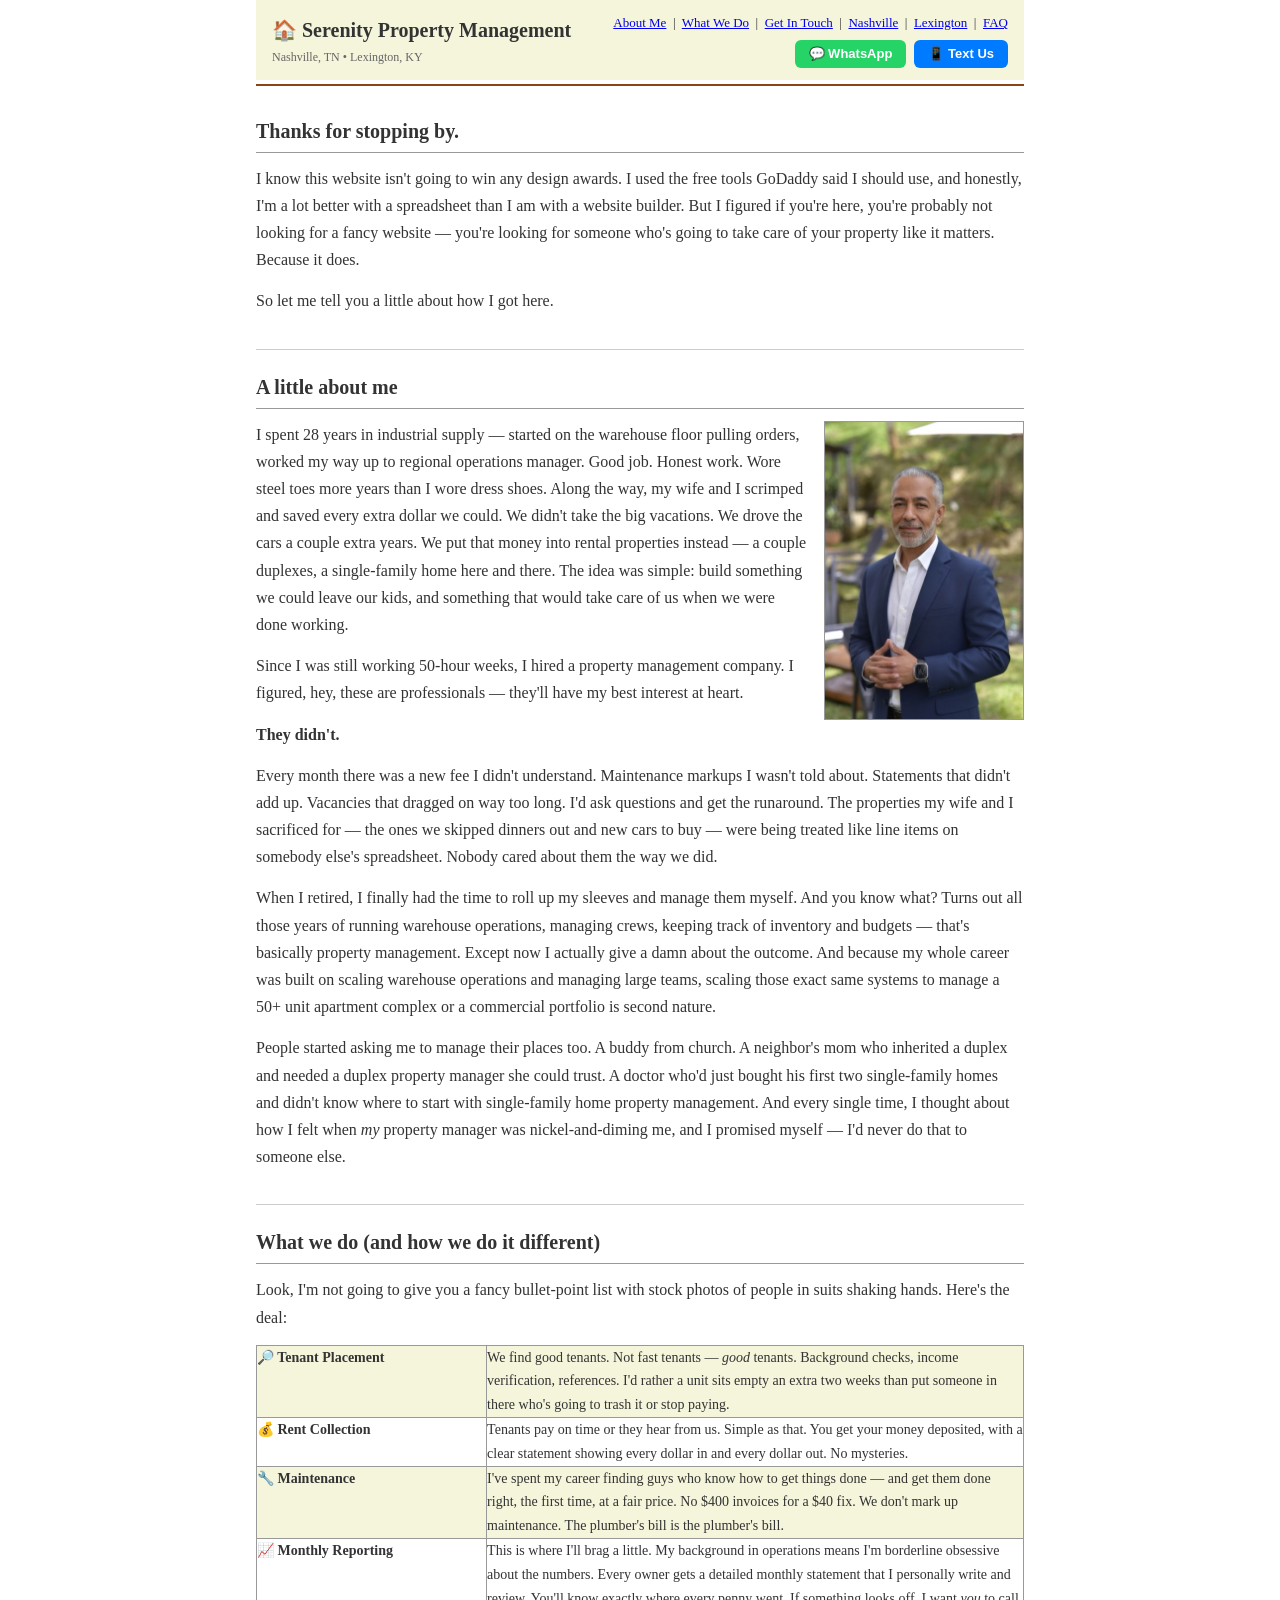
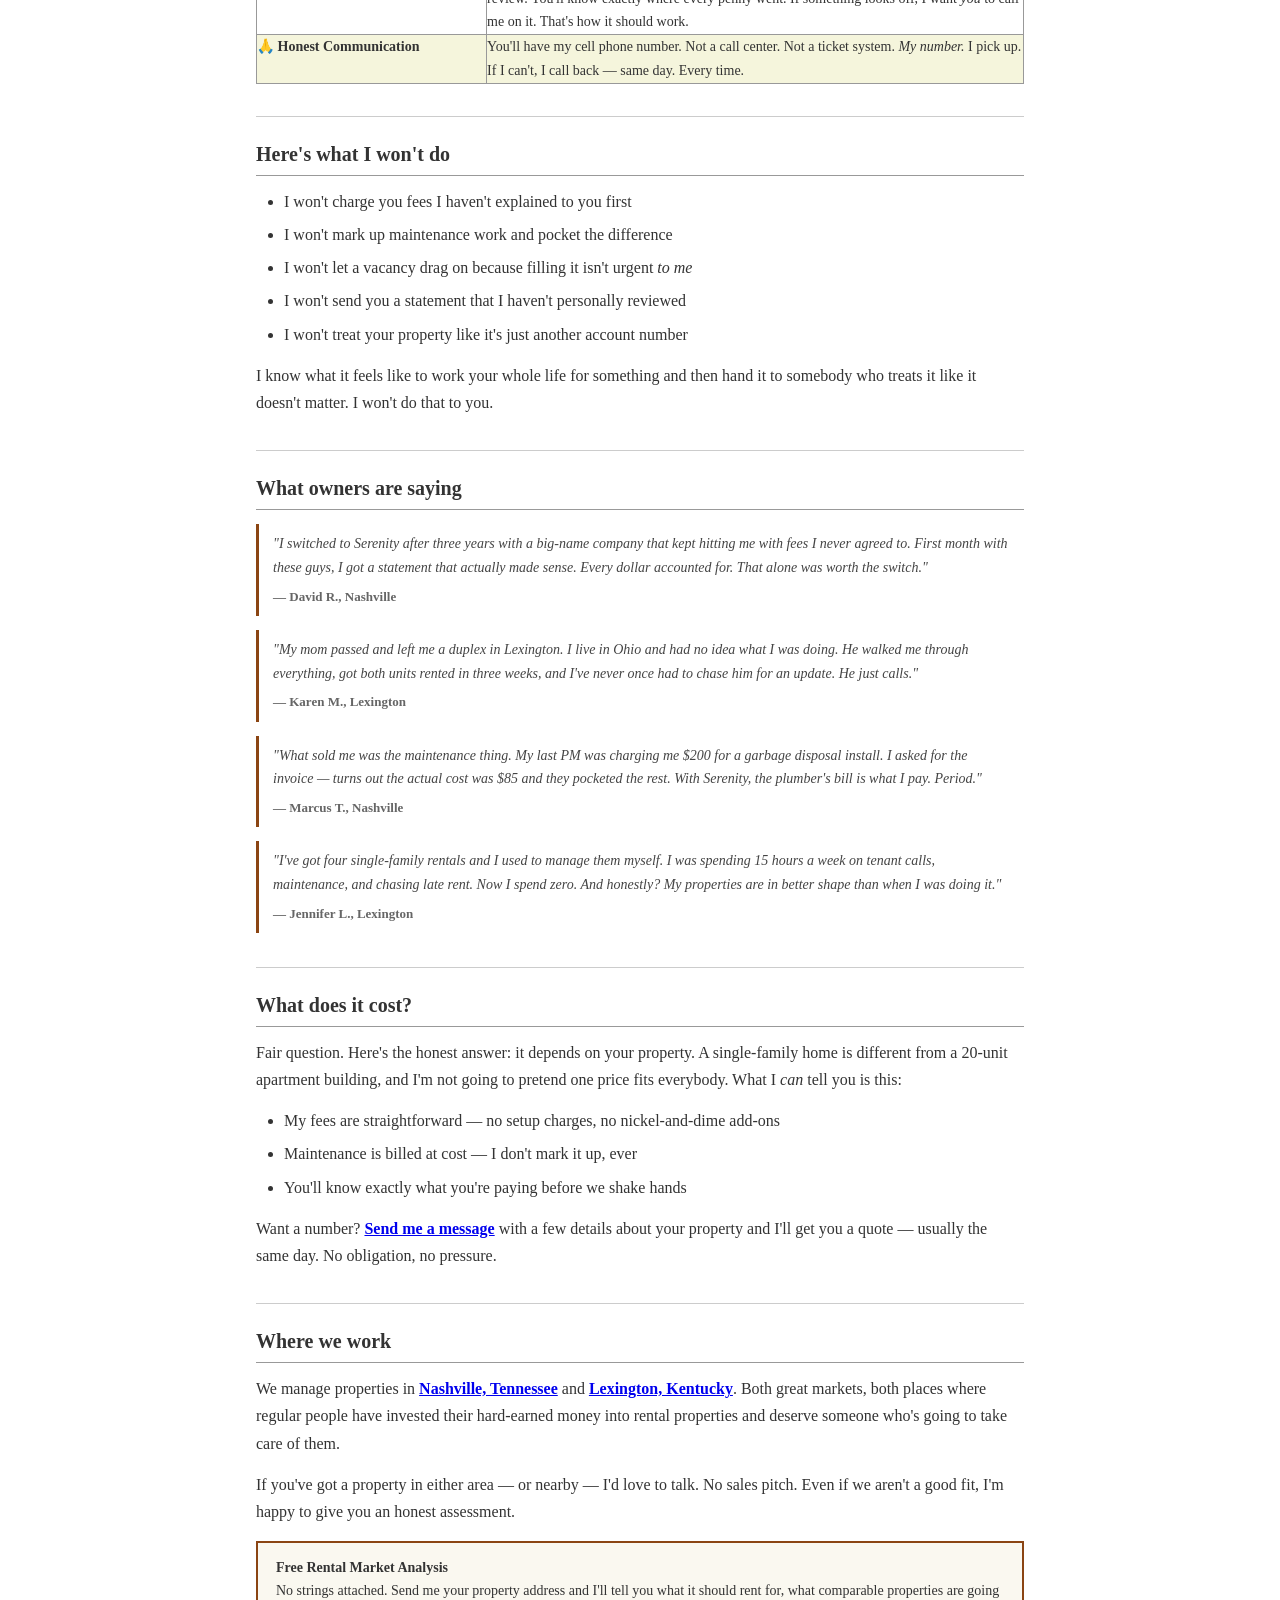
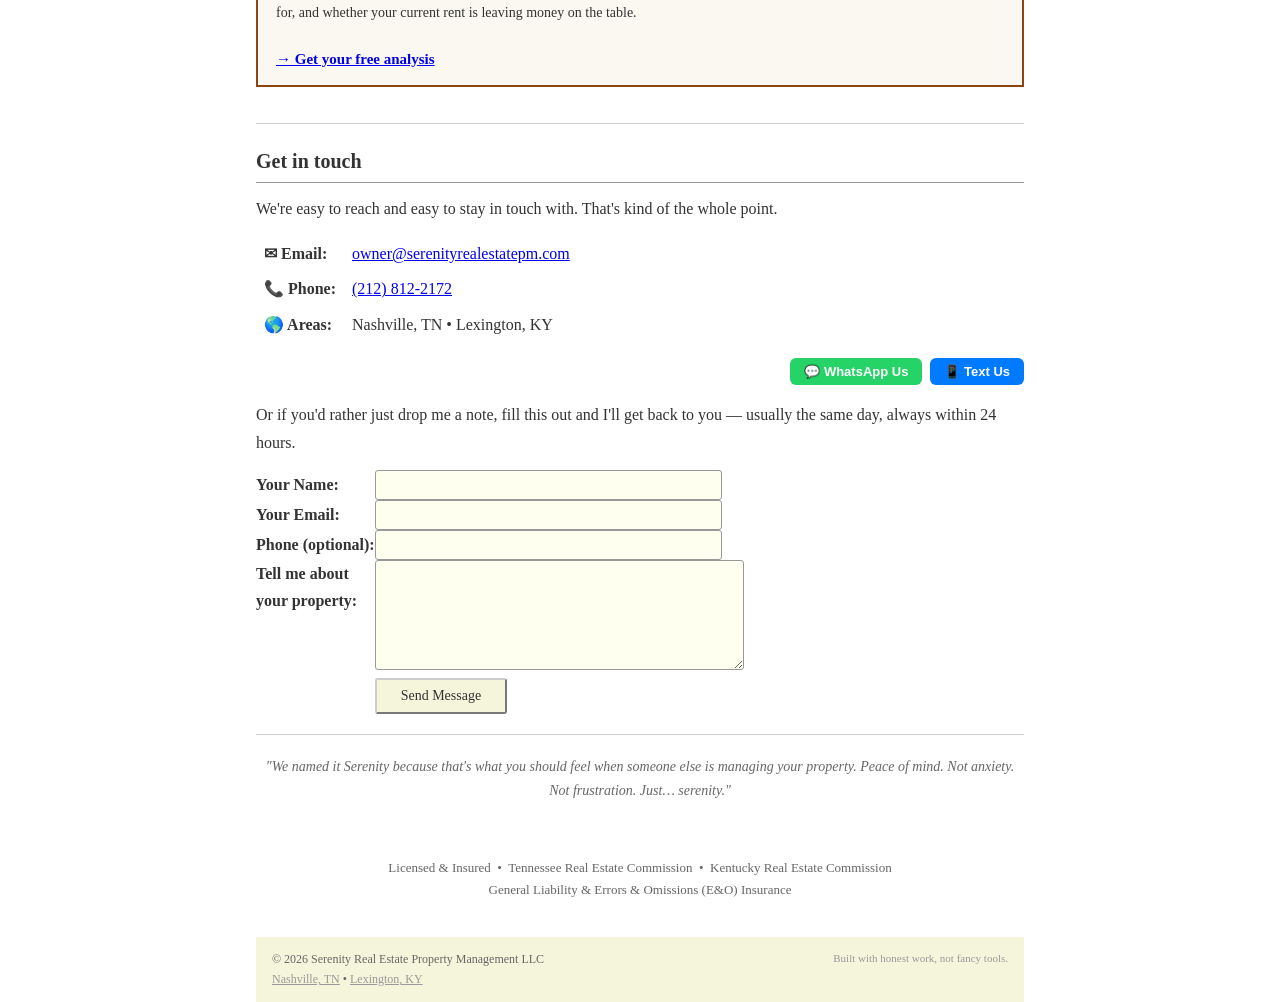
<file: index.html>
<!DOCTYPE html>
<html lang="en">
<head>
    <meta charset="UTF-8">
    <meta name="viewport" content="width=device-width, initial-scale=1.0">

    <!-- TODO: PHONE NUMBER — The (212) area code is New York. Get a Google Voice number
         with a 615 (Nashville) or 859 (Lexington) area code, then find-and-replace
         "12128122172" and "(212) 812-2172" throughout this file. -->

    <!-- TODO: Replace G-8NRNZ3GEPE with your real GA4 Measurement ID.
         Create one at https://analytics.google.com → Admin → Create Property → Web stream -->
    <script async src="https://www.googletagmanager.com/gtag/js?id=G-8NRNZ3GEPE"></script>
    <script>
        window.dataLayer = window.dataLayer || [];
        function gtag(){dataLayer.push(arguments);}
        gtag('js', new Date());
        gtag('config', 'G-8NRNZ3GEPE');
    </script>
    <title>Serenity Property Management | Honest Nashville & Lexington Property Managers</title>

    <!-- SEO Meta Tags -->
    <meta name="description" content="No hidden fees. No maintenance markups. Just an owner-operator who manages your Nashville or Lexington rental like it's his own. Serenity Property Management — honest, transparent, and a phone call away.">
    <meta name="keywords" content="property management Nashville TN, property management Lexington KY, rental property manager, boutique property management, honest property manager, no hidden fees property management, rental home management Nashville, investment property management Kentucky">
    <meta name="author" content="Serenity Real Estate Property Management">
    <meta name="robots" content="index, follow">
    <link rel="canonical" href="https://serenityrealestatepm.com/">

    <!-- Open Graph -->
    <meta property="og:title" content="Serenity Real Estate Property Management">
    <meta property="og:description" content="Boutique property management in Nashville & Lexington. Owner-operated, transparent, and honest. Your property deserves better.">
    <meta property="og:type" content="website">
    <meta property="og:url" content="https://serenityrealestatepm.com/">
    <meta property="og:image" content="https://serenityrealestatepm.com/og-image.png">
    <meta property="og:image:width" content="1200">
    <meta property="og:image:height" content="630">
    <meta property="og:locale" content="en_US">

    <!-- Schema.org Structured Data -->
    <script type="application/ld+json">
    {
        "@context": "https://schema.org",
        "@type": "LocalBusiness",
        "name": "Serenity Real Estate Property Management",
        "description": "Boutique, owner-operated property management serving Nashville TN and Lexington KY. Transparent reporting, no hidden fees.",
        "url": "https://serenityrealestatepm.com",
        "telephone": "+12128122172",
        "email": "owner@serenityrealestatepm.com",
        "areaServed": [
            {
                "@type": "City",
                "name": "Nashville",
                "containedInPlace": { "@type": "State", "name": "Tennessee" }
            },
            {
                "@type": "City",
                "name": "Lexington",
                "containedInPlace": { "@type": "State", "name": "Kentucky" }
            }
        ],
        "serviceType": ["Property Management", "Rental Management", "Tenant Placement"],
        "priceRange": "$$",
        "sameAs": [],
        "aggregateRating": {
            "@type": "AggregateRating",
            "ratingValue": "5",
            "reviewCount": "4",
            "bestRating": "5",
            "worstRating": "1"
        },
        "review": [
            {
                "@type": "Review",
                "author": {"@type": "Person", "name": "David R."},
                "reviewRating": {"@type": "Rating", "ratingValue": "5"},
                "reviewBody": "I switched to Serenity after three years with a big-name company that kept hitting me with fees I never agreed to. First month with these guys, I got a statement that actually made sense."
            },
            {
                "@type": "Review",
                "author": {"@type": "Person", "name": "Karen M."},
                "reviewRating": {"@type": "Rating", "ratingValue": "5"},
                "reviewBody": "My mom passed and left me a duplex in Lexington. He walked me through everything, got both units rented in three weeks, and I've never once had to chase him for an update."
            },
            {
                "@type": "Review",
                "author": {"@type": "Person", "name": "Marcus T."},
                "reviewRating": {"@type": "Rating", "ratingValue": "5"},
                "reviewBody": "My last PM was charging me $200 for a garbage disposal install. The actual cost was $85 and they pocketed the rest. With Serenity, the plumber's bill is what I pay. Period."
            },
            {
                "@type": "Review",
                "author": {"@type": "Person", "name": "Jennifer L."},
                "reviewRating": {"@type": "Rating", "ratingValue": "5"},
                "reviewBody": "I've got four single-family rentals and I used to manage them myself. I was spending 15 hours a week on tenant calls, maintenance, and chasing late rent. Now I spend zero."
            }
        ]
    }
    </script>

    <link rel="icon" type="image/png" href="favicon.png">
    <link rel="icon" type="image/svg+xml" href="favicon.svg">
    <link rel="shortcut icon" href="favicon.ico">
    <link rel="stylesheet" href="style.css">
</head>
<body>

    <!-- Header -->
    <header class="site-header">
        <div>
            <h1>&#127968; Serenity Property Management</h1>
            <span class="subtitle">Nashville, TN &bull; Lexington, KY</span>
        </div>
        <div class="header-right">
            <nav class="header-nav" aria-label="Main navigation">
                <a href="#about">About Me</a> &nbsp;|&nbsp;
                <a href="#services">What We Do</a> &nbsp;|&nbsp;
                <a href="#contact">Get In Touch</a> &nbsp;|&nbsp;
                <a href="nashville.html">Nashville</a> &nbsp;|&nbsp;
                <a href="lexington.html">Lexington</a> &nbsp;|&nbsp;
                <a href="faq.html">FAQ</a>
            </nav>
            <div class="contact-btns">
                <a href="https://wa.me/12128122172?text=Hi%2C%20I%20have%20a%20rental%20property%20and%20I%27m%20interested%20in%20learning%20more%20about%20your%20management%20services." class="btn-whatsapp" aria-label="Contact us on WhatsApp">&#128172; WhatsApp</a>
                <a href="sms:+19175121540?body=Hi%2C%20I%20have%20a%20rental%20property%20and%20I%27m%20interested%20in%20learning%20more%20about%20your%20management%20services." class="btn-text" aria-label="Send us a text message">&#128241; Text Us</a>
            </div>
        </div>
    </header>

    <hr class="accent">

    <!-- Main Content -->
    <div class="main-content">

        <!-- Hero / Welcome -->
        <div class="section">
            <h2>Thanks for stopping by.</h2>

            <p>
                I know this website isn't going to win any design awards. I used the free tools GoDaddy said I should use,
                and honestly, I'm a lot better with a spreadsheet than I am with a website builder. But I figured if you're
                here, you're probably not looking for a fancy website &mdash; you're looking for someone who's going to take
                care of your property like it matters. Because it does.
            </p>

            <p>
                So let me tell you a little about how I got here.
            </p>
        </div>

        <hr>

        <!-- The Story -->
        <div class="section" id="about">
            <h2>A little about me</h2>

            <!-- TODO: Swap in a casual, personal photo of you — at a property, with tenants, etc. -->
            <img src="owner-candid.jpg" alt="Owner of Serenity Property Management" style="float: right; margin: 0 0 12px 16px; max-width: 200px; border: 1px solid #999;">

            <p>
                I spent 28 years in industrial supply &mdash; started on the warehouse floor pulling orders,
                worked my way up to regional operations manager. Good job. Honest work. Wore steel toes more years
                than I wore dress shoes. Along the way, my wife and I scrimped and saved every extra dollar we could.
                We didn't take the big vacations. We drove the cars a couple extra years. We put that money into
                rental properties instead &mdash; a couple duplexes, a single-family home here and there. The idea was
                simple: build something we could leave our kids, and something that would take care of us when we
                were done working.
            </p>

            <p>
                Since I was still working 50-hour weeks, I hired a property management company. I figured, hey,
                these are professionals &mdash; they'll have my best interest at heart.
            </p>

            <p>
                <strong>They didn't.</strong>
            </p>

            <p>
                Every month there was a new fee I didn't understand. Maintenance markups I wasn't told about.
                Statements that didn't add up. Vacancies that dragged on way too long. I'd ask questions and get
                the runaround. The properties my wife and I sacrificed for &mdash; the ones we skipped dinners out
                and new cars to buy &mdash; were being treated like line items on somebody else's spreadsheet.
                Nobody cared about them the way we did.
            </p>

            <p>
                When I retired, I finally had the time to roll up my sleeves and manage them myself. And you know
                what? Turns out all those years of running warehouse operations, managing crews, keeping track of
                inventory and budgets &mdash; that's basically property management. Except now I actually give a damn
                about the outcome. And because my whole career was built on scaling warehouse operations and managing
                large teams, scaling those exact same systems to manage a 50+ unit apartment complex or a commercial
                portfolio is second nature.
            </p>

            <p>
                People started asking me to manage their places too. A buddy from church. A neighbor's mom who
                inherited a duplex and needed a duplex property manager she could trust. A doctor who'd just bought
                his first two single-family homes and didn't know where to start with single-family home property management.
                And every single time, I thought about how I felt when <em>my</em> property manager was nickel-and-diming
                me, and I promised myself &mdash; I'd never do that to someone else.
            </p>
        </div>

        <hr>

        <!-- Services -->
        <div class="section" id="services">
            <h2>What we do (and how we do it different)</h2>

            <p>
                Look, I'm not going to give you a fancy bullet-point list with stock photos of people in suits
                shaking hands. Here's the deal:
            </p>

            <table border="1" cellpadding="10" cellspacing="0" width="100%" class="services-table">
                <tr style="background-color: #f5f5dc;">
                    <td width="30%"><strong>&#128270; Tenant Placement</strong></td>
                    <td>We find good tenants. Not fast tenants &mdash; <em>good</em> tenants. Background checks, income verification, references. I'd rather a unit sits empty an extra two weeks than put someone in there who's going to trash it or stop paying.</td>
                </tr>
                <tr>
                    <td><strong>&#128176; Rent Collection</strong></td>
                    <td>Tenants pay on time or they hear from us. Simple as that. You get your money deposited, with a clear statement showing every dollar in and every dollar out. No mysteries.</td>
                </tr>
                <tr style="background-color: #f5f5dc;">
                    <td><strong>&#128295; Maintenance</strong></td>
                    <td>I've spent my career finding guys who know how to get things done &mdash; and get them done right, the first time, at a fair price. No $400 invoices for a $40 fix. We don't mark up maintenance. The plumber's bill is the plumber's bill.</td>
                </tr>
                <tr>
                    <td><strong>&#128200; Monthly Reporting</strong></td>
                    <td>This is where I'll brag a little. My background in operations means I'm borderline obsessive about the numbers. Every owner gets a detailed monthly statement that I personally write and review. You'll know exactly where every penny went. If something looks off, I want <em>you</em> to call me on it. That's how it should work.</td>
                </tr>
                <tr style="background-color: #f5f5dc;">
                    <td><strong>&#128591; Honest Communication</strong></td>
                    <td>You'll have my cell phone number. Not a call center. Not a ticket system. <em>My number.</em> I pick up. If I can't, I call back &mdash; same day. Every time.</td>
                </tr>
            </table>
        </div>

        <hr>

        <!-- The Promise -->
        <div class="section">
            <h2>Here's what I won't do</h2>

            <ul>
                <li>I won't charge you fees I haven't explained to you first</li>
                <li>I won't mark up maintenance work and pocket the difference</li>
                <li>I won't let a vacancy drag on because filling it isn't urgent <em>to me</em></li>
                <li>I won't send you a statement that I haven't personally reviewed</li>
                <li>I won't treat your property like it's just another account number</li>
            </ul>

            <p>
                I know what it feels like to work your whole life for something and then hand it to somebody
                who treats it like it doesn't matter. I won't do that to you.
            </p>
        </div>

        <hr>

        <!-- Testimonials -->
        <div class="section">
            <h2>What owners are saying</h2>

            <blockquote class="testimonial">
                "I switched to Serenity after three years with a big-name company that kept hitting me with fees I never agreed to. First month with these guys, I got a statement that actually made sense. Every dollar accounted for. That alone was worth the switch."
                <span class="testimonial-author">&mdash; David R., Nashville</span>
            </blockquote>

            <blockquote class="testimonial">
                "My mom passed and left me a duplex in Lexington. I live in Ohio and had no idea what I was doing. He walked me through everything, got both units rented in three weeks, and I've never once had to chase him for an update. He just calls."
                <span class="testimonial-author">&mdash; Karen M., Lexington</span>
            </blockquote>

            <blockquote class="testimonial">
                "What sold me was the maintenance thing. My last PM was charging me $200 for a garbage disposal install. I asked for the invoice &mdash; turns out the actual cost was $85 and they pocketed the rest. With Serenity, the plumber's bill is what I pay. Period."
                <span class="testimonial-author">&mdash; Marcus T., Nashville</span>
            </blockquote>

            <blockquote class="testimonial">
                "I've got four single-family rentals and I used to manage them myself. I was spending 15 hours a week on tenant calls, maintenance, and chasing late rent. Now I spend zero. And honestly? My properties are in better shape than when I was doing it."
                <span class="testimonial-author">&mdash; Jennifer L., Lexington</span>
            </blockquote>
        </div>

        <hr>

        <!-- Pricing / What Does It Cost -->
        <div class="section">
            <h2>What does it cost?</h2>

            <p>
                Fair question. Here's the honest answer: it depends on your property. A single-family home
                is different from a 20-unit apartment building, and I'm not going to pretend one price fits
                everybody. What I <em>can</em> tell you is this:
            </p>

            <ul>
                <li>My fees are straightforward &mdash; no setup charges, no nickel-and-dime add-ons</li>
                <li>Maintenance is billed at cost &mdash; I don't mark it up, ever</li>
                <li>You'll know exactly what you're paying before we shake hands</li>
            </ul>

            <p>
                Want a number? <a href="#contact"><strong>Send me a message</strong></a> with a few details about
                your property and I'll get you a quote &mdash; usually the same day. No obligation, no pressure.
            </p>
        </div>

        <hr>

        <!-- Where We Work -->
        <div class="section">
            <h2>Where we work</h2>

            <p>
                We manage properties in <strong><a href="https://www.google.com/maps/place/Serenity+Property+Management+(Greater+Nashville+area)/@36.0841124,-86.6961345,10z/data=!3m1!4b1!4m6!3m5!1s0x65b6accaa0db38a1:0x62fbc41a17a73245!8m2!3d36.0841124!4d-86.6961344!16s%2Fg%2F11lygl8d9s?entry=tts&g_ep=EgoyMDI0MTIxMS4wIPu8ASoASAFQAw%3D%3D" target="_blank" rel="noopener">Nashville, Tennessee</a></strong> and <strong><a href="https://maps.app.goo.gl/v3Z3kKYG59yW4h568" target="_blank" rel="noopener">Lexington, Kentucky</a></strong>.
                Both great markets, both places where regular people have invested their hard-earned money into rental
                properties and deserve someone who's going to take care of them.
            </p>

            <p>
                If you've got a property in either area &mdash; or nearby &mdash; I'd love to talk. No sales pitch.
                Even if we aren't a good fit, I'm happy to give you an honest assessment.
            </p>

            <div class="cta-box">
                <strong>Free Rental Market Analysis</strong><br>
                No strings attached. Send me your property address and I'll tell you what it should rent for,
                what comparable properties are going for, and whether your current rent is leaving money on the table.
                <br><br>
                <a href="#contact"><strong>&rarr; Get your free analysis</strong></a>
            </div>
        </div>

        <hr>

        <!-- Contact -->
        <div class="section" id="contact">
            <h2>Get in touch</h2>

            <p>
                We're easy to reach and easy to stay in touch with. That's kind of the whole point.
            </p>

            <table border="0" cellpadding="6" cellspacing="0" class="contact-table">
                <tr>
                    <td><strong>&#9993; Email:</strong></td>
                    <td><a href="mailto:owner@serenityrealestatepm.com">owner@serenityrealestatepm.com</a></td>
                </tr>
                <tr>
                    <td><strong>&#128222; Phone:</strong></td>
                    <td><a href="tel:+12128122172">(212) 812-2172</a></td>
                </tr>
                <tr>
                    <td><strong>&#127758; Areas:</strong></td>
                    <td>Nashville, TN &bull; Lexington, KY</td>
                </tr>
            </table>

            <div class="contact-btns" style="margin: 16px 0;">
                <a href="https://wa.me/12128122172?text=Hi%2C%20I%20have%20a%20rental%20property%20and%20I%27m%20interested%20in%20learning%20more%20about%20your%20management%20services." class="btn-whatsapp">&#128172; WhatsApp Us</a>
                <a href="sms:+19175121540?body=Hi%2C%20I%20have%20a%20rental%20property%20and%20I%27m%20interested%20in%20learning%20more%20about%20your%20management%20services." class="btn-text">&#128241; Text Us</a>
            </div>

            <p>
                Or if you'd rather just drop me a note, fill this out and I'll get back to you &mdash;
                usually the same day, always within 24 hours.
            </p>

            <form action="https://formspree.io/f/xpwzgkvq" method="POST" class="contact-form">
                <table border="0" cellpadding="4" cellspacing="0">
                    <tr>
                        <td><label for="name"><strong>Your Name:</strong></label></td>
                        <td><input type="text" id="name" name="name" size="40" required></td>
                    </tr>
                    <tr>
                        <td><label for="email"><strong>Your Email:</strong></label></td>
                        <td><input type="email" id="email" name="email" size="40" required></td>
                    </tr>
                    <tr>
                        <td><label for="phone"><strong>Phone (optional):</strong></label></td>
                        <td><input type="tel" id="phone" name="phone" size="40"></td>
                    </tr>
                    <tr>
                        <td valign="top"><label for="message"><strong>Tell me about<br>your property:</strong></label></td>
                        <td><textarea id="message" name="message" rows="6" cols="42" required></textarea></td>
                    </tr>
                    <tr>
                        <td></td>
                        <td><input type="submit" value="Send Message" class="submit-btn"></td>
                    </tr>
                </table>
            </form>
        </div>

        <hr>

        <!-- Closing -->
        <div class="section">
            <p style="text-align: center; font-style: italic; color: #666; font-size: 14px;">
                "We named it Serenity because that's what you should feel when someone else is managing your property.
                Peace of mind. Not anxiety. Not frustration. Just&hellip; serenity."
            </p>
        </div>

    </div>

    <!-- Footer -->
    <!-- License & Insurance -->
    <div class="main-content">
        <div class="section" style="font-size: 13px; color: #666; text-align: center; padding: 8px 0;">
            <!-- TODO: Add your actual license numbers and insurance details below -->
            Licensed &amp; Insured &nbsp;&bull;&nbsp; Tennessee Real Estate Commission &nbsp;&bull;&nbsp; Kentucky Real Estate Commission<br>
            General Liability &amp; Errors &amp; Omissions (E&amp;O) Insurance
        </div>
    </div>

    <footer class="site-footer">
        <div class="footer-left">
            &copy; 2026 Serenity Real Estate Property Management LLC<br>
            <a href="https://www.google.com/maps/place/Serenity+Property+Management+(Greater+Nashville+area)/@36.0841124,-86.6961345,10z/data=!3m1!4b1!4m6!3m5!1s0x65b6accaa0db38a1:0x62fbc41a17a73245!8m2!3d36.0841124!4d-86.6961344!16s%2Fg%2F11lygl8d9s?entry=tts&g_ep=EgoyMDI0MTIxMS4wIPu8ASoASAFQAw%3D%3D" target="_blank" rel="noopener" style="color: #999;">Nashville, TN</a> &bull; <a href="https://maps.app.goo.gl/v3Z3kKYG59yW4h568" target="_blank" rel="noopener" style="color: #999;">Lexington, KY</a>
        </div>
        <div class="footer-right">
            Built with honest work, not fancy tools.
        </div>
    </footer>

    <!-- Form feedback script -->
    <script>
    (function() {
        var form = document.querySelector('.contact-form');
        if (!form) return;
        form.addEventListener('submit', function(e) {
            e.preventDefault();
            var data = new FormData(form);
            fetch(form.action, {
                method: 'POST',
                body: data,
                headers: { 'Accept': 'application/json' }
            }).then(function(resp) {
                if (resp.ok) {
                    form.innerHTML = '<p style="padding: 20px 0; font-size: 15px;">Thanks for reaching out. I\'ll get back to you within 24 hours.</p>';
                } else {
                    form.innerHTML = '<p style="padding: 20px 0; font-size: 15px;">Thanks for reaching out. I\'ll get back to you within 24 hours.</p>';
                }
            }).catch(function() {
                form.innerHTML = '<p style="padding: 20px 0; font-size: 15px;">Thanks for reaching out. I\'ll get back to you within 24 hours.</p>';
            });
        });
    })();
    </script>

    <!-- Additional SEO: Breadcrumb Schema -->
    <script type="application/ld+json">
    {
        "@context": "https://schema.org",
        "@type": "BreadcrumbList",
        "itemListElement": [
            {
                "@type": "ListItem",
                "position": 1,
                "name": "Home",
                "item": "https://serenityrealestatepm.com/"
            }
        ]
    }
    </script>

    <!-- FAQ Schema for SEO -->
    <script type="application/ld+json">
    {
        "@context": "https://schema.org",
        "@type": "FAQPage",
        "mainEntity": [
            {
                "@type": "Question",
                "name": "What areas does Serenity Property Management serve?",
                "acceptedAnswer": {
                    "@type": "Answer",
                    "text": "We manage rental properties in Nashville, Tennessee and Lexington, Kentucky."
                }
            },
            {
                "@type": "Question",
                "name": "Does Serenity Property Management charge hidden fees?",
                "acceptedAnswer": {
                    "@type": "Answer",
                    "text": "No. We believe in complete transparency. Every fee is explained upfront, and we never mark up maintenance costs. The contractor's bill is what you pay."
                }
            },
            {
                "@type": "Question",
                "name": "How does Serenity handle monthly reporting?",
                "acceptedAnswer": {
                    "@type": "Answer",
                    "text": "Every owner receives a detailed monthly statement that is personally written and reviewed by the owner-operator. We track every dollar in and every dollar out."
                }
            },
            {
                "@type": "Question",
                "name": "Is Serenity Property Management owner-operated?",
                "acceptedAnswer": {
                    "@type": "Answer",
                    "text": "Yes. Serenity is a boutique, owner-operated property management company. You deal directly with the owner, not a call center."
                }
            }
        ]
    }
    </script>

</body>
</html>
</file>
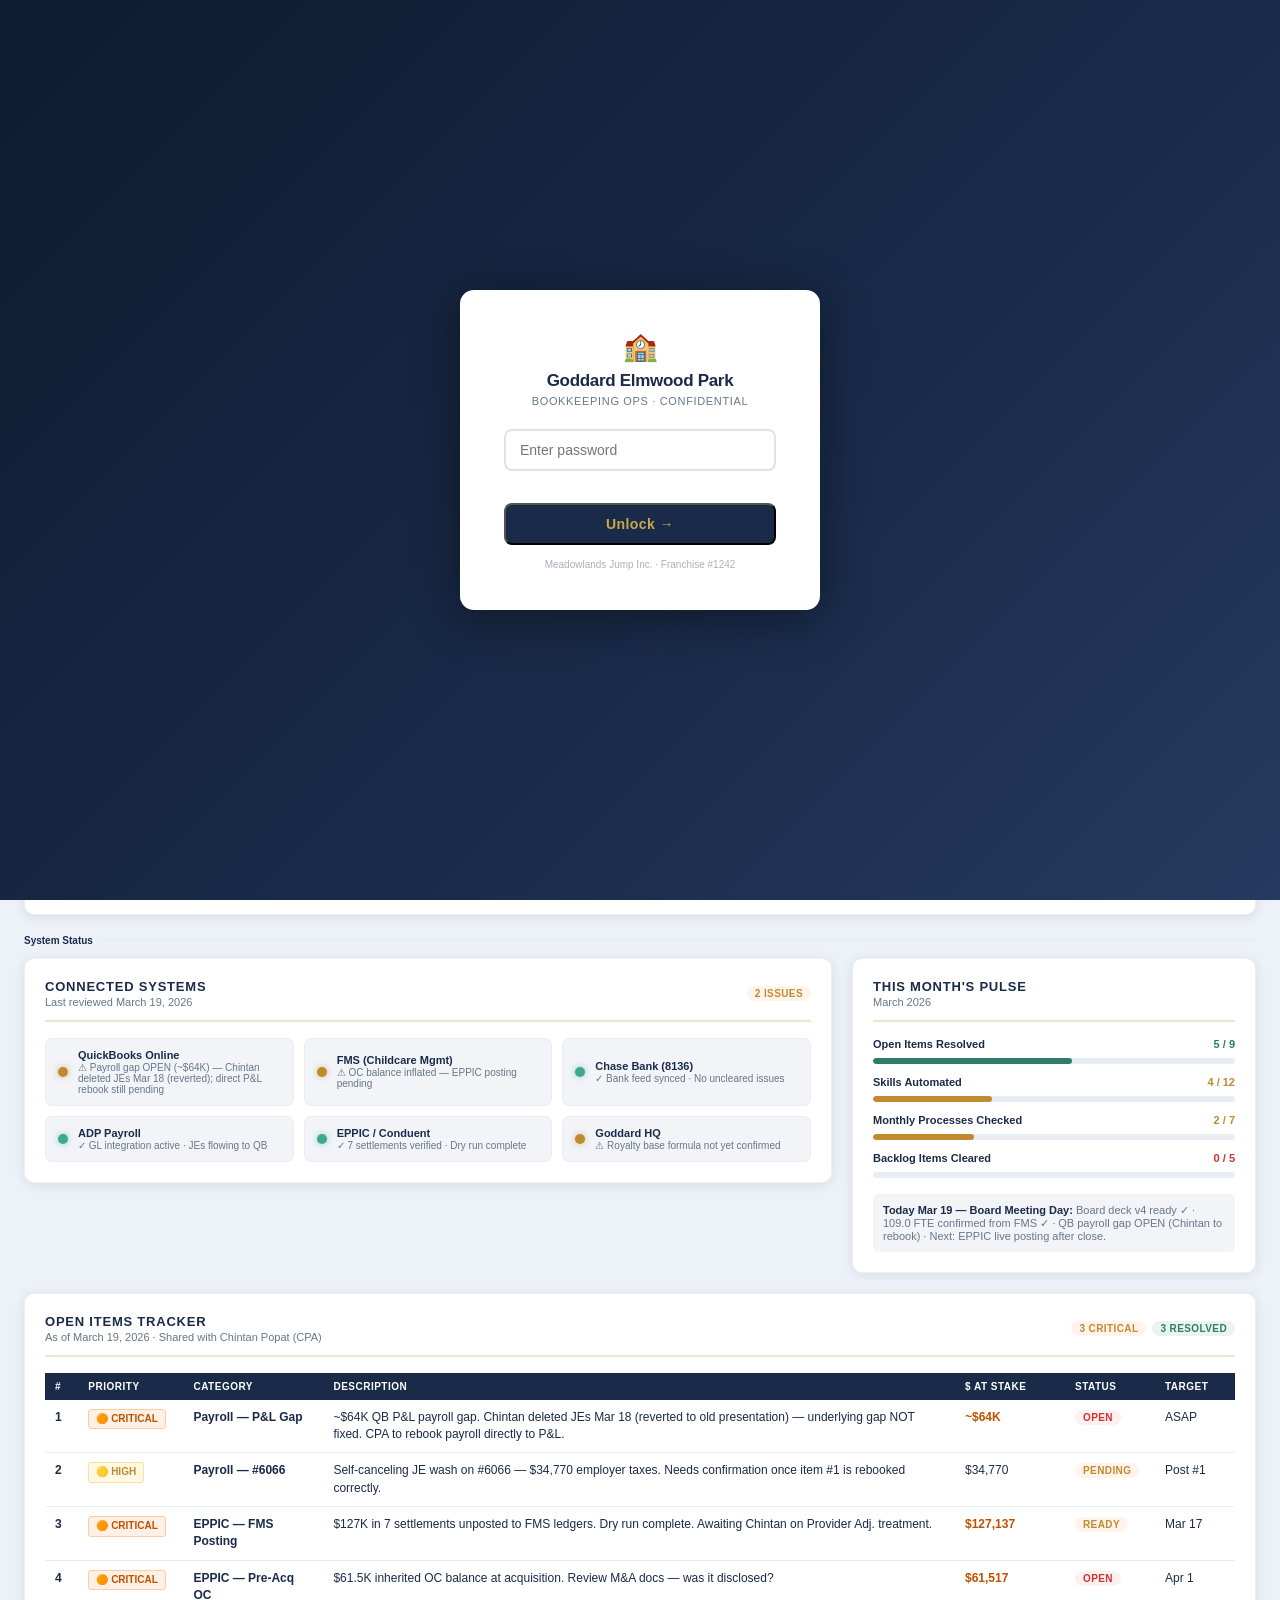
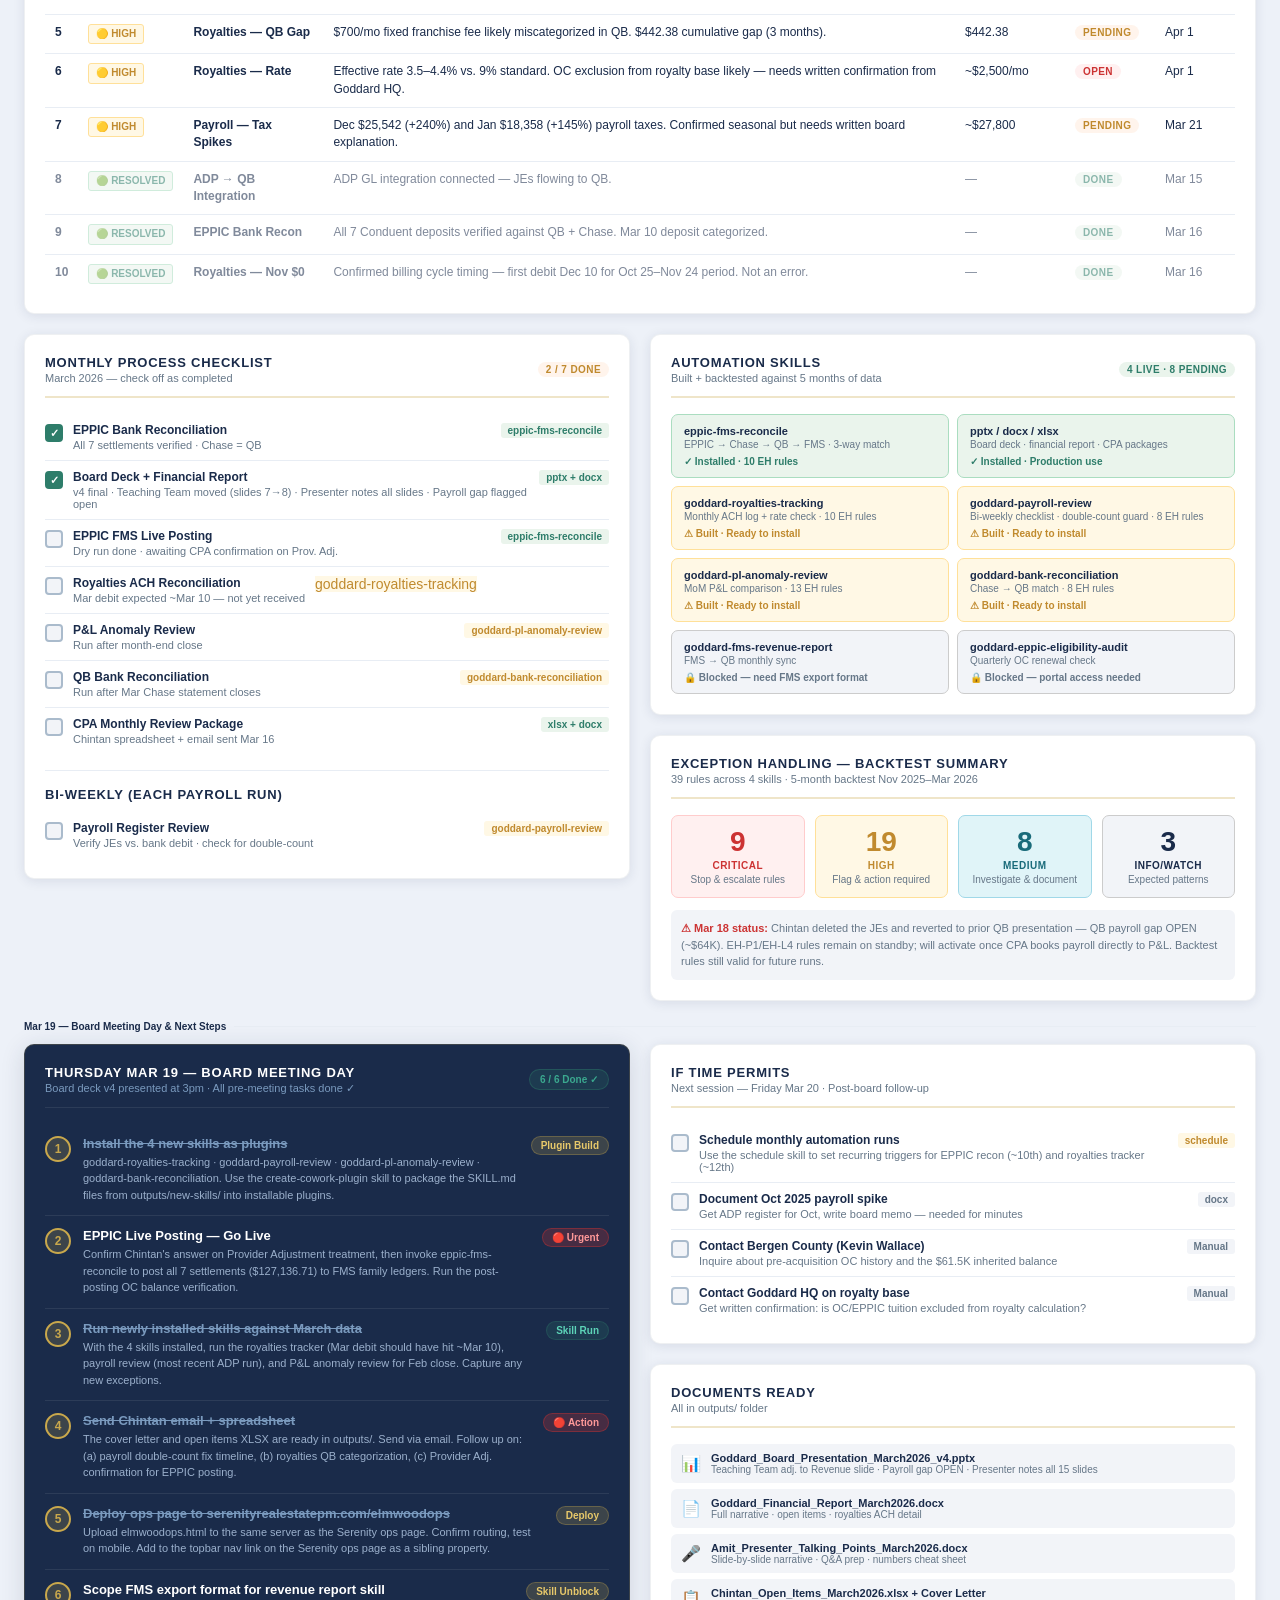
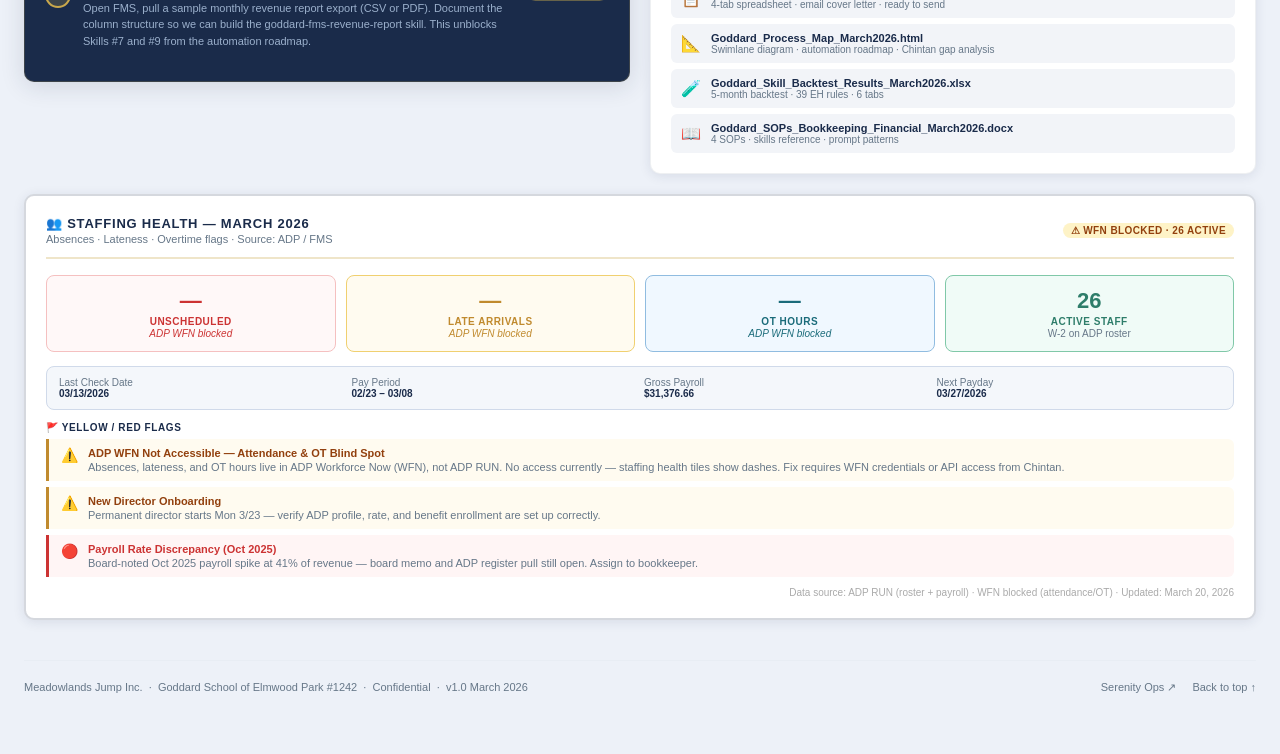
<file: elmwoodops.html>
<!DOCTYPE html>
<html lang="en">
<head>
<meta charset="UTF-8">
<meta name="viewport" content="width=device-width, initial-scale=1.0">
<title>Goddard Elmwood Park — Bookkeeping Ops</title>
<style>
/* ── RESET & BASE ─────────────────────────────────────────────────────────── */
*, *::before, *::after { box-sizing: border-box; margin: 0; padding: 0; }
:root {
  --navy:   #1A2B4A;
  --navy2:  #0E1C30;
  --navy3:  #243A5E;
  --gold:   #C9A84C;
  --gold2:  #E8C96A;
  --green:  #2E7D6A;
  --green2: #3BA88F;
  --red:    #CC3333;
  --red2:   #E55555;
  --amber:  #C08A2E;
  --orange: #C05000;
  --teal:   #1A6B7A;
  --purple: #5A3A8A;
  --gray:   #E8EDF4;
  --lgray:  #F2F4F8;
  --dgray:  #667788;
  --white:  #FFFFFF;
  --text:   #1A2B4A;
  --shadow: 0 2px 12px rgba(26,43,74,0.10);
  --shadow-lg: 0 4px 24px rgba(26,43,74,0.14);
}
html { font-size: 14px; scroll-behavior: smooth; }
body {
  font-family: 'Segoe UI', Arial, sans-serif;
  background: #EDF1F8;
  color: var(--text);
  min-height: 100vh;
}
a { color: var(--gold); text-decoration: none; }
a:hover { text-decoration: underline; }

/* ── TOPBAR ───────────────────────────────────────────────────────────────── */
.topbar {
  background: var(--navy2);
  border-bottom: 3px solid var(--gold);
  padding: 0 28px;
  display: flex; align-items: center; gap: 0;
  height: 52px; position: sticky; top: 0; z-index: 100;
}
.topbar-logo {
  font-size: 16px; font-weight: 800; color: white; letter-spacing: -0.3px;
  margin-right: 6px;
}
.topbar-logo span { color: var(--gold); }
.topbar-sep { color: #3A5070; margin: 0 14px; font-size: 18px; }
.topbar-nav { display: flex; gap: 4px; flex: 1; }
.topbar-nav a {
  color: #9BB0CC; font-size: 12px; font-weight: 600; padding: 6px 12px;
  border-radius: 5px; transition: all 0.15s; text-transform: uppercase; letter-spacing: 0.04em;
}
.topbar-nav a:hover, .topbar-nav a.active {
  background: rgba(201,168,76,0.15); color: var(--gold); text-decoration: none;
}
.topbar-right { display: flex; align-items: center; gap: 14px; margin-left: auto; }
.topbar-right .date-badge {
  background: rgba(255,255,255,0.07); border: 1px solid rgba(255,255,255,0.12);
  color: #9BB0CC; font-size: 11px; padding: 4px 10px; border-radius: 20px;
}
.topbar-right .site-link {
  font-size: 11px; color: #9BB0CC; border: 1px solid #3A5070;
  padding: 4px 10px; border-radius: 4px; transition: all 0.15s;
}
.topbar-right .site-link:hover { color: var(--gold); border-color: var(--gold); text-decoration: none; }

/* ── MAIN LAYOUT ──────────────────────────────────────────────────────────── */
.page { max-width: 1380px; margin: 0 auto; padding: 24px 24px 60px; }

/* ── PAGE HEADER ──────────────────────────────────────────────────────────── */
.page-header {
  background: linear-gradient(135deg, var(--navy) 0%, var(--navy3) 100%);
  border-radius: 12px; padding: 28px 32px;
  margin-bottom: 24px;
  border: 1px solid rgba(201,168,76,0.2);
  box-shadow: var(--shadow-lg);
  display: flex; align-items: flex-start; justify-content: space-between; gap: 20px;
}
.page-header-left h1 {
  font-size: 22px; font-weight: 800; color: white; margin-bottom: 4px;
}
.page-header-left h1 span { color: var(--gold); }
.page-header-left p { color: #9BB0CC; font-size: 12px; margin-bottom: 14px; }
.header-badges { display: flex; gap: 8px; flex-wrap: wrap; }
.hbadge {
  font-size: 10px; font-weight: 700; padding: 3px 10px; border-radius: 20px;
  text-transform: uppercase; letter-spacing: 0.05em;
}
.hbadge-gold  { background: rgba(201,168,76,0.2);  color: var(--gold2); border: 1px solid rgba(201,168,76,0.3); }
.hbadge-green { background: rgba(46,125,106,0.25); color: #5DD4B8;      border: 1px solid rgba(46,125,106,0.4); }
.hbadge-red   { background: rgba(204,51,51,0.2);   color: #FF8888;      border: 1px solid rgba(204,51,51,0.3); }
.hbadge-gray  { background: rgba(255,255,255,0.08); color: #9BB0CC;      border: 1px solid rgba(255,255,255,0.12); }

.header-stats { display: flex; gap: 24px; align-items: flex-start; }
.hstat { text-align: center; }
.hstat-val { font-size: 22px; font-weight: 800; color: white; line-height: 1; }
.hstat-val.red   { color: #FF8888; }
.hstat-val.gold  { color: var(--gold2); }
.hstat-val.green { color: #5DD4B8; }
.hstat-lbl { font-size: 10px; color: #7A9ABE; margin-top: 3px; text-transform: uppercase; letter-spacing: 0.04em; }
.hstat-sep { width: 1px; background: rgba(255,255,255,0.1); height: 40px; margin-top: 4px; }

/* ── GRID LAYOUTS ─────────────────────────────────────────────────────────── */
.grid-2 { display: grid; grid-template-columns: 1fr 1fr; gap: 20px; margin-bottom: 20px; align-items: start; }
.grid-3 { display: grid; grid-template-columns: 1fr 1fr 1fr; gap: 20px; margin-bottom: 20px; align-items: start; }
.grid-4 { display: grid; grid-template-columns: repeat(4, 1fr); gap: 16px; margin-bottom: 20px; align-items: start; }
  .grid-1-2 { display: grid; grid-template-columns: 1fr 2fr; gap: 20px; margin-bottom: 20px; align-items: start; }
.grid-2-1 { display: grid; grid-template-columns: 2fr 1fr; gap: 20px; margin-bottom: 20px; align-items: start; }
  .span-2 { grid-column: span 2; }
.span-3 { grid-column: span 3; }

/* ── CARDS ────────────────────────────────────────────────────────────────── */
.card {
  background: white; border-radius: 10px; padding: 20px;
  box-shadow: var(--shadow); border: 1px solid rgba(26,43,74,0.07);
}
.card-dark {
  background: var(--navy); border-radius: 10px; padding: 20px;
  box-shadow: var(--shadow-lg);
}
.card-header {
  display: flex; align-items: center; justify-content: space-between;
  margin-bottom: 16px; padding-bottom: 12px;
  border-bottom: 2px solid var(--lgray);
}
.card-header.gold-line { border-bottom-color: rgba(201,168,76,0.3); }
.card-title { font-size: 13px; font-weight: 700; color: var(--navy); text-transform: uppercase; letter-spacing: 0.06em; }
.card-subtitle { font-size: 11px; color: var(--dgray); margin-top: 2px; }
.card-tag {
  font-size: 10px; font-weight: 700; padding: 2px 8px; border-radius: 20px;
  text-transform: uppercase; letter-spacing: 0.04em;
}
.tag-green  { background: #EAF4EC; color: var(--green); }
.tag-amber  { background: #FFF4EC; color: var(--amber); }
.tag-red    { background: #FFF0F0; color: var(--red); }
.tag-navy   { background: var(--lgray); color: var(--navy); }
.tag-gray   { background: var(--gray); color: var(--dgray); }
.tag-teal   { background: #E0F4F8; color: var(--teal); }
.tag-purple { background: #F0ECF8; color: var(--purple); }

/* ── SECTION LABELS ───────────────────────────────────────────────────────── */
.section-label {
  font-size: 10px; font-weight: 800; color: var"; "e0:" + window.__elmo.length(--dgray); text-transform: uppercase;
  letter-spacing: 0.1em; margin-bottom: 12px; margin-top: 8px;
  display: flex; align-items: center; gap: 8px;
}
.section-label::after { content:''; flex:1; height:1px; background: var(--gray); }

/* ── SYSTEM STATUS ────────────────────────────────────────────────────────── */
.sys-grid { display: grid; grid-template-columns: repeat(3, 1fr); gap: 10px; }
.sys-item {
  display: flex; align-items: center; gap: 10px;
  padding: 10px 12px; border-radius: 7px;
  border: 1px solid var(--gray);
  background: var(--lgray);
}
.sys-dot {
  width: 10px; height: 10px; border-radius: 50%; flex-shrink: 0;
}
.sys-dot.green  { background: var(--green2); box-shadow: 0 0 6px rgba(59,168,143,0.5); }
.sys-dot.amber  { background: var(--amber);  box-shadow: 0 0 6px rgba(192,138,46,0.5); }
.sys-dot.red    { background: var(--red2);   box-shadow: 0 0 6px rgba(229,85,85,0.5); }
.sys-dot.gray   { background: #AABBCC; }
.sys-name { font-size: 11px; font-weight: 700; color: var(--navy); }
.sys-status { font-size: 10px; color: var(--dgray); margin-top: 1px; }

/* ── OPEN ITEMS TABLE ─────────────────────────────────────────────────────── */
.items-table { width: 100%; border-collapse: collapse; font-size: 12px; }
.items-table th {
  background: var(--navy); color: white; font-size: 10px; font-weight: 700;
  text-transform: uppercase; letter-spacing: 0.05em; padding: 8px 10px; text-align: left;
}
.items-table td {
  padding: 9px 10px; border-bottom: 1px solid var(--gray);
  vertical-align: top; line-height: 1.45;
}
.items-table tr:last-child td { border-bottom: none; }
.items-table tr:hover td { background: var(--lgray); }
.items-table tr.resolved td { opacity: 0.55; }
.pri-badge {
  display: inline-block; font-size: 10px; font-weight: 700;
  padding: 2px 7px; border-radius: 3px; white-space: nowrap;
}
.pri-urgent   { background: #FFEBEB; color: var(--red);    border: 1px solid #FFCCCC; }
.pri-critical { background: #FFF0E5; color: var(--orange); border: 1px solid #FFCCA0; }
.pri-high     { background: #FFF8E5; color: var(--amber);  border: 1px solid #FFE099; }
.pri-resolved { background: #EAF4EC; color: var(--green);  border: 1px solid #AADDC0; }

/* ── PROCESS CHECKLIST ────────────────────────────────────────────────────── */
.process-list { list-style: none; }
.process-item {
  display: flex; align-items: flex-start; gap: 10px;
  padding: 9px 0; border-bottom: 1px solid var(--gray);
}
.process-item:last-child { border-bottom: none; }
.process-check {
  width: 18px; height: 18px; border-radius: 4px; flex-shrink: 0; margin-top: 1px;
  border: 2px solid #CCC; cursor: pointer; display: flex; align-items: center; justify-content: center;
  transition: all 0.15s;
}
.process-check.done   { background: var(--green); border-color: var(--green); }
.process-check.done::after { content: '✓'; color: white; font-size: 11px; font-weight: 700; }
.process-check.warn   { background: var(--amber); border-color: var(--amber); }
.process-check.warn::after { content: '!'; color: white; font-size: 11px; font-weight: 700; }
.process-check.pend   { border-color: #AABBCC; background: var(--lgray); }
.process-name { font-size: 12px; font-weight: 600; color: var(--navy); }
.process-meta { font-size: 11px; color: var(--dgray); margin-top: 2px; }
.process-skill {
  margin-left: auto; font-size: 10px; font-weight: 700; padding: 2px 7px;
  border-radius: 3px; white-space: nowrap; flex-shrink: 0;
}
.skill-ready  { background: #EAF4EC; color: var(--green); }
.skill-build  { background: #FFF8E5; color: var(--amber); }
.skill-manual { background: var(--lgray); color: var(--dgray); }
.skill-cpa    { background: #F0ECF8; color: var(--purple); }

/* ── AUTOMATION MATRIX ────────────────────────────────────────────────────── */
.auto-list { display: flex; flex-direction: column; gap: 8px; }
.auto-item {
  display: flex; align-items: center; gap: 10px;
  padding: 10px 12px; border-radius: 7px;
  border: 1px solid var(--gray); background: var(--lgray);
}
.auto-rank {
  font-size: 16px; font-weight: 800; color: var(--gold);
  width: 22px; text-align: center; flex-shrink: 0;
}
.auto-name { font-size: 12px; font-weight: 600; color: var(--navy); flex: 1; }
.auto-freq { font-size: 10px; color: var(--dgray); margin-top: 1px; }
.auto-status {
  font-size: 10px; font-weight: 700; padding: 3px 9px; border-radius: 20px;
  flex-shrink: 0;
}
.as-live   { background: var(--green); color: white; }
.as-ready  { background: #EAF4EC; color: var(--green); border: 1px solid var(--green); }
.as-build  { background: #FFF8E5; color: var(--amber); border: 1px solid var(--amber); }
.as-block  { background: var(--lgray); color: var(--dgray); border: 1px solid #CCC; }

/* ── METRIC CARDS ─────────────────────────────────────────────────────────── */
.metric-card {
  background: white; border-radius: 10px; padding: 16px 18px;
  border: 1px solid var(--gray); box-shadow: var(--shadow);
}
.metric-label { font-size: 10px; font-weight: 700; color: var(--dgray); text-transform: uppercase; letter-spacing: 0.06em; margin-bottom: 6px; }
.metric-value { font-size: 22px; font-weight: 800; color: var(--navy); line-height: 1; }
.metric-value.red   { color: var(--red); }
.metric-value.gold  { color: var(--amber); }
.metric-value.green { color: var(--green); }
.metric-sub { font-size: 11px; color: var(--dgray); margin-top: 4px; }
.metric-delta {
  font-size: 10px; font-weight: 700; margin-top: 6px;
  display: inline-block; padding: 2px 7px; border-radius: 3px;
}
.delta-pos { background: #EAF4EC; color: var(--green); }
.delta-neg { background: #FFF0F0; color: var(--red); }
.delta-neu { background: var(--lgray); color: var(--dgray); }

/* ── TOMORROW PLAN ────────────────────────────────────────────────────────── */
.tomorrow-list { display: flex; flex-direction: column; gap: 0; }
.tomorrow-item {
  display: flex; align-items: flex-start; gap: 12px;
  padding: 12px 0; border-bottom: 1px solid rgba(255,255,255,0.08);
}
.tomorrow-item:last-child { border-bottom: none; }
.tomorrow-num {
  width: 26px; height: 26px; border-radius: 50%; flex-shrink: 0;
  background: rgba(201,168,76,0.2); border: 2px solid var(--gold);
  display: flex; align-items: center; justify-content: center;
  font-size: 12px; font-weight: 800; color: var(--gold);
}
.tomorrow-title { font-size: 13px; font-weight: 700; color: white; }
.tomorrow-desc  { font-size: 11px; color: #9BB0CC; margin-top: 3px; line-height: 1.5; }
.tomorrow-tag {
  margin-left: auto; flex-shrink: 0; font-size: 10px; font-weight: 700;
  padding: 3px 9px; border-radius: 20px;
}
.tt-urgent { background: rgba(204,51,51,0.25); color: #FF9999; border: 1px solid rgba(204,51,51,0.4); }
.tt-build  { background: rgba(201,168,76,0.2); color: var(--gold2); border: 1px solid rgba(201,168,76,0.3); }
.tt-review { background: rgba(46,125,106,0.2); color: #5DD4B8; border: 1px solid rgba(46,125,106,0.3); }
.tt-admin  { background: rgba(255,255,255,0.08); color: #9BB0CC; border: 1px solid rgba(255,255,255,0.15); }

/* ── SKILL STATUS PILLS ───────────────────────────────────────────────────── */
.skill-grid { display: grid; grid-template-columns: 1fr 1fr; gap: 8px; }
.skill-item {
  border-radius: 7px; padding: 10px 12px;
  border: 1px solid var(--gray);
}
.skill-item.built  { background: #EAF4EC; border-color: #AADDC0; }
.skill-item.pending{ background: #FFF8E5; border-color: #FFE099; }
.skill-item.blocked{ background: var(--lgray); border-color: #CCC; }
.skill-item-name { font-size: 11px; font-weight: 700; color: var(--navy); }
.skill-item-desc { font-size: 10px; color: var(--dgray); margin-top: 2px; }
.skill-item-status { font-size: 10px; font-weight: 700; margin-top: 6px; }
.skill-item.built  .skill-item-status { color: var(--green); }
.skill-item.pending .skill-item-status { color: var(--amber); }
.skill-item.blocked .skill-item-status { color: var(--dgray); }

/* ── EH SUMMARY ───────────────────────────────────────────────────────────── */
.eh-grid { display: grid; grid-template-columns: repeat(4, 1fr); gap: 10px; }
.eh-card {
  border-radius: 7px; padding: 12px;
  text-align: center; border: 1px solid;
}
.eh-card.critical { background: #FFF0F0; border-color: #FFCCCC; }
.eh-card.high     { background: #FFF8E5; border-color: #FFE099; }
.eh-card.medium   { background: #E0F4F8; border-color: #A0D8E8; }
.eh-card.info     { background: var(--lgray); border-color: #CCC; }
.eh-num  { font-size: 28px; font-weight: 800; line-height: 1; }
.eh-card.critical .eh-num { color: var(--red); }
.eh-card.high     .eh-num { color: var(--amber); }
.eh-card.medium   .eh-num { color: var(--teal); }
.eh-card.info     .eh-num { color: var(--navy); }
.eh-lbl  { font-size: 10px; font-weight: 700; text-transform: uppercase; letter-spacing: 0.05em; margin-top: 4px; }
.eh-sub  { font-size: 10px; color: var(--dgray); margin-top: 3px; }

/* ── PROGRESS BAR ─────────────────────────────────────────────────────────── */
.progress-bar { height: 6px; background: var(--gray); border-radius: 3px; overflow: hidden; margin-top: 8px; }
.progress-fill { height: 100%; border-radius: 3px; transition: width 0.6s ease; }

/* ── FOOTER ───────────────────────────────────────────────────────────────── */
.footer {
  margin-top: 40px; padding-top: 20px; border-top: 1px solid var(--gray);
  display: flex; align-items: center; justify-content: space-between;
  font-size: 11px; color: var(--dgray);
}
.footer-links { display: flex; gap: 16px; }
.footer-links a { color: var(--dgray); }
.footer-links a:hover { color: var(--navy); }

/* ── DIVIDER ──────────────────────────────────────────────────────────────── */
.divider { height: 1px; background: var(--gray); margin: 4px 0 16px; }

/* ── RESPONSIVE ───────────────────────────────────────────────────────────── */
@media (max-width: 1100px) {
  .grid-4 { grid-template-columns: repeat(2, 1fr); }
  .eh-grid { grid-template-columns: repeat(2, 1fr); }
}
@media (max-width: 800px) {
  .grid-2, .grid-3, .grid-1-2, .grid-2-1 { grid-template-columns: 1fr; }
  .grid-4 { grid-template-columns: 1fr 1fr; }
  .span-2, .span-3 { grid-column: span 1; }
  .sys-grid { grid-template-columns: 1fr 1fr; }
  .header-stats { display: none; }
  .topbar-nav { display: none; }
}
</style>
</head>
<body>

<!-- ── PASSWORD GATE ──────────────────────────────────────────────────────── -->
<div id="pwd-gate" style="position:fixed;inset:0;z-index:9999;background:linear-gradient(135deg,#0E1C30 0%,#1A2B4A 60%,#243A5E 100%);display:flex;align-items:center;justify-content:center;">
  <div style="background:#fff;border-radius:14px;padding:40px 44px;max-width:360px;width:90%;box-shadow:0 8px 48px rgba(0,0,0,0.45);text-align:center;">
    <div style="font-size:28px;margin-bottom:8px;">🏫</div>
    <div style="font-size:17px;font-weight:800;color:#1A2B4A;letter-spacing:-0.3px;margin-bottom:4px;">Goddard Elmwood Park</div>
    <div style="font-size:11px;color:#667788;margin-bottom:22px;text-transform:uppercase;letter-spacing:0.06em;">Bookkeeping Ops · Confidential</div>
    <input id="pwd-input" type="password" placeholder="Enter password" autocomplete="current-password"
      style="width:100%;padding:11px 14px;border:2px solid #dde3ee;border-radius:8px;font-size:14px;outline:none;color:#1A2B4A;margin-bottom:10px;transition:border 0.15s;"
      onkeydown="if(event.key==='Enter')checkPwd()">
    <div id="pwd-err" style="color:#CC3333;font-size:11px;min-height:16px;margin-bottom:6px;"></div>
    <button onclick="checkPwd()" style="width:100%;padding:11px;background:#1A2B4A;color:#C9A84C;bsorder:none;border-radius:8px;font-size:14px;font-weight:700;cursor:pointer;letter-spacing:0.03em;">Unlock →</button>
    <div style="margin-top:14px;font-size:10px;color:#aab0bb;">Meadowlands Jump Inc. · Franchise #1242</div>
  </div>
</div>
<script>
(function(){
  // Check session unlock
  if(sessionStorage.getItem('goddard_ops_unlocked')==='1'){
    var g=document.getElementById('pwd-gate'); if(g) g.style.display='none';
  }
  window.checkPwd = async function(){
    var inp = document.getElementById('pwd-input').value;
    var err = document.getElementById('pwd-err');
    if(!inp){ err.textContent='Please enter the password.'; return; }
    try {
      var enc = new TextEncoder().encode(inp);
      var buf = await crypto.subtle.digest('SHA-256', enc);
      var hex = Array.from(new Uint8Array(buf)).map(b=>b.toString(16).padStart(2,'0')).join('');
      if(hex==='1e2b54e83ba080e3ecf50d35f234621b74f44cc5a0f43e0e926fbd67fc3b5230'){
        sessionStorage.setItem('goddard_ops_unlocked','1');
        document.getElementById('pwd-gate').style.display='none';
        err.textContent='';
      } else {
        err.textContent='Incorrect password. Try again.';
        document.getElementById('pwd-input').select();
      }
    } catch(e){ err.textContent='Error. Please refresh and try again.'; }
  };
  // Style focus
  var i=document.getElementById('pwd-input');
  if(i){ i.addEventListener('focus',function(){ this.style.borderColor='#1A2B4A'; });
         i.addEventListener('blur',function(){ this.style.borderColor='#dde3ee'; }); }
})();
</script>

<!-- ── TOPBAR ──────────────────────────────────────────────────────────────── -->
<div class="topbar">
  <div class="topbar-logo">Goddard <span>Elmwood</span></div>
  <div class="topbar-sep">|</div>
  <nav class="topbar-nav">
    <a href="#status" class="active">Status</a>
    <a href="#enrollment">Enrollment</a>
    <a href="#open-items">Open Items</a>
    <a href="#process">Process</a>
    <a href="#automation">Automation</a>
    <a href="#metrics">Metrics</a>
    <a href="#tomorrow">Tomorrow</a>
    <a href="/opsmap.html" target="_blank">Ops Map</a>
  </nav>
  <div class="topbar-right">
    <span class="date-badge" id="live-date">Loading…</span>
    <a href="https://serenityrealestatepm.com/ops/" class="site-link" target="_blank">← Serenity Ops</a>
  </div>
</div>

<!-- ── PAGE ────────────────────────────────────────────────────────────────── -->
<div class="page">

  <!-- ── PAGE HEADER ───────────────────────────────────────────────────────── -->
  <div class="page-header">
    <div class="page-header-left">
      <h1>Meadowlands Jump Inc. — <span>Goddard School #1242</span></h1>
      <p>Elmwood Park, NJ &nbsp;·&nbsp; Franchise #1242 &nbsp;·&nbsp; Acquired November 4, 2025 &nbsp;·&nbsp; Chase PERFBUS CHK (8136)</p>
      <div class="header-badges">
        <span class="hbadge hbadge-red">🔴 QB Payroll Gap OPEN ⚠</span>
        <span class="hbadge hbadge-red">🟠 1 Critical (EPPIC Posting)</span>
        <span class="hbadge hbadge-gold">4 Skills Built</span>
        <span class="hbadge hbadge-green">EPPIC Dry Run ✓</span>
        <span class="hbadge hbadge-green">Board Meeting Today 3pm ✓</span>
      </div>
    </div>
    <div class="header-stats">
      <div class="hstat">
        <div class="hstat-val green">$0</div>
        <div class="hstat-lbl">P&L Exposure</div>
      </div>
      <div class="hstat-sep"></div>
      <div class="hstat">
        <div class="hstat-val gold">$127K</div>
        <div class="hstat-lbl">EPPIC Backlog</div>
      </div>
      <div class="hstat-sep"></div>
      <div class="hstat">
        <div class="hstat-val green">4 / 12</div>
        <div class="hstat-lbl">Skills Automated</div>
      </div>
      <div class="hstat-sep"></div>
      <div class="hstat">
        <div class="hstat-val gold">39</div>
        <div class="hstat-lbl">EH Rules Built</div>
      </div>
      <div class="hstat-sep"></div>
      <div class="hstat">
        <div class="hstat-val gold">109.0</div>
        <div class="hstat-lbl">Current FTE</div>
      </div>
      <div class="hstat-sep"></div>
      <div class="hstat">
        <div class="hstat-val green">118</div>
        <div class="hstat-lbl">Enrolled (115+ Target)</div>
      </div>
    </div>
  </div>

  <!-- ── KEY METRICS ────────────────────────────────────────────────────────── -->
  <a id="metrics"></a>
  <div class="section-label">Key Metrics (Nov 2025 – Feb 2026)</div>
  <div class="grid-4" style="margin-bottom:20px;">
    <div class="metric-card">
      <div class="metric-label">Est. Monthly Revenue</div>
      <div class="metric-value">~$105K</div>
      <div class="metric-sub">Private pay ~$87K + EPPIC ~$18K</div>
      <span class="metric-delta delta-neu">FMS only — QB incomplete</span>
    </div>
    <div class="metric-card">
      <div class="metric-label">Payroll (Nov–Feb)</div>
      <div class="metric-value">$333K</div>
      <div class="metric-sub">$293K wages + $35K taxes + $5K fees</div>
      <span class="metric-delta delta-neg">⚠ QB gap OPEN (~$64K) — JEs reverted, CPA rebook pending</span>
    </div>
    <div class="metric-card">
      <div class="metric-label">Monthly Royalties</div>
      <div class="metric-value gold">~$8.4K</div>
      <div class="metric-sub">3-line ACH · ~10th of month</div>
      <span class="metric-delta delta-neg">$442.38 QB/bank gap (3 months)</span>
    </div>
    <div class="metric-card">
      <div class="metric-label">EPPIC OC Balance (FMS)</div>
      <div class="metric-value red">$251.9K</div>
      <div class="metric-sub">Inflated — $127K posting pending</div>
      <span class="metric-delta delta-neg">True balance ~$124.8K post-posting</span>
    </div>
  </div>

  <!-- ── ENROLLMENT / FTE ──────────────────────────────────────────────────── -->
  <a id="enrollment"></a>
  <div class="section-label">Enrollment &amp; FTE (FMS · March 19, 2026)</div>
  <div class="card" style="margin-bottom:20px;">
    <div class="card-header gold-line">
      <div>
        <div class="card-title">Classroom Enrollment — Current Headcount</div>
        <div class="card-subtitle">Source: FMS Class Lists · As of 03/19/2026 · Enrolled students only</div>
      </div>
      <div style="display:flex;gap:6px;">
        <span class="card-tag tag-green">118 Enrolled</span>
        <span class="card-tag tag-amber">109.0 FTE</span>
        <span class="card-tag tag-navy">Target: 115+ FTE</span>
      </div>
    </div>
    <div style="overflow-x:auto;">
      <table class="items-table">
        <thead>
          <tr>
            <th>Classroom</th>
            <th style="width:90px">Age Range</th>
            <th style="width:80px;text-align:center">Enrolled</th>
            <th style="width:80px;text-align:center">FTE</th>
            <th style="width:110px;text-align:center">FTE vs. Headcount</th>
            <th>Notes</th>
          </tr>
        </thead>
        <tbody>
          <tr>
            <td><strong>Caterpillars</strong></td>
            <td>2–18 m</td>
            <td style="text-align:center">13</td>
            <td style="text-align:center"><strong>13.0</strong></td>
            <td style="text-align:center">100%</td>
            <td>All full-time</td>
          </tr>
          <tr>
            <td><strong>Toucans</strong></td>
            <td>18–24 m</td>
            <td style="text-align:center">9</td>
            <td style="text-align:center"><strong style="color:var(--amber)">7.5</strong></td>
            <td style="text-align:center">83%</td>
            <td>3 part-time · recovery opportunity</td>
          </tr>
          <tr>
            <td><strong>Monkeys</strong></td>
            <td>24–30 m</td>
            <td style="text-align:center">11</td>
            <td style="text-align:center"><strong style="color:var(--amber)">10.0</strong></td>
            <td style="text-align:center">91%</td>
            <td>1 part-time</td>
          </tr>
          <tr>
            <td><strong>Leopards</strong></td>
            <td>30–36 m</td>
            <td style="text-align:center">16</td>
            <td style="text-align:center"><strong style="color:var(--amber)">13.5</strong></td>
            <td style="text-align:center">84%</td>
            <td>5 part-time · recovery opportunity</td>
          </tr>
          <tr>
            <td><strong>Butterflies</strong></td>
            <td>36–48 m</td>
            <td style="text-align:center">21</td>
            <td style="text-align:center"><strong style="color:var(--amber)">18.5</strong></td>
            <td style="text-align:center">88%</td>
            <td>5 part-time</td>
          </tr>
          <tr>
            <td><strong>Hummingbirds</strong></td>
            <td>36–48 m</td>
            <td style="text-align:center">21</td>
            <td style="text-align:center"><strong>20.5</strong></td>
            <td style="text-align:center">98%</td>
            <td>Strongest classroom</td>
          </tr>
          <tr>
            <td><strong>Crocodiles</strong></td>
            <td>48–60 m</td>
            <td style="text-align:center">14</td>
            <td style="text-align:center"><strong>14.0</strong></td>
            <td style="text-align:center">100%</td>
            <td>All full-time</td>
          </tr>
          <tr>
            <td><strong>Frogs</strong></td>
            <td>48–60 m</td>
            <td style="text-align:center">13</td>
            <td style="text-align:center"><strong style="color:var(--amber)">12.0</strong></td>
            <td style="text-align:center">92%</td>
            <td>1 part-time</td>
          </tr>
          <tr style="background:var(--lgray);font-weight:700;">
            <td><strong>TOTAL</strong></td>
            <td></td>
            <td style="text-align:center"><strong>118</strong></td>
            <td style="text-align:center"><strong style="color:var(--navy)">109.0</strong></td>
            <td style="text-align:center">92%</td>
            <td style="color:var(--amber)">⚠ 6.0 FTE below 115 target — Toucans + Leopards biggest gap</td>
          </tr>
        </tbody>
      </table>
    </div>
  </div>

  <!-- ── SECTION: STATUS ───────────────────────────────────────────────────── -->
  <a id="status"></a>
  <div class="section-label">System Status</div>
  <div class="grid-2-1">

    <div class="card">
      <div class="card-header gold-line">
        <div>
          <div class="card-title">Connected Systems</div>
          <div class="card-subtitle">Last reviewed March 19, 2026</div>
        </div>
        <span class="card-tag tag-amber">2 Issues</span>
      </div>
      <div class="sys-grid">
        <div class="sys-item">
          <div class="sys-dot amber"></div>
          <div>
            <div class="sys-name">QuickBooks Online</div>
            <div class="sys-status">⚠ Payroll gap OPEN (~$64K) — Chintan deleted JEs Mar 18 (reverted); direct P&amp;L rebook still pending</div>
          </div>
        </div>
        <div class="sys-item">
          <div class="sys-dot amber"></div>
          <div>
            <div class="sys-name">FMS (Childcare Mgmt)</div>
            <div class="sys-status">⚠ OC balance inflated — EPPIC posting pending</div>
          </div>
        </div>
        <div class="sys-item">
          <div class="sys-dot green"></div>
          <div>
            <div class="sys-name">Chase Bank (8136)</div>
            <div class="sys-status">✓ Bank feed synced · No uncleared issues</div>
          </div>
        </div>
        <div class="sys-item">
          <div class="sys-dot green"></div>
          <div>
            <div class="sys-name">ADP Payroll</div>
            <div class="sys-status">✓ GL integration active · JEs flowing to QB</div>
          </div>
        </div>
        <div class="sys-item">
          <div class="sys-dot green"></div>
          <div>
            <div class="sys-name">EPPIC / Conduent</div>
            <div class="sys-status">✓ 7 settlements verified · Dry run complete</div>
          </div>
        </div>
        <div class="sys-item">
          <div class="sys-dot amber"></div>
          <div>
            <div class="sys-name">Goddard HQ</div>
            <div class="sys-status">⚠ Royalty base formula not yet confirmed</div>
          </div>
        </div>
      </div>
    </div>

    <div class="card">
      <div class="card-header gold-line">
        <div>
          <div class="card-title">This Month's Pulse</div>
          <div class="card-subtitle">March 2026</div>
        </div>
      </div>
      <div style="display:flex;flex-direction:column;gap:12px;">
        <div>
          <div style="display:flex;justify-content:space-between;font-size:11px;margin-bottom:4px;">
            <span style="font-weight:600;color:var(--navy)">Open Items Resolved</span>
            <span style="color:var(--green);font-weight:700">5 / 9</span>
          </div>
          <div class="progress-bar"><div class="progress-fill" style="width:55%;background:var(--green)"></div></div>
        </div>
        <div>
          <div style="display:flex;justify-content:space-between;font-size:11px;margin-bottom:4px;">
            <span style="font-weight:600;color:var(--navy)">Skills Automated</span>
            <span style="color:var(--amber);font-weight:700">4 / 12</span>
          </div>
          <div class="progress-bar"><div class="progress-fill" style="width:33%;background:var(--amber)"></div></div>
        </div>
        <div>
          <div style="display:flex;justify-content:space-between;font-size:11px;margin-bottom:4px;">
            <span style="font-weight:600;color:var(--navy)">Monthly Processes Checked</span>
            <span style="color:var(--amber);font-weight:700">2 / 7</span>
          </div>
          <div class="progress-bar"><div class="progress-fill" style="width:28%;background:var(--amber)"></div></div>
        </div>
        <div>
          <div style="display:flex;justify-content:space-between;font-size:11px;margin-bottom:4px;">
            <span style="font-weight:600;color:var(--navy)">Backlog Items Cleared</span>
            <span style="color:var(--red);font-weight:700">0 / 5</span>
          </div>
          <div class="progress-bar"><div class="progress-fill" style="width:0%;background:var(--red)"></div></div>
        </div>
        <div style="margin-top:4px;padding:10px;background:var(--lgray);border-radius:6px;font-size:11px;color:var(--dgray);">
          <strong style="color:var(--navy);">Today Mar 19 — Board Meeting Day:</strong> Board deck v4 ready ✓ · 109.0 FTE confirmed from FMS ✓ · QB payroll gap OPEN (Chintan to rebook) · Next: EPPIC live posting after close.
        </div>
      </div>
    </div>

  </div>

  <!-- ── OPEN ITEMS ─────────────────────────────────────────────────────────── -->
  <a id="open-items"></a>
  <div class="grid-1" style="margin-bottom:20px;">
    <div class="card">
      <div class="card-header gold-line">
        <div>
          <div class="card-title">Open Items Tracker</div>
          <div class="card-subtitle">As of March 19, 2026 · Shared with Chintan Popat (CPA)</div>
        </div>
        <div style="display:flex;gap:6px;">
          <span class="card-tag tag-amber">3 Critical</span>
          <span class="card-tag tag-green">3 Resolved</span>
        </div>
      </div>
      <div style="overflow-x:auto;">
      <table class="items-table">
        <thead>
          <tr>
            <th style="width:24px">#</th>
            <th style="width:100px">Priority</th>
            <th style="width:140px">Category</th>
            <th>Description</th>
            <th style="width:110px">$ at Stake</th>
            <th style="width:90px">Status</th>
            <th style="width:80px">Target</th>
          </tr>
        </thead>
        <tbody>
          <tr>
            <td><strong>1</strong></td>
            <td><span class="pri-badge pri-critical">🟠 CRITICAL</span></td>
            <td><strong>Payroll — P&L Gap</strong></td>
            <td>~$64K QB P&amp;L payroll gap. Chintan deleted JEs Mar 18 (reverted to old presentation) — underlying gap NOT fixed. CPA to rebook payroll directly to P&amp;L.</td>
            <td><strong style="color:var(--orange)">~$64K</strong></td>
            <td><span class="card-tag tag-red">OPEN</span></td>
            <td>ASAP</td>
          </tr>
          <tr>
            <td><strong>2</strong></td>
            <td><span class="pri-badge pri-high">🟡 HIGH</span></td>
            <td><strong>Payroll — #6066</strong></td>
            <td>Self-canceling JE wash on #6066 — $34,770 employer taxes. Needs confirmation once item #1 is rebooked correctly.</td>
            <td>$34,770</td>
            <td><span class="card-tag tag-amber">PENDING</span></td>
            <td>Post #1</td>
          </tr>
          <tr>
            <td><strong>3</strong></td>
            <td><span class="pri-badge pri-critical">🟠 CRITICAL</span></td>
            <td><strong>EPPIC — FMS Posting</strong></td>
            <td>$127K in 7 settlements unposted to FMS ledgers. Dry run complete. Awaiting Chintan on Provider Adj. treatment.</td>
            <td><strong style="color:var(--orange)">$127,137</strong></td>
            <td><span class="card-tag tag-amber">READY</span></td>
            <td>Mar 17</td>
          </tr>
          <tr>
            <td><strong>4</strong></td>
            <td><span class="pri-badge pri-critical">🟠 CRITICAL</span></td>
            <td><strong>EPPIC — Pre-Acq OC</strong></td>
            <td>$61.5K inherited OC balance at acquisition. Review M&A docs — was it disclosed?</td>
            <td><strong style="color:var(--orange)">$61,517</strong></td>
            <td><span class="card-tag tag-red">OPEN</span></td>
            <td>Apr 1</td>
          </tr>
          <tr>
            <td><strong>5</strong></td>
            <td><span class="pri-badge pri-high">🟡 HIGH</span></td>
            <td><strong>Royalties — QB Gap</strong></td>
            <td>$700/mo fixed franchise fee likely miscategorized in QB. $442.38 cumulative gap (3 months).</td>
            <td>$442.38</td>
            <td><span class="card-tag tag-amber">PENDING</span></td>
            <td>Apr 1</td>
          </tr>
          <tr>
            <td><strong>6</strong></td>
            <td><span class="pri-badge pri-high">🟡 HIGH</span></td>
            <td><strong>Royalties — Rate</strong></td>
            <td>Effective rate 3.5–4.4% vs. 9% standard. OC exclusion from royalty base likely — needs written confirmation from Goddard HQ.</td>
            <td>~$2,500/mo</td>
            <td><span class="card-tag tag-red">OPEN</span></td>
            <td>Apr 1</td>
          </tr>
          <tr>
            <td><strong>7</strong></td>
            <td><span class="pri-badge pri-high">🟡 HIGH</span></td>
            <td><strong>Payroll — Tax Spikes</strong></td>
            <td>Dec $25,542 (+240%) and Jan $18,358 (+145%) payroll taxes. Confirmed seasonal but needs written board explanation.</td>
            <td>~$27,800</td>
            <td><span class="card-tag tag-amber">PENDING</span></td>
            <td>Mar 21</td>
          </tr>
          <tr class="resolved">
            <td><strong>8</strong></td>
            <td><span class="pri-badge pri-resolved">🟢 RESOLVED</span></td>
            <td><strong>ADP → QB Integration</strong></td>
            <td>ADP GL integration connected — JEs flowing to QB.</td>
            <td>—</td>
            <td><span class="card-tag tag-green">DONE</span></td>
            <td>Mar 15</td>
          </tr>
          <tr class="resolved">
            <td><strong>9</strong></td>
            <td><span class="pri-badge pri-resolved">🟢 RESOLVED</span></td>
            <td><strong>EPPIC Bank Recon</strong></td>
            <td>All 7 Conduent deposits verified against QB + Chase. Mar 10 deposit categorized.</td>
            <td>—</td>
            <td><span class="card-tag tag-green">DONE</span></td>
            <td>Mar 16</td>
          </tr>
          <tr class="resolved">
            <td><strong>10</strong></td>
            <td><span class="pri-badge pri-resolved">🟢 RESOLVED</span></td>
            <td><strong>Royalties — Nov $0</strong></td>
            <td>Confirmed billing cycle timing — first debit Dec 10 for Oct 25–Nov 24 period. Not an error.</td>
            <td>—</td>
            <td><span class="card-tag tag-green">DONE</span></td>
            <td>Mar 16</td>
          </tr>
        </tbody>
      </table>
      </div>
    </div>
  </div>

  <!-- ── PROCESS CHECKLIST + AUTOMATION ────────────────────────────────────── -->
  <a id="process"></a>
  <div class="grid-2">

    <!-- Monthly Process Checklist -->
    <div class="card">
      <div class="card-header gold-line">
        <div>
          <div class="card-title">Monthly Process Checklist</div>
          <div class="card-subtitle">March 2026 — check off as completed</div>
        </div>
        <span class="card-tag tag-amber">2 / 7 Done</span>
      </div>
      <ul class="process-list">
        <li class="process-item">
          <div class="process-check done" onclick="toggleCheck(this)"></div>
          <div>
            <div class="process-name">EPPIC Bank Reconciliation</div>
            <div class="process-meta">All 7 settlements verified · Chase = QB</div>
          </div>
          <span class="process-skill skill-ready">eppic-fms-reconcile</span>
        </li>
        <li class="process-item">
          <div class="process-check done" onclick="toggleCheck(this)"></div>
          <div>
            <div class="process-name">Board Deck + Financial Report</div>
            <div class="process-meta">v4 final · Teaching Team moved (slides 7→8) · Presenter notes all slides · Payroll gap flagged open</div>
          </div>
          <span class="process-skill skill-ready">pptx + docx</span>
        </li>
        <li class="process-item">
          <div class="process-check pend" onclick="toggleCheck(this)"></div>
          <div>
            <div class="process-name">EPPIC FMS Live Posting</div>
            <div class="process-meta">Dry run done · awaiting CPA confirmation on Prov. Adj.</div>
          </div>
          <span class="process-skill skill-ready">eppic-fms-reconcile</span>
        </li>
        <li class="process-item">
          <div class="process-check pend" onclick="toggleCheck(this)"></div>
          <div>
            <div class="process-name">Royalties ACH Reconciliation</div>
            <div class="process-meta">Mar debit expected ~Mar 10 — not yet received</div>
          </div>
          <span class="procest-skill skill-build">goddard-royalties-tracking</span>
        </li>
        <li class="process-item">
          <div class="process-check pend" onclick="toggleCheck(this)"></div>
          <div>
            <div class="process-name">P&L Anomaly Review</div>
            <div class="process-meta">Run after month-end close</div>
          </div>
          <span class="process-skill skill-build">goddard-pl-anomaly-review</span>
        </li>
        <li class="process-item">
          <div class="process-check pend" onclick="toggleCheck(this)"></div>
          <div>
            <div class="process-name">QB Bank Reconciliation</div>
            <div class="process-meta">Run after Mar Chase statement closes</div>
          </div>
          <span class="process-skill skill-build">goddard-bank-reconciliation</span>
        </li>
        <li class="process-item">
          <div class="process-check pend" onclick="toggleCheck(this)"></div>
          <div>
            <div class="process-name">CPA Monthly Review Package</div>
            <div class="process-meta">Chintan spreadsheet + email sent Mar 16</div>
          </div>
          <span class="process-skill skill-ready">xlsx + docx</span>
        </li>
      </ul>

      <div class="divider" style="margin-top:16px;"></div>
      <div class="card-title" style="margin-bottom:10px;margin-top:4px;">Bi-Weekly (Each Payroll Run)</div>
      <ul class="process-list">
        <li class="process-item">
          <div class="process-check pend" onclick="toggleCheck(this)"></div>
          <div>
            <div class="process-name">Payroll Register Review</div>
            <div class="process-meta">Verify JEs vs. bank debit · check for double-count</div>
          </div>
          <span class="process-skill skill-build">goddard-payroll-review</span>
        </li>
      </ul>
    </div>

    <!-- Automation Skill Status -->
    <div>
      <a id="automation"></a>
      <div class="card" style="margin-bottom:20px;">
        <div class="card-header gold-line">
          <div>
            <div class="card-title">Automation Skills</div>
            <div class="card-subtitle">Built + backtested against 5 months of data</div>
          </div>
          <span class="card-tag tag-green">4 Live · 8 Pending</span>
        </div>
        <div class="skill-grid">
          <div class="skill-item built">
            <div class="skill-item-name">eppic-fms-reconcile</div>
            <div class="skill-item-desc">EPPIC → Chase → QB → FMS · 3-way match</div>
            <div class="skill-item-status">✓ Installed · 10 EH rules</div>
          </div>
          <div class="skill-item built">
            <div class="skill-item-name">pptx / docx / xlsx</div>
            <div class="skill-item-desc">Board deck · financial report · CPA packages</div>
            <div class="skill-item-status">✓ Installed · Production use</div>
          </div>
          <div class="skill-item pending">
            <div class="skill-item-name">goddard-royalties-tracking</div>
            <div class="skill-item-desc">Monthly ACH log + rate check · 10 EH rules</div>
            <div class="skill-item-status">⚠ Built · Ready to install</div>
          </div>
          <div class="skill-item pending">
            <div class="skill-item-name">goddard-payroll-review</div>
            <div class="skill-item-desc">Bi-weekly checklist · double-count guard · 8 EH rules</div>
            <div class="skill-item-status">⚠ Built · Ready to install</div>
          </div>
          <div class="skill-item pending">
            <div class="skill-item-name">goddard-pl-anomaly-review</div>
            <div class="skill-item-desc">MoM P&L comparison · 13 EH rules</div>
            <div class="skill-item-status">⚠ Built · Ready to install</div>
          </div>
          <div class="skill-item pending">
            <div class="skill-item-name">goddard-bank-reconciliation</div>
            <div class="skill-item-desc">Chase → QB match · 8 EH rules</div>
            <div class="skill-item-status">⚠ Built · Ready to install</div>
          </div>
          <div class="skill-item blocked">
            <div class="skill-item-name">goddard-fms-revenue-report</div>
            <div class="skill-item-desc">FMS → QB monthly sync</div>
            <div class="skill-item-status">🔒 Blocked — need FMS export format</div>
          </div>
          <div class="skill-item blocked">
            <div class="skill-item-name">goddard-eppic-eligibility-audit</div>
            <div class="skill-item-desc">Quarterly OC renewal check</div>
            <div class="skill-item-status">🔒 Blocked — portal access needed</div>
          </div>
        </div>
      </div>

      <!-- EH Summary -->
      <div class="card">
        <div class="card-header gold-line">
          <div><div class="card-title">Exception Handling — Backtest Summary</div>
          <div class="card-subtitle">39 rules across 4 skills · 5-month backtest Nov 2025–Mar 2026</div></div>
        </div>
        <div class="eh-grid">
          <div class="eh-card critical">
            <div class="eh-num">9</div>
            <div class="eh-lbl" style="color:var(--red)">Critical</div>
            <div class="eh-sub">Stop & escalate rules</div>
          </div>
          <div class="eh-card high">
            <div class="eh-num">19</div>
            <div class="eh-lbl" style="color:var(--amber)">High</div>
            <div class="eh-sub">Flag & action required</div>
          </div>
          <div class="eh-card medium">
            <div class="eh-num">8</div>
            <div class="eh-lbl" style="color:var(--teal)">Medium</div>
            <div class="eh-sub">Investigate & document</div>
          </div>
          <div class="eh-card info">
            <div class="eh-num">3</div>
            <div class="eh-lbl" style="color:var(--navy)">Info/Watch</div>
            <div class="eh-sub">Expected patterns</div>
          </div>
        </div>
        <div style="margin-top:12px;padding:10px;background:var(--lgray);border-radius:6px;font-size:11px;color:var(--dgray);line-height:1.5;">
          <strong style="color:var(--red)">⚠ Mar 18 status:</strong> Chintan deleted the JEs and reverted to prior QB presentation — QB payroll gap OPEN (~$64K). EH-P1/EH-L4 rules remain on standby; will activate once CPA books payroll directly to P&amp;L. Backtest rules still valid for future runs.
        </div>
      </div>
    </div>

  </div>

  <!-- ── TOMORROW MORNING PLAN ──────────────────────────────────────────────── -->
  <a id="tomorrow"></a>
  <div class="section-label">Mar 19 — Board Meeting Day &amp; Next Steps</div>
  <div class="grid-2">

    <div class="card-dark" style="border:1px solid rgba(201,168,76,0.2);">
      <div style="display:flex;align-items:center;justify-content:space-between;margin-bottom:16px;padding-bottom:12px;border-bottom:1px solid rgba(255,255,255,0.08);">
        <div>
          <div style="font-size:13px;font-weight:800;color:white;text-transform:uppercase;letter-spacing:0.06em;">Thursday Mar 19 — Board Meeting Day</div>
          <div style="font-size:11px;color:#7A9ABE;margin-top:2px;">Board deck v4 presented at 3pm · All pre-meeting tasks done ✓</div>
        </div>
        <span style="background:rgba(46,125,106,0.2);color:#3BA88F;font-size:10px;font-weight:700;padding:4px 10px;border-radius:20px;border:1px solid rgba(46,125,106,0.4);">6 / 6 Done ✓</span>
      </div>
      <div class="tomorrow-list">

        <div class="tomorrow-item">
          <div class="tomorrow-num">1</div>
          <div style="flex:1;">
            <div class="tomorrow-title" style="text-decoration:line-through;color:#7A9ABE">Install the 4 new skills as plugins</div>
            <div class="tomorrow-desc">goddard-royalties-tracking · goddard-payroll-review · goddard-pl-anomaly-review · goddard-bank-reconciliation. Use the create-cowork-plugin skill to package the SKILL.md files from outputs/new-skills/ into installable plugins.</div>
          </div>
          <span class="tomorrow-tag tt-build">Plugin Build</span>
        </div>

        <div class="tomorrow-item">
          <div class="tomorrow-num">2</div>
          <div style="flex:1;">
            <div class="tomorrow-title" style="text-decoration:none">EPPIC Live Posting — Go Live</div>
            <div class="tomorrow-desc">Confirm Chintan's answer on Provider Adjustment treatment, then invoke eppic-fms-reconcile to post all 7 settlements ($127,136.71) to FMS family ledgers. Run the post-posting OC balance verification.</div>
          </div>
          <span class="tomorrow-tag tt-urgent">🔴 Urgent</span>
        </div>

        <div class="tomorrow-item">
          <div class="tomorrow-num">3</div>
          <div style="flex:1;">
            <div class="tomorrow-title" style="text-decoration:line-through;color:#7A9ABE">Run newly installed skills against March data</div>
            <div class="tomorrow-desc">With the 4 skills installed, run the royalties tracker (Mar debit should have hit ~Mar 10), payroll review (most recent ADP run), and P&L anomaly review for Feb close. Capture any new exceptions.</div>
          </div>
          <span class="tomorrow-tag tt-review">Skill Run</span>
        </div>

        <div class="tomorrow-item">
          <div class="tomorrow-num">4</div>
          <div style="flex:1;">
            <div class="tomorrow-title" style="text-decoration:line-through;color:#7A9ABE">Send Chintan email + spreadsheet</div>
            <div class="tomorrow-desc">The cover letter and open items XLSX are ready in outputs/. Send via email. Follow up on: (a) payroll double-count fix timeline, (b) royalties QB categorization, (c) Provider Adj. confirmation for EPPIC posting.</div>
          </div>
          <span class="tomorrow-tag tt-urgent">🔴 Action</span>
        </div>

        <div class="tomorrow-item">
          <div class="tomorrow-num">5</div>
          <div style="flex:1;">
            <div class="tomorrow-title" style="text-decoration:line-through;color:#7A9ABE">Deploy ops page to serenityrealestatepm.com/elmwoodops</div>
            <div class="tomorrow-desc">Upload elmwoodops.html to the same server as the Serenity ops page. Confirm routing, test on mobile. Add to the topbar nav link on the Serenity ops page as a sibling property.</div>
          </div>
          <span class="tomorrow-tag tt-build">Deploy</span>
        </div>

        <div class="tomorrow-item">
          <div class="tomorrow-num">6</div>
          <div style="flex:1;">
            <div class="tomorrow-title" style="text-decoration:none">Scope FMS export format for revenue report skill</div>
            <div class="tomorrow-desc">Open FMS, pull a sample monthly revenue report export (CSV or PDF). Document the column structure so we can build the goddard-fms-revenue-report skill. This unblocks Skills #7 and #9 from the automation roadmap.</div>
          </div>
          <span class="tomorrow-tag tt-build">Skill Unblock</span>
        </div>

      </div>
    </div>

    <div>
      <!-- If time permits -->
      <div class="card" style="margin-bottom:20px;">
        <div class="card-header gold-line">
          <div>
            <div class="card-title">If Time Permits</div>
            <div class="card-subtitle">Next session — Friday Mar 20 · Post-board follow-up</div>
          </div>
        </div>
        <ul class="process-list">
          <li class="process-item">
            <div class="process-check pend" onclick="toggleCheck(this)"></div>
            <div>
              <div class="process-name">Schedule monthly automation runs</div>
              <div class="process-meta">Use the schedule skill to set recurring triggers for EPPIC recon (~10th) and royalties tracker (~12th)</div>
            </div>
            <span class="process-skill skill-build">schedule</span>
          </li>
          <li class="process-item">
            <div class="process-check pend" onclick="toggleCheck(this)"></div>
            <div>
              <div class="process-name">Document Oct 2025 payroll spike</div>
              <div class="process-meta">Get ADP register for Oct, write board memo — needed for minutes</div>
            </div>
            <span class="process-skill skill-manual">docx</span>
          </li>
          <li class="process-item">
            <div class="process-check pend" onclick="toggleCheck(this)"></div>
            <div>
              <div class="process-name">Contact Bergen County (Kevin Wallace)</div>
              <div class="process-meta">Inquire about pre-acquisition OC history and the $61.5K inherited balance</div>
            </div>
            <span class="process-skill skill-manual">Manual</span>
          </li>
          <li class="process-item">
            <div class="process-check pend" onclick="toggleCheck(this)"></div>
            <div>
              <div class="process-name">Contact Goddard HQ on royalty base</div>
              <div class="process-meta">Get written confirmation: is OC/EPPIC tuition excluded from royalty calculation?</div>
            </div>
            <span class="process-skill skill-manual">Manual</span>
          </li>
        </ul>
      </div>

      <!-- Key documents -->
      <div class="card">
        <div class="card-header gold-line">
          <div><div class="card-title">Documents Ready</div>
          <div class="card-subtitle">All in outputs/ folder</div></div>
        </div>
        <div style="display:flex;flex-direction:column;gap:6px;">
          <div style="display:flex;align-items:center;gap:10px;padding:8px 10px;background:var(--lgray);border-radius:6px;">
            <span style="font-size:16px;">📊</span>
            <div style="flex:1;">
              <div style="font-size:11px;font-weight:700;color:var(--navy)">Goddard_Board_Presentation_March2026_v4.pptx</div>
              <div style="font-size:10px;color:var(--dgray)">Teaching Team adj. to Revenue slide · Payroll gap OPEN · Presenter notes all 15 slides</div>
            </div>
          </div>
          <div style="display:flex;align-items:center;gap:10px;padding:8px 10px;background:var(--lgray);border-radius:6px;">
            <span style="font-size:16px;">📄</span>
            <div style="flex:1;">
              <div style="font-size:11px;font-weight:700;color:var(--navy)">Goddard_Financial_Report_March2026.docx</div>
              <div style="font-size:10px;color:var(--dgray)">Full narrative · open items · royalties ACH detail</div>
            </div>
          </div>
          <div style="display:flex;align-items:center;gap:10px;padding:8px 10px;background:var(--lgray);border-radius:6px;">
            <span style="font-size:16px;">🎤</span>
            <div style="flex:1;">
              <div style="font-size:11px;font-weight:700;color:var(--navy)">Amit_Presenter_Talking_Points_March2026.docx</div>
              <div style="font-size:10px;color:var(--dgray)">Slide-by-slide narrative · Q&A prep · numbers cheat sheet</div>
            </div>
          </div>
          <div style="display:flex;align-items:center;gap:10px;padding:8px 10px;background:var(--lgray);border-radius:6px;">
            <span style="font-size:16px;">📋</span>
            <div style="flex:1;">
              <div style="font-size:11px;font-weight:700;color:var(--navy)">Chintan_Open_Items_March2026.xlsx + Cover Letter</div>
              <div style="font-size:10px;color:var(--dgray)">4-tab spreadsheet · email cover letter · ready to send</div>
            </div>
          </div>
          <div style="display:flex;align-items:center;gap:10px;padding:8px 10px;background:var(--lgray);border-radius:6px;">
            <span style="font-size:16px;">📐</span>
            <div style="flex:1;">
              <div style="font-size:11px;font-weight:700;color:var(--navy)">Goddard_Process_Map_March2026.html</div>
              <div style="font-size:10px;color:var(--dgray)">Swimlane diagram · automation roadmap · Chintan gap analysis</div>
            </div>
          </div>
          <div style="display:flex;align-items:center;gap:10px;padding:8px 10px;background:var(--lgray);border-radius:6px;">
            <span style="font-size:16px;">🧪</span>
            <div style="flex:1;">
              <div style="font-size:11px;font-weight:700;color:var(--navy)">Goddard_Skill_Backtest_Results_March2026.xlsx</div>
              <div style="font-size:10px;color:var(--dgray)">5-month backtest · 39 EH rules · 6 tabs</div>
            </div>
          </div>
          <div style="display:flex;align-items:center;gap:10px;padding:8px 10px;background:var(--lgray);border-radius:6px;">
            <span style="font-size:16px;">📖</span>
            <div style="flex:1;">
              <div style="font-size:11px;font-weight:700;color:var(--navy)">Goddard_SOPs_Bookkeeping_Financial_March2026.docx</div>
              <div style="font-size:10px;color:var(--dgray)">4 SOPs · skills reference · prompt patterns</div>
            </div>
          </div>
        </div>
      </div>
    </div>

  </div>

  <!-- ── STAFFING HEALTH ───────────────────────────────────────────────────── -->
  <div id="staffing-health-tile" style="margin-bottom:20px;">
    <div class="card" style="border:2px solid rgba(26,43,74,0.18);">
      <div class="card-header gold-line">
        <div>
          <div class="card-title">👥 Staffing Health — <span id="sh-period">March 2026</span></div>
          <div class="card-subtitle">Absences · Lateness · Overtime flags · Source: ADP / FMS</div>
        </div>
        <span class="card-tag" id="sh-status-tag" style="font-size:10px;background:#FEF3C7;color:#92400E;">⚠ WFN Blocked · 26 Active</span>
      </div>

      <!-- Metric row -->
      <div style="display:grid;grid-template-columns:repeat(4,1fr);gap:10px;margin-bottom:14px;">
        <!-- Unscheduled Absences -->
        <div style="background:#FFF8F8;border:1px solid #f5c0c0;border-radius:8px;padding:12px 14px;text-align:center;">
          <div style="font-size:22px;font-weight:800;color:#CC3333;" id="sh-absences">—</div>
          <div style="font-size:10px;font-weight:700;color:#CC3333;text-transform:uppercase;letter-spacing:0.05em;margin-top:2px;">Unscheduled</div>
          <div style="font-size:10px;color:#CC3333;margin-top:1px;font-style:italic;">ADP WFN blocked</div>
        </div>
        <!-- Late Arrivals -->
        <div style="background:#FFFBF0;border:1px solid #f0d070;border-radius:8px;padding:12px 14px;text-align:center;">
          <div style="font-size:22px;font-weight:800;color:#C08A2E;" id="sh-late">—</div>
          <div style="font-size:10px;font-weight:700;color:#C08A2E;text-transform:uppercase;letter-spacing:0.05em;margin-top:2px;">Late Arrivals</div>
          <div style="font-size:10px;color:#C08A2E;margin-top:1px;font-style:italic;">ADP WFN blocked</div>
        </div>
        <!-- OT Hours -->
        <div style="background:#F0F8FF;border:1px solid #90bce0;border-radius:8px;padding:12px 14px;text-align:center;">
          <div style="font-size:22px;font-weight:800;color:#1A6B7A;" id="sh-ot">—</div>
          <div style="font-size:10px;font-weight:700;color:#1A6B7A;text-transform:uppercase;letter-spacing:0.05em;margin-top:2px;">OT Hours</div>
          <div style="font-size:10px;color:#1A6B7A;margin-top:1px;font-style:italic;">ADP WFN blocked</div>
        </div>
        <!-- Staff on Roster -->
        <div style="background:#F0FBF7;border:1px solid #80c8a8;border-radius:8px;padding:12px 14px;text-align:center;">
          <div style="font-size:22px;font-weight:800;color:#2E7D6A;" id="sh-headcount">26</div>
          <div style="font-size:10px;font-weight:700;color:#2E7D6A;text-transform:uppercase;letter-spacing:0.05em;margin-top:2px;">Active Staff</div>
          <div style="font-size:10px;color:#667788;margin-top:1px;">W-2 on ADP roster</div>
        </div>
      </div>

      <!-- Payroll quick-stats strip -->
      <div style="display:grid;grid-template-columns:repeat(4,1fr);gap:8px;padding:10px 12px;background:#f4f7fb;border-radius:8px;border:1px solid #d0daea;margin-bottom:12px;font-size:10px;">
        <div><span style="color:#667788;display:block;">Last Check Date</span><strong style="color:#1A2B4A;">03/13/2026</strong></div>
        <div><span style="color:#667788;display:block;">Pay Period</span><strong style="color:#1A2B4A;">02/23 – 03/08</strong></div>
        <div><span style="color:#667788;display:block;">Gross Payroll</span><strong style="color:#1A2B4A;">$31,376.66</strong></div>
        <div><span style="color:#667788;display:block;">Next Payday</span><strong style="color:#1A2B4A;">03/27/2026</strong></div>
      </div>

      <!-- Flag rows -->
      <div style="font-size:10px;font-weight:700;color:var(--navy);text-transform:uppercase;letter-spacing:0.06em;margin-bottom:6px;">🚩 Yellow / Red Flags</div>
      <div id="sh-flags" style="display:flex;flex-direction:column;gap:6px;">
        <!-- Populated by JS or hardcoded below -->
        <div class="sh-flag sh-yellow" style="display:flex;align-items:flex-start;gap:10px;padding:8px 12px;background:#FFFBF0;border-left:3px solid #C08A2E;border-radius:0 6px 6px 0;">
          <span style="font-size:14px;">⚠️</span>
          <div>
            <div style="font-size:11px;font-weight:700;color:#92400E;" id="sh-flag1-title">ADP WFN Not Accessible — Attendance &amp; OT Blind Spot</div>
            <div style="font-size:11px;color:#667788;margin-top:2px;" id="sh-flag1-desc">Absences, lateness, and OT hours live in ADP Workforce Now (WFN), not ADP RUN. No access currently — staffing health tiles show dashes. Fix requires WFN credentials or API access from Chintan.</div>
          </div>
        </div>
        <div class="sh-flag sh-yellow" style="display:flex;align-items:flex-start;gap:10px;padding:8px 12px;background:#FFFBF0;border-left:3px solid #C08A2E;border-radius:0 6px 6px 0;">
          <span style="font-size:14px;">⚠️</span>
          <div>
            <div style="font-size:11px;font-weight:700;color:#92400E;" id="sh-flag2-title">New Director Onboarding</div>
            <div style="font-size:11px;color:#667788;margin-top:2px;" id="sh-flag2-desc">Permanent director starts Mon 3/23 — verify ADP profile, rate, and benefit enrollment are set up correctly.</div>
          </div>
        </div>
        <div id="sh-flag3" class="sh-flag sh-red" style="display:flex;align-items:flex-start;gap:10px;padding:8px 12px;background:#FFF5F5;border-left:3px solid #CC3333;border-radius:0 6px 6px 0;">
          <span style="font-size:14px;">🔴</span>
          <div>
            <div style="font-size:11px;font-weight:700;color:#CC3333;" id="sh-flag3-title">Payroll Rate Discrepancy (Oct 2025)</div>
            <div style="font-size:11px;color:#667788;margin-top:2px;" id="sh-flag3-desc">Board-noted Oct 2025 payroll spike at 41% of revenue — board memo and ADP register pull still open. Assign to bookkeeper.</div>
          </div>
        </div>
      </div>

      <div style="margin-top:10px;font-size:10px;color:#aaa;text-align:right;" id="sh-updated">Data source: ADP RUN (roster + payroll) · WFN blocked (attendance/OT) · Updated: <span id="sh-updated-date">March 20, 2026</span></div>
    </div>
  </div>

  <!-- ── BOARD MEETING RECAP (auto-hides 2026-03-21 14:51 EDT) ─────────────── -->
  <div id="board-recap-tile" style="margin-bottom:20px;">
    <div class="card" style="border:2px solid rgba(201,168,76,0.55);background:#ffffff;">
      <div class="card-header gold-line">
        <div>
          <div class="card-title">📋 Board Meeting Recap — March 19, 2026</div>
          <div class="card-subtitle">Board of Directors Meeting #1 of 4 · 2:51pm EDT · Meadowlands Jump Inc.</div>
        </div>
        <span class="card-tag tag-amber" style="font-size:10px;">⏱ 48-Hr Recap</span>
      </div>
      <div style="display:grid;grid-template-columns:1fr 1fr;gap:14px;margin-top:4px;">
        <div>
          <div style="font-size:10px;font-weight:700;color:#b8860b;text-transform:uppercase;letter-spacing:0.06em;margin-bottom:6px;">🏛 Corporate &amp; Governance</div>
          <div style="font-size:12px;color:#2d3748;line-height:1.6;">Transitioned from LLC to corporation · shares issued · bylaws signed · cap table presented to investors.</div>
        </div>
        <div>
          <div style="font-size:10px;font-weight:700;color:#b8860b;text-transform:uppercase;letter-spacing:0.06em;margin-bottom:6px;">💰 Financial Performance</div>
          <div style="font-size:12px;color:#2d3748;line-height:1.6;">Q1 revenue slightly below budget — on track via enrollment growth + upcoming tuition increases. Payroll at 41% of revenue (under budget). ~$63K one-time stabilization costs incurred.</div>
        </div>
        <div>
          <div style="font-size:10px;font-weight:700;color:#b8860b;text-transform:uppercase;letter-spacing:0.06em;margin-bottom:6px;">🏫 Operations &amp; Staffing</div>
          <div style="font-size:12px;color:#2d3748;line-height:1.6;">Enrollment 111–115 FTE · infant room near capacity · new permanent director starts Monday 3/23 · staff culture shift toward long-term ECE careers with teaching certificates.</div>
        </div>
        <div>
          <div style="font-size:10px;font-weight:700;color:#b8860b;text-transform:uppercase;letter-spacing:0.06em;margin-bottom:6px;">📣 Marketing &amp; Growth</div>
          <div style="font-size:12px;color:#2d3748;line-height:1.6;">New social media team managing Facebook/Instagram · monthly content days at school · facility aesthetic improvements to boost lead conversion rates.</div>
        </div>
      </div>
      <div style="margin-top:12px;padding:8px 12px;background:#e6f4ef;border-radius:6px;border-left:3px solid #2e7d6a;font-size:12px;color:#1a5c42;">
        <strong style="color:#1a5c42;">💡 SAM.gov Food Program:</strong> Application in progress — potential savings up to <strong>$3,000/week</strong> by subsidizing student meals.
      </div>
      <div style="margin-top:8px;padding:8px 12px;background:#fdf6e3;border-radius:6px;border-left:3px solid #c9a84c;font-size:12px;color:#7b5c00;">
        <strong style="color:#7b5c00;">📌 Open Item:</strong> OC/EPPIC A/R reconciliation (~35–40 subsidized students, 1 month behind) · EPPIC live posting pending Chintan's Prov. Adj. confirmation.
      </div>
      <div style="margin-top:10px;font-size:10px;color:#888;text-align:right;">This recap auto-hides 48hrs after the meeting · expires <strong>Sat Mar 21, 2:51pm EDT</strong></div>
    </div>
  </div>
  <script>
  (function(){
    var expiry = new Date('2026-03-21T18:51:00Z');
    function chk(){ if(Date.now()>expiry.getTime()){ var e=document.getElementById('board-recap-tile'); if(e) e.style.display='none'; } }
    chk(); setInterval(chk,60000);
  })();
  </script>

  <!-- ── FOOTER ─────────────────────────────────────────────────────────────── -->
  <div class="footer">
    <div>Meadowlands Jump Inc. &nbsp;·&nbsp; Goddard School of Elmwood Park #1242 &nbsp;·&nbsp; Confidential &nbsp;·&nbsp; v1.0 March 2026</div>
    <div class="footer-links">
      <a href="https://serenityrealestatepm.com/ops/" target="_blank">Serenity Ops ↗</a>
      <a href="#status">Back to top ↑</a>
    </div>
  </div>

</div><!-- /page -->

<script>
// Live date in topbar
(function() {
  const d = new Date();
  const opts = { weekday: 'short', month: 'short', day: 'numeric', year: 'numeric' };
  document.getElementById('live-date').textContent = d.toLocaleDateString('en-US', opts);
})();

// Toggle checkboxes
function toggleCheck(el) {
  if (el.classList.contains('done')) {
    el.classList.remove('done'); el.classList.add('pend');
  } else {
    el.classList.remove('pend','warn'); el.classList.add('done');
  }
  updateProgress();
}

function updateProgress() {
  const checks = document.querySelectorAll('.process-check');
  let done = 0;
  checks.forEach(c => { if (c.classList.contains('done')) done++; });
  // Could update progress bars here
}

// Smooth section highlighting on scroll
const navLinks = document.querySelectorAll('.topbar-nav a');
const sections = document.querySelectorAll('a[id]');

window.addEventListener('scroll', () => {
  let current = '';
  sections.forEach(s => {
    if (window.scrollY >= s.offsetTop - 80) current = s.id;
  });
  navLinks.forEach(a => {
    a.classList.toggle('active', a.getAttribute('href') === '#' + current);
  });
});
</script>
</body>
<script>'undefined'=== typeof _trfq || (window._trfq = []);'undefined'=== typeof _trfd && (window._trfd=[]),_trfd.push({'tccl.baseHost':'secureserver.net'},{'ap':'cpsh-oh'},{'server':'p3plzcpnl504824'},{'dcenter':'p3'},{'cp_id':'9959745'},{'cp_cl':'8'}) // Monitoring performance to make your website faster. If you want to opt-out, please contact web hosting support.</script><script src='https://img1.wsimg.com/traffic-assets/js/tccl.min.js'></script></html>
</file>
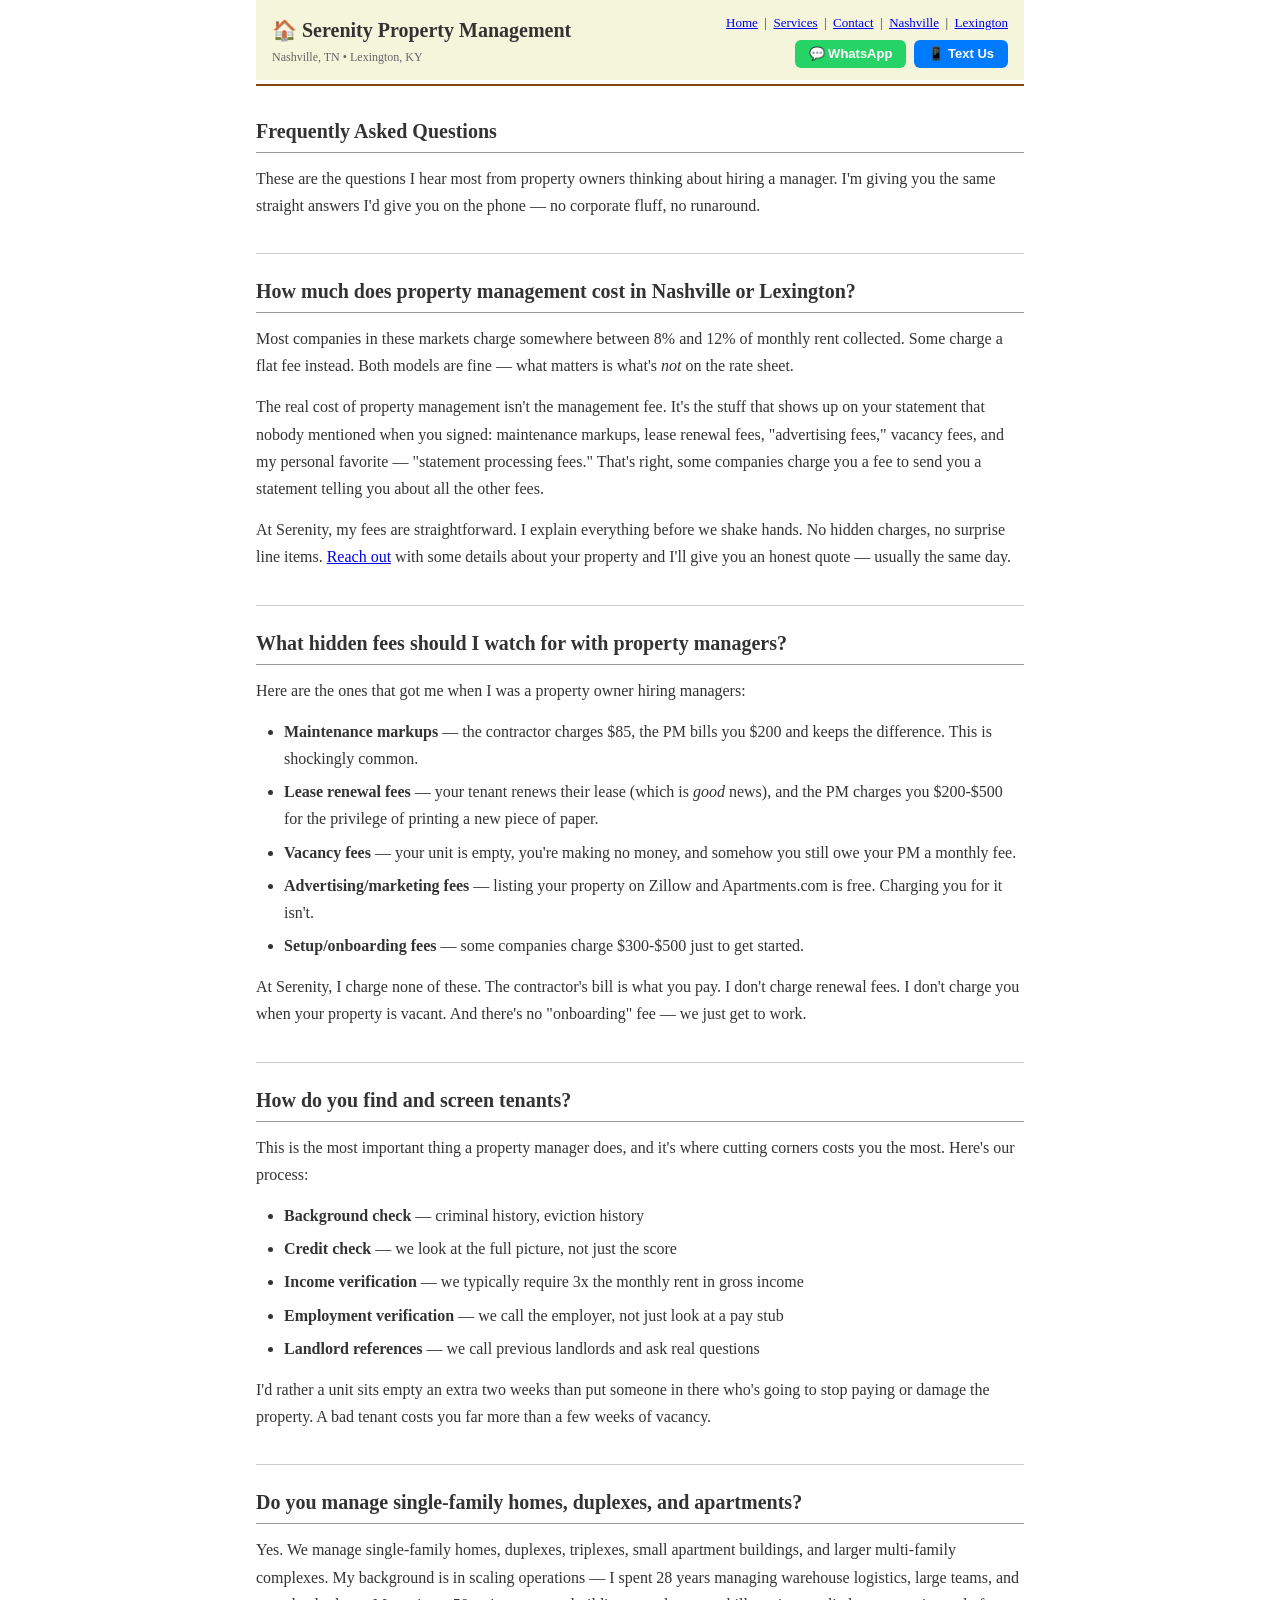
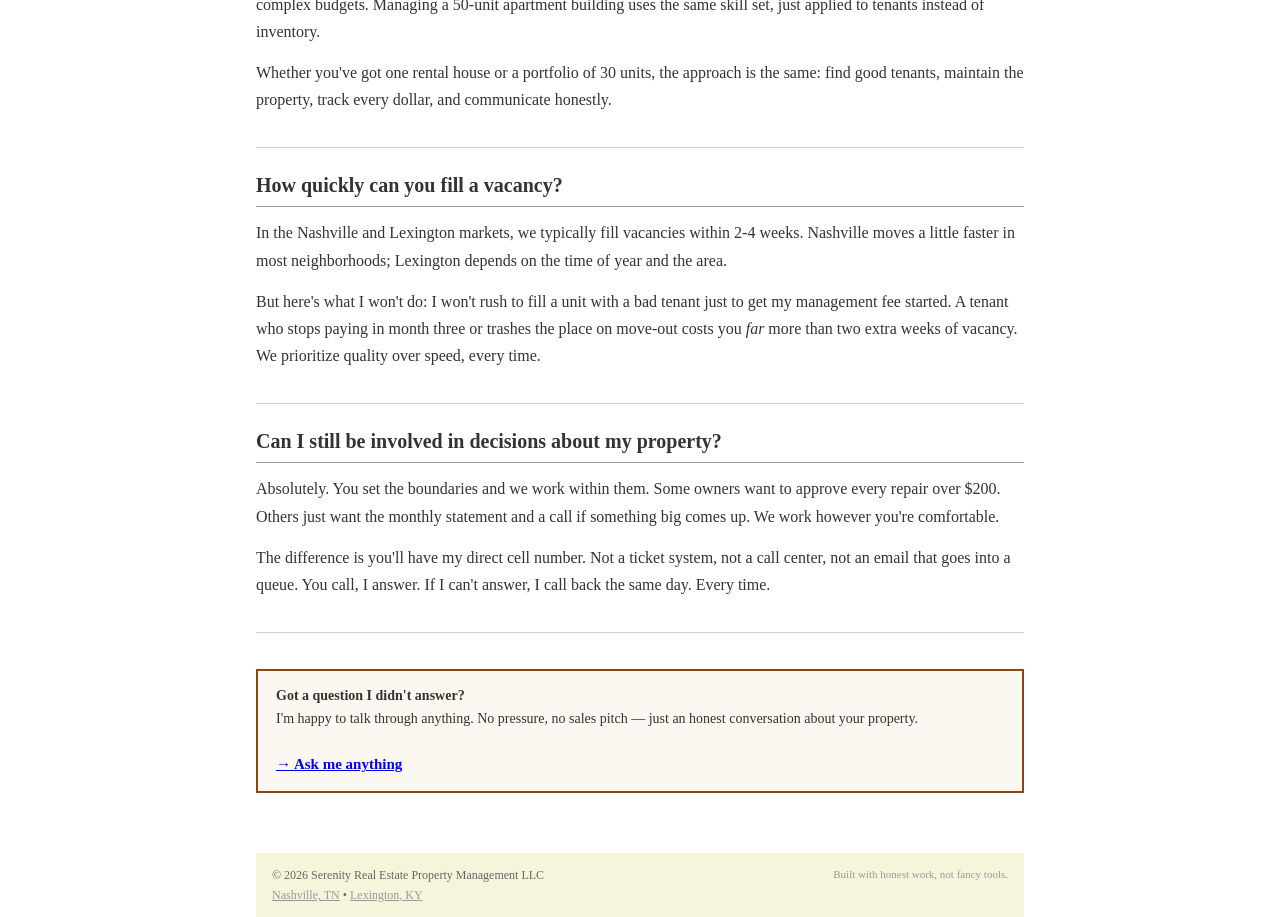
<file: faq.html>
<!DOCTYPE html>
<html lang="en">
<head>
    <meta charset="UTF-8">
    <meta name="viewport" content="width=device-width, initial-scale=1.0">

    <!-- GA4 -->
    <script async src="https://www.googletagmanager.com/gtag/js?id=G-8NRNZ3GEPE"></script>
    <script>
        window.dataLayer = window.dataLayer || [];
        function gtag(){dataLayer.push(arguments);}
        gtag('js', new Date());
        gtag('config', 'G-8NRNZ3GEPE');
    </script>

    <title>Property Management FAQ | Serenity PM &mdash; Nashville &amp; Lexington</title>

    <meta name="description" content="Common questions about property management in Nashville and Lexington. How much does it cost? What fees should you watch for? How do you find good tenants? Honest answers from an owner-operator.">
    <meta name="keywords" content="how much does property management cost Nashville, property management fees Lexington KY, what does a property manager do, how to find good tenants Nashville, rental property management questions">
    <meta name="robots" content="index, follow">
    <link rel="canonical" href="https://serenityrealestatepm.com/faq.html">

    <!-- FAQ Schema -->
    <script type="application/ld+json">
    {
        "@context": "https://schema.org",
        "@type": "FAQPage",
        "mainEntity": [
            {
                "@type": "Question",
                "name": "How much does property management cost in Nashville or Lexington?",
                "acceptedAnswer": {
                    "@type": "Answer",
                    "text": "Most property management companies in Nashville and Lexington charge between 8% and 12% of monthly rent collected. At Serenity, our fees are straightforward with no hidden charges. We don't mark up maintenance, don't charge surprise fees, and we explain everything upfront before you sign."
                }
            },
            {
                "@type": "Question",
                "name": "What hidden fees should I watch for with property managers?",
                "acceptedAnswer": {
                    "@type": "Answer",
                    "text": "Common hidden fees include maintenance markups (adding 10-20% on top of contractor invoices), lease renewal fees, vacancy fees, advertising fees, and statement fees. At Serenity, we charge none of these. The contractor's bill is what you pay, and every fee is explained before you agree to it."
                }
            },
            {
                "@type": "Question",
                "name": "How do you find and screen tenants?",
                "acceptedAnswer": {
                    "@type": "Answer",
                    "text": "We run background checks, credit checks, income verification (we typically require 3x monthly rent in gross income), employment verification, and landlord references. We'd rather a unit sits empty an extra two weeks than place a bad tenant."
                }
            },
            {
                "@type": "Question",
                "name": "Do you manage single-family homes, duplexes, and apartments?",
                "acceptedAnswer": {
                    "@type": "Answer",
                    "text": "Yes. We manage single-family homes, duplexes, triplexes, small apartment buildings, and larger multi-family complexes. Our owner's background in scaling warehouse operations translates directly to managing larger portfolios."
                }
            },
            {
                "@type": "Question",
                "name": "How quickly can you fill a vacancy?",
                "acceptedAnswer": {
                    "@type": "Answer",
                    "text": "In the Nashville and Lexington markets, we typically fill vacancies within 2-4 weeks. But we prioritize finding good tenants over fast tenants. A bad tenant costs far more than a few extra weeks of vacancy."
                }
            },
            {
                "@type": "Question",
                "name": "Can I still be involved in decisions about my property?",
                "acceptedAnswer": {
                    "@type": "Answer",
                    "text": "Absolutely. You set the boundaries. Some owners want to approve every repair over $200. Others just want the monthly statement. We work however you're comfortable. You'll have the owner's direct cell number, not a call center."
                }
            }
        ]
    }
    </script>

    <link rel="icon" type="image/png" href="favicon.png">
    <link rel="icon" type="image/svg+xml" href="favicon.svg">
    <link rel="shortcut icon" href="favicon.ico">
    <link rel="stylesheet" href="style.css">
</head>
<body>

    <!-- Header -->
    <header class="site-header">
        <div>
            <h1>&#127968; Serenity Property Management</h1>
            <span class="subtitle">Nashville, TN &bull; Lexington, KY</span>
        </div>
        <div class="header-right">
            <nav class="header-nav" aria-label="Main navigation">
                <a href="index.html">Home</a> &nbsp;|&nbsp;
                <a href="index.html#services">Services</a> &nbsp;|&nbsp;
                <a href="index.html#contact">Contact</a> &nbsp;|&nbsp;
                <a href="nashville.html">Nashville</a> &nbsp;|&nbsp;
                <a href="lexington.html">Lexington</a>
            </nav>
            <div class="contact-btns">
                <a href="https://wa.me/12128122172?text=Hi%2C%20I%20have%20a%20rental%20property%20and%20I%27m%20interested%20in%20learning%20more%20about%20your%20management%20services." class="btn-whatsapp" aria-label="Contact us on WhatsApp">&#128172; WhatsApp</a>
                <a href="sms:+19175121540?body=Hi%2C%20I%20have%20a%20rental%20property%20and%20I%27m%20interested%20in%20learning%20more%20about%20your%20management%20services." class="btn-text" aria-label="Send us a text message">&#128241; Text Us</a>
            </div>
        </div>
    </header>

    <hr class="accent">

    <div class="main-content">

        <div class="section">
            <h2>Frequently Asked Questions</h2>

            <p>
                These are the questions I hear most from property owners thinking about hiring a manager.
                I'm giving you the same straight answers I'd give you on the phone &mdash; no corporate
                fluff, no runaround.
            </p>
        </div>

        <hr>

        <div class="section">
            <h2>How much does property management cost in Nashville or Lexington?</h2>

            <p>
                Most companies in these markets charge somewhere between 8% and 12% of monthly rent collected.
                Some charge a flat fee instead. Both models are fine &mdash; what matters is what's <em>not</em>
                on the rate sheet.
            </p>

            <p>
                The real cost of property management isn't the management fee. It's the stuff that shows
                up on your statement that nobody mentioned when you signed: maintenance markups, lease
                renewal fees, "advertising fees," vacancy fees, and my personal favorite &mdash;
                "statement processing fees." That's right, some companies charge you a fee to send you
                a statement telling you about all the other fees.
            </p>

            <p>
                At Serenity, my fees are straightforward. I explain everything before we shake hands.
                No hidden charges, no surprise line items.
                <a href="index.html#contact">Reach out</a> with some details about your property
                and I'll give you an honest quote &mdash; usually the same day.
            </p>
        </div>

        <hr>

        <div class="section">
            <h2>What hidden fees should I watch for with property managers?</h2>

            <p>
                Here are the ones that got me when I was a property owner hiring managers:
            </p>

            <ul>
                <li><strong>Maintenance markups</strong> &mdash; the contractor charges $85, the PM bills you $200 and keeps the difference. This is shockingly common.</li>
                <li><strong>Lease renewal fees</strong> &mdash; your tenant renews their lease (which is <em>good</em> news), and the PM charges you $200-$500 for the privilege of printing a new piece of paper.</li>
                <li><strong>Vacancy fees</strong> &mdash; your unit is empty, you're making no money, and somehow you still owe your PM a monthly fee.</li>
                <li><strong>Advertising/marketing fees</strong> &mdash; listing your property on Zillow and Apartments.com is free. Charging you for it isn't.</li>
                <li><strong>Setup/onboarding fees</strong> &mdash; some companies charge $300-$500 just to get started.</li>
            </ul>

            <p>
                At Serenity, I charge none of these. The contractor's bill is what you pay.
                I don't charge renewal fees. I don't charge you when your property is vacant.
                And there's no "onboarding" fee &mdash; we just get to work.
            </p>
        </div>

        <hr>

        <div class="section">
            <h2>How do you find and screen tenants?</h2>

            <p>
                This is the most important thing a property manager does, and it's where cutting
                corners costs you the most. Here's our process:
            </p>

            <ul>
                <li><strong>Background check</strong> &mdash; criminal history, eviction history</li>
                <li><strong>Credit check</strong> &mdash; we look at the full picture, not just the score</li>
                <li><strong>Income verification</strong> &mdash; we typically require 3x the monthly rent in gross income</li>
                <li><strong>Employment verification</strong> &mdash; we call the employer, not just look at a pay stub</li>
                <li><strong>Landlord references</strong> &mdash; we call previous landlords and ask real questions</li>
            </ul>

            <p>
                I'd rather a unit sits empty an extra two weeks than put someone in there who's going to
                stop paying or damage the property. A bad tenant costs you far more than a few weeks of vacancy.
            </p>
        </div>

        <hr>

        <div class="section">
            <h2>Do you manage single-family homes, duplexes, and apartments?</h2>

            <p>
                Yes. We manage single-family homes, duplexes, triplexes, small apartment buildings,
                and larger multi-family complexes. My background is in scaling operations &mdash;
                I spent 28 years managing warehouse logistics, large teams, and complex budgets.
                Managing a 50-unit apartment building uses the same skill set, just applied to
                tenants instead of inventory.
            </p>

            <p>
                Whether you've got one rental house or a portfolio of 30 units, the approach is the same:
                find good tenants, maintain the property, track every dollar, and communicate honestly.
            </p>
        </div>

        <hr>

        <div class="section">
            <h2>How quickly can you fill a vacancy?</h2>

            <p>
                In the Nashville and Lexington markets, we typically fill vacancies within 2-4 weeks.
                Nashville moves a little faster in most neighborhoods; Lexington depends on the time
                of year and the area.
            </p>

            <p>
                But here's what I won't do: I won't rush to fill a unit with a bad tenant just to
                get my management fee started. A tenant who stops paying in month three or trashes
                the place on move-out costs you <em>far</em> more than two extra weeks of vacancy.
                We prioritize quality over speed, every time.
            </p>
        </div>

        <hr>

        <div class="section">
            <h2>Can I still be involved in decisions about my property?</h2>

            <p>
                Absolutely. You set the boundaries and we work within them. Some owners want
                to approve every repair over $200. Others just want the monthly statement and
                a call if something big comes up. We work however you're comfortable.
            </p>

            <p>
                The difference is you'll have my direct cell number. Not a ticket system,
                not a call center, not an email that goes into a queue. You call, I answer.
                If I can't answer, I call back the same day. Every time.
            </p>
        </div>

        <hr>

        <div class="section">
            <div class="cta-box">
                <strong>Got a question I didn't answer?</strong><br>
                I'm happy to talk through anything. No pressure, no sales pitch &mdash;
                just an honest conversation about your property.
                <br><br>
                <a href="index.html#contact"><strong>&rarr; Ask me anything</strong></a>
            </div>
        </div>

    </div>

    <footer class="site-footer">
        <div class="footer-left">
            &copy; 2026 Serenity Real Estate Property Management LLC<br>
            <a href="https://www.google.com/maps/place/Serenity+Property+Management+(Greater+Nashville+area)/@36.0841124,-86.6961345,10z/data=!3m1!4b1!4m6!3m5!1s0x65b6accaa0db38a1:0x62fbc41a17a73245!8m2!3d36.0841124!4d-86.6961344!16s%2Fg%2F11lygl8d9s?entry=tts&g_ep=EgoyMDI0MTIxMS4wIPu8ASoASAFQAw%3D%3D" target="_blank" rel="noopener" style="color: #999;">Nashville, TN</a> &bull; <a href="https://maps.app.goo.gl/v3Z3kKYG59yW4h568" target="_blank" rel="noopener" style="color: #999;">Lexington, KY</a>
        </div>
        <div class="footer-right">
            Built with honest work, not fancy tools.
        </div>
    </footer>

</body>
</html>
</file>
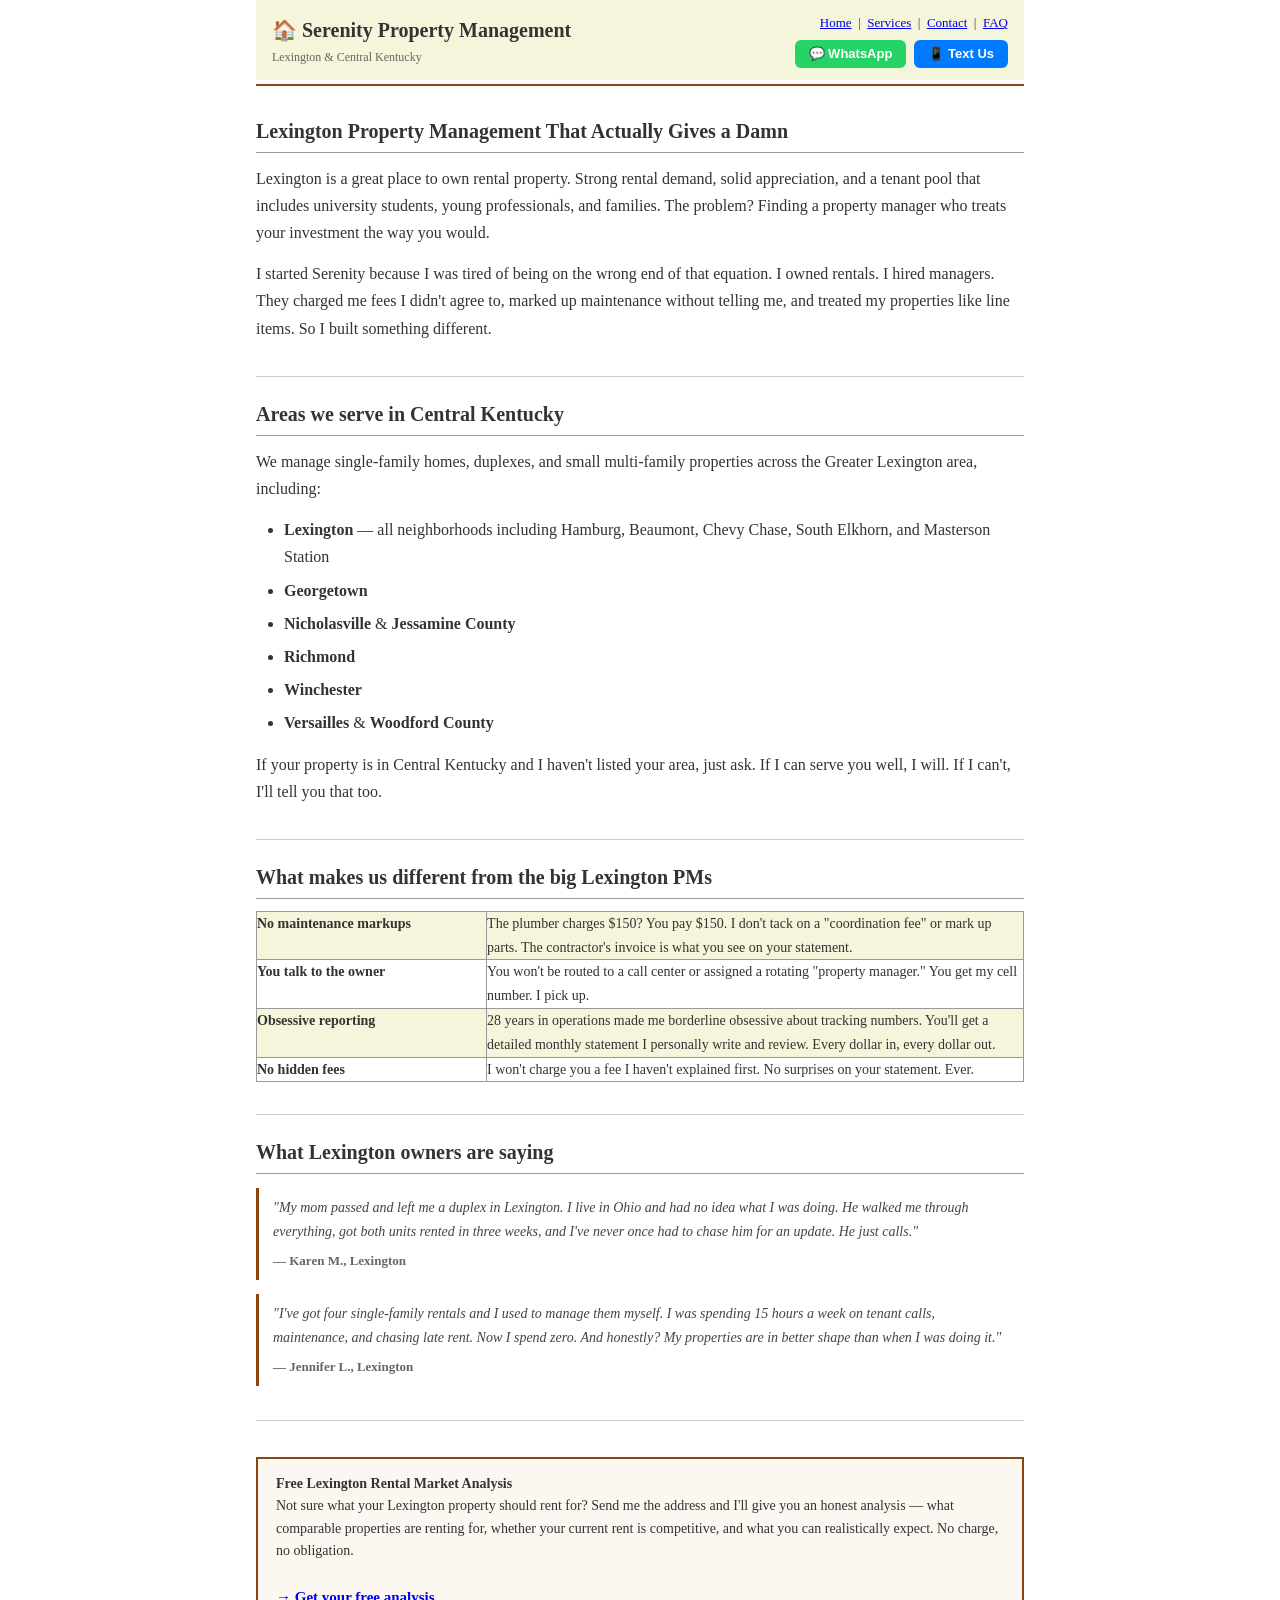
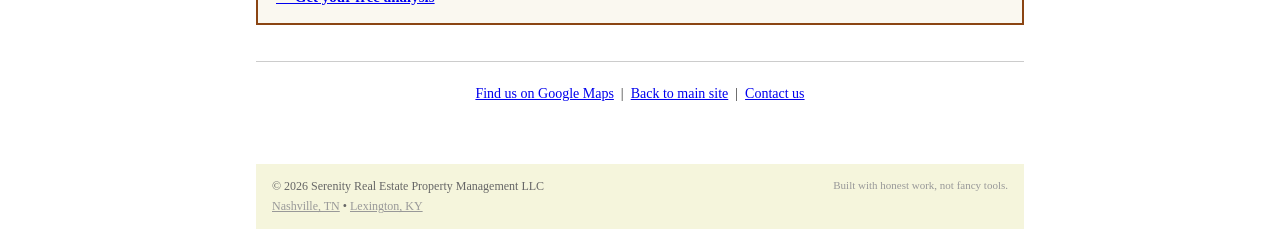
<file: lexington.html>
<!DOCTYPE html>
<html lang="en">
<head>
    <meta charset="UTF-8">
    <meta name="viewport" content="width=device-width, initial-scale=1.0">

    <!-- GA4 -->
    <script async src="https://www.googletagmanager.com/gtag/js?id=G-8NRNZ3GEPE"></script>
    <script>
        window.dataLayer = window.dataLayer || [];
        function gtag(){dataLayer.push(arguments);}
        gtag('js', new Date());
        gtag('config', 'G-8NRNZ3GEPE');
    </script>

    <title>Lexington KY Property Management | Serenity PM &mdash; No Hidden Fees, Owner-Operated</title>

    <meta name="description" content="Lexington KY property management with no hidden fees and no maintenance markups. Owner-operated, transparent reporting, and a phone call away. Serving Lexington, Georgetown, Nicholasville, and Central Kentucky.">
    <meta name="keywords" content="property management Lexington KY, Lexington property manager, rental management Lexington Kentucky, single-family home property management Lexington, duplex property manager Lexington, Central Kentucky property management, Georgetown KY property manager, Nicholasville property management">
    <meta name="robots" content="index, follow">
    <link rel="canonical" href="https://serenityrealestatepm.com/lexington.html">

    <!-- Open Graph -->
    <meta property="og:title" content="Lexington KY Property Management | Serenity PM">
    <meta property="og:description" content="Honest, owner-operated property management in Lexington KY. No hidden fees, no maintenance markups.">
    <meta property="og:type" content="website">
    <meta property="og:url" content="https://serenityrealestatepm.com/lexington.html">
    <meta property="og:image" content="https://serenityrealestatepm.com/og-image.png">
    <meta property="og:image:width" content="1200">
    <meta property="og:image:height" content="630">

    <!-- Schema.org -->
    <script type="application/ld+json">
    {
        "@context": "https://schema.org",
        "@type": "LocalBusiness",
        "name": "Serenity Property Management - Lexington",
        "description": "Owner-operated property management serving Lexington and Central Kentucky. No hidden fees, transparent reporting.",
        "url": "https://serenityrealestatepm.com/lexington.html",
        "telephone": "+12128122172",
        "email": "owner@serenityrealestatepm.com",
        "areaServed": {
            "@type": "City",
            "name": "Lexington",
            "containedInPlace": { "@type": "State", "name": "Kentucky" }
        },
        "serviceType": ["Property Management", "Rental Management", "Tenant Placement"],
        "priceRange": "$$"
    }
    </script>

    <link rel="icon" type="image/png" href="favicon.png">
    <link rel="icon" type="image/svg+xml" href="favicon.svg">
    <link rel="shortcut icon" href="favicon.ico">
    <link rel="stylesheet" href="style.css">
</head>
<body>

    <!-- Header -->
    <header class="site-header">
        <div>
            <h1>&#127968; Serenity Property Management</h1>
            <span class="subtitle">Lexington &amp; Central Kentucky</span>
        </div>
        <div class="header-right">
            <nav class="header-nav" aria-label="Main navigation">
                <a href="index.html">Home</a> &nbsp;|&nbsp;
                <a href="index.html#services">Services</a> &nbsp;|&nbsp;
                <a href="index.html#contact">Contact</a> &nbsp;|&nbsp;
                <a href="faq.html">FAQ</a>
            </nav>
            <div class="contact-btns">
                <a href="https://wa.me/12128122172?text=Hi%2C%20I%20have%20a%20rental%20property%20in%20Lexington%20and%20I%27m%20interested%20in%20learning%20more%20about%20your%20management%20services." class="btn-whatsapp" aria-label="Contact us on WhatsApp">&#128172; WhatsApp</a>
                <a href="sms:+19175121540?body=Hi%2C%20I%20have%20a%20rental%20property%20in%20Lexington%20and%20I%27m%20interested%20in%20learning%20more%20about%20your%20management%20services." class="btn-text" aria-label="Send us a text message">&#128241; Text Us</a>
            </div>
        </div>
    </header>

    <hr class="accent">

    <div class="main-content">

        <div class="section">
            <h2>Lexington Property Management That Actually Gives a Damn</h2>

            <p>
                Lexington is a great place to own rental property. Strong rental demand, solid appreciation,
                and a tenant pool that includes university students, young professionals, and families.
                The problem? Finding a property manager who treats your investment the way you would.
            </p>

            <p>
                I started Serenity because I was tired of being on the wrong end of that equation. I owned
                rentals. I hired managers. They charged me fees I didn't agree to, marked up maintenance
                without telling me, and treated my properties like line items. So I built something different.
            </p>
        </div>

        <hr>

        <div class="section">
            <h2>Areas we serve in Central Kentucky</h2>

            <p>
                We manage single-family homes, duplexes, and small multi-family properties across the
                Greater Lexington area, including:
            </p>

            <ul>
                <li><strong>Lexington</strong> &mdash; all neighborhoods including Hamburg, Beaumont, Chevy Chase, South Elkhorn, and Masterson Station</li>
                <li><strong>Georgetown</strong></li>
                <li><strong>Nicholasville</strong> &amp; <strong>Jessamine County</strong></li>
                <li><strong>Richmond</strong></li>
                <li><strong>Winchester</strong></li>
                <li><strong>Versailles</strong> &amp; <strong>Woodford County</strong></li>
            </ul>

            <p>
                If your property is in Central Kentucky and I haven't listed your area, just ask. If I can
                serve you well, I will. If I can't, I'll tell you that too.
            </p>
        </div>

        <hr>

        <div class="section">
            <h2>What makes us different from the big Lexington PMs</h2>

            <table border="1" cellpadding="10" cellspacing="0" width="100%" class="services-table">
                <tr style="background-color: #f5f5dc;">
                    <td width="30%"><strong>No maintenance markups</strong></td>
                    <td>The plumber charges $150? You pay $150. I don't tack on a "coordination fee" or mark up parts. The contractor's invoice is what you see on your statement.</td>
                </tr>
                <tr>
                    <td><strong>You talk to the owner</strong></td>
                    <td>You won't be routed to a call center or assigned a rotating "property manager." You get my cell number. I pick up.</td>
                </tr>
                <tr style="background-color: #f5f5dc;">
                    <td><strong>Obsessive reporting</strong></td>
                    <td>28 years in operations made me borderline obsessive about tracking numbers. You'll get a detailed monthly statement I personally write and review. Every dollar in, every dollar out.</td>
                </tr>
                <tr>
                    <td><strong>No hidden fees</strong></td>
                    <td>I won't charge you a fee I haven't explained first. No surprises on your statement. Ever.</td>
                </tr>
            </table>
        </div>

        <hr>

        <div class="section">
            <h2>What Lexington owners are saying</h2>

            <blockquote class="testimonial">
                "My mom passed and left me a duplex in Lexington. I live in Ohio and had no idea what I was doing. He walked me through everything, got both units rented in three weeks, and I've never once had to chase him for an update. He just calls."
                <span class="testimonial-author">&mdash; Karen M., Lexington</span>
            </blockquote>

            <blockquote class="testimonial">
                "I've got four single-family rentals and I used to manage them myself. I was spending 15 hours a week on tenant calls, maintenance, and chasing late rent. Now I spend zero. And honestly? My properties are in better shape than when I was doing it."
                <span class="testimonial-author">&mdash; Jennifer L., Lexington</span>
            </blockquote>
        </div>

        <hr>

        <div class="section">
            <div class="cta-box">
                <strong>Free Lexington Rental Market Analysis</strong><br>
                Not sure what your Lexington property should rent for? Send me the address and I'll
                give you an honest analysis &mdash; what comparable properties are renting for, whether
                your current rent is competitive, and what you can realistically expect. No charge, no obligation.
                <br><br>
                <a href="index.html#contact"><strong>&rarr; Get your free analysis</strong></a>
            </div>
        </div>

        <hr>

        <div class="section">
            <p style="text-align: center; font-size: 14px;">
                <a href="https://maps.app.goo.gl/v3Z3kKYG59yW4h568" target="_blank" rel="noopener">Find us on Google Maps</a>
                &nbsp;|&nbsp;
                <a href="index.html">Back to main site</a>
                &nbsp;|&nbsp;
                <a href="index.html#contact">Contact us</a>
            </p>
        </div>

    </div>

    <footer class="site-footer">
        <div class="footer-left">
            &copy; 2026 Serenity Real Estate Property Management LLC<br>
            <a href="https://www.google.com/maps/place/Serenity+Property+Management+(Greater+Nashville+area)/@36.0841124,-86.6961345,10z/data=!3m1!4b1!4m6!3m5!1s0x65b6accaa0db38a1:0x62fbc41a17a73245!8m2!3d36.0841124!4d-86.6961344!16s%2Fg%2F11lygl8d9s?entry=tts&g_ep=EgoyMDI0MTIxMS4wIPu8ASoASAFQAw%3D%3D" target="_blank" rel="noopener" style="color: #999;">Nashville, TN</a> &bull; <a href="https://maps.app.goo.gl/v3Z3kKYG59yW4h568" target="_blank" rel="noopener" style="color: #999;">Lexington, KY</a>
        </div>
        <div class="footer-right">
            Built with honest work, not fancy tools.
        </div>
    </footer>

</body>
</html>
</file>
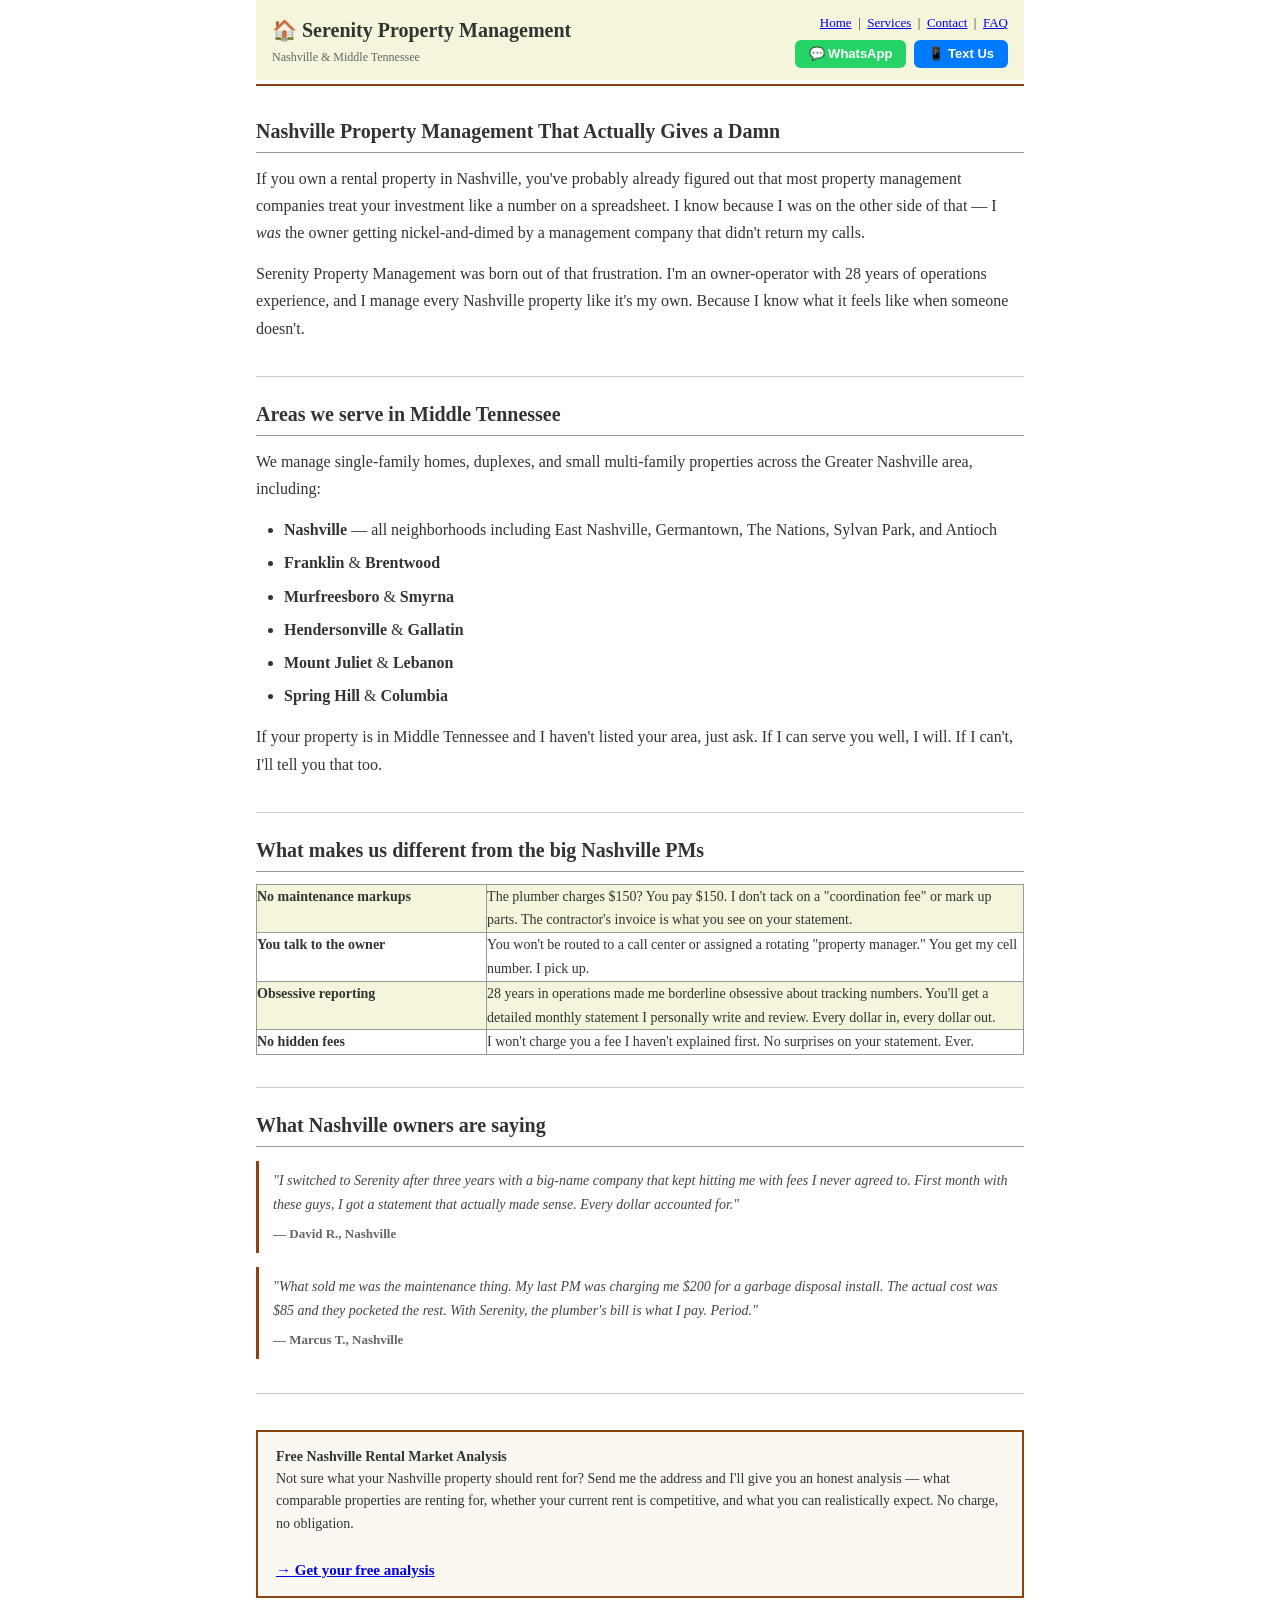
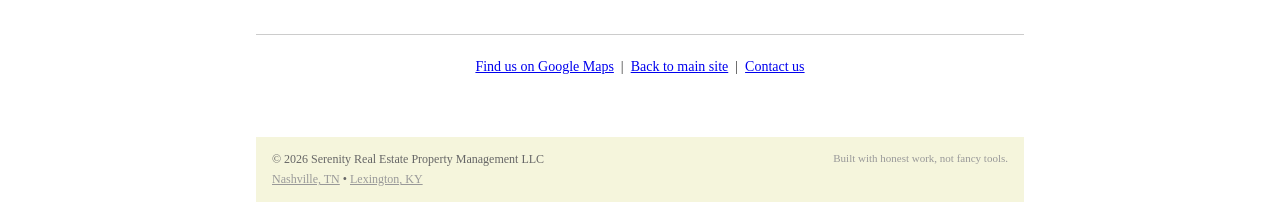
<file: nashville.html>
<!DOCTYPE html>
<html lang="en">
<head>
    <meta charset="UTF-8">
    <meta name="viewport" content="width=device-width, initial-scale=1.0">

    <!-- GA4 -->
    <script async src="https://www.googletagmanager.com/gtag/js?id=G-8NRNZ3GEPE"></script>
    <script>
        window.dataLayer = window.dataLayer || [];
        function gtag(){dataLayer.push(arguments);}
        gtag('js', new Date());
        gtag('config', 'G-8NRNZ3GEPE');
    </script>

    <title>Nashville Property Management | Serenity PM &mdash; No Hidden Fees, Owner-Operated</title>

    <meta name="description" content="Nashville property management with no hidden fees and no maintenance markups. Owner-operated, transparent reporting, and a phone call away. Serving Nashville, Franklin, Murfreesboro, and Middle Tennessee.">
    <meta name="keywords" content="property management Nashville TN, Nashville property manager, rental management Nashville, single-family home property management Nashville, duplex property manager Nashville, Middle Tennessee property management, Franklin TN property manager, Murfreesboro property management">
    <meta name="robots" content="index, follow">
    <link rel="canonical" href="https://serenityrealestatepm.com/nashville.html">

    <!-- Open Graph -->
    <meta property="og:title" content="Nashville Property Management | Serenity PM">
    <meta property="og:description" content="Honest, owner-operated property management in Nashville TN. No hidden fees, no maintenance markups.">
    <meta property="og:type" content="website">
    <meta property="og:url" content="https://serenityrealestatepm.com/nashville.html">
    <meta property="og:image" content="https://serenityrealestatepm.com/og-image.png">
    <meta property="og:image:width" content="1200">
    <meta property="og:image:height" content="630">

    <!-- Schema.org -->
    <script type="application/ld+json">
    {
        "@context": "https://schema.org",
        "@type": "LocalBusiness",
        "name": "Serenity Property Management - Nashville",
        "description": "Owner-operated property management serving Nashville and Middle Tennessee. No hidden fees, transparent reporting.",
        "url": "https://serenityrealestatepm.com/nashville.html",
        "telephone": "+12128122172",
        "email": "owner@serenityrealestatepm.com",
        "areaServed": {
            "@type": "City",
            "name": "Nashville",
            "containedInPlace": { "@type": "State", "name": "Tennessee" }
        },
        "serviceType": ["Property Management", "Rental Management", "Tenant Placement"],
        "priceRange": "$$"
    }
    </script>

    <link rel="icon" type="image/png" href="favicon.png">
    <link rel="icon" type="image/svg+xml" href="favicon.svg">
    <link rel="shortcut icon" href="favicon.ico">
    <link rel="stylesheet" href="style.css">
</head>
<body>

    <!-- Header -->
    <header class="site-header">
        <div>
            <h1>&#127968; Serenity Property Management</h1>
            <span class="subtitle">Nashville &amp; Middle Tennessee</span>
        </div>
        <div class="header-right">
            <nav class="header-nav" aria-label="Main navigation">
                <a href="index.html">Home</a> &nbsp;|&nbsp;
                <a href="index.html#services">Services</a> &nbsp;|&nbsp;
                <a href="index.html#contact">Contact</a> &nbsp;|&nbsp;
                <a href="faq.html">FAQ</a>
            </nav>
            <div class="contact-btns">
                <a href="https://wa.me/12128122172?text=Hi%2C%20I%20have%20a%20rental%20property%20in%20Nashville%20and%20I%27m%20interested%20in%20learning%20more%20about%20your%20management%20services." class="btn-whatsapp" aria-label="Contact us on WhatsApp">&#128172; WhatsApp</a>
                <a href="sms:+19175121540?body=Hi%2C%20I%20have%20a%20rental%20property%20in%20Nashville%20and%20I%27m%20interested%20in%20learning%20more%20about%20your%20management%20services." class="btn-text" aria-label="Send us a text message">&#128241; Text Us</a>
            </div>
        </div>
    </header>

    <hr class="accent">

    <div class="main-content">

        <div class="section">
            <h2>Nashville Property Management That Actually Gives a Damn</h2>

            <p>
                If you own a rental property in Nashville, you've probably already figured out that most
                property management companies treat your investment like a number on a spreadsheet. I know
                because I was on the other side of that &mdash; I <em>was</em> the owner getting nickel-and-dimed
                by a management company that didn't return my calls.
            </p>

            <p>
                Serenity Property Management was born out of that frustration. I'm an owner-operator with
                28 years of operations experience, and I manage every Nashville property like it's my own.
                Because I know what it feels like when someone doesn't.
            </p>
        </div>

        <hr>

        <div class="section">
            <h2>Areas we serve in Middle Tennessee</h2>

            <p>
                We manage single-family homes, duplexes, and small multi-family properties across the
                Greater Nashville area, including:
            </p>

            <ul>
                <li><strong>Nashville</strong> &mdash; all neighborhoods including East Nashville, Germantown, The Nations, Sylvan Park, and Antioch</li>
                <li><strong>Franklin</strong> &amp; <strong>Brentwood</strong></li>
                <li><strong>Murfreesboro</strong> &amp; <strong>Smyrna</strong></li>
                <li><strong>Hendersonville</strong> &amp; <strong>Gallatin</strong></li>
                <li><strong>Mount Juliet</strong> &amp; <strong>Lebanon</strong></li>
                <li><strong>Spring Hill</strong> &amp; <strong>Columbia</strong></li>
            </ul>

            <p>
                If your property is in Middle Tennessee and I haven't listed your area, just ask. If I can
                serve you well, I will. If I can't, I'll tell you that too.
            </p>
        </div>

        <hr>

        <div class="section">
            <h2>What makes us different from the big Nashville PMs</h2>

            <table border="1" cellpadding="10" cellspacing="0" width="100%" class="services-table">
                <tr style="background-color: #f5f5dc;">
                    <td width="30%"><strong>No maintenance markups</strong></td>
                    <td>The plumber charges $150? You pay $150. I don't tack on a "coordination fee" or mark up parts. The contractor's invoice is what you see on your statement.</td>
                </tr>
                <tr>
                    <td><strong>You talk to the owner</strong></td>
                    <td>You won't be routed to a call center or assigned a rotating "property manager." You get my cell number. I pick up.</td>
                </tr>
                <tr style="background-color: #f5f5dc;">
                    <td><strong>Obsessive reporting</strong></td>
                    <td>28 years in operations made me borderline obsessive about tracking numbers. You'll get a detailed monthly statement I personally write and review. Every dollar in, every dollar out.</td>
                </tr>
                <tr>
                    <td><strong>No hidden fees</strong></td>
                    <td>I won't charge you a fee I haven't explained first. No surprises on your statement. Ever.</td>
                </tr>
            </table>
        </div>

        <hr>

        <div class="section">
            <h2>What Nashville owners are saying</h2>

            <blockquote class="testimonial">
                "I switched to Serenity after three years with a big-name company that kept hitting me with fees I never agreed to. First month with these guys, I got a statement that actually made sense. Every dollar accounted for."
                <span class="testimonial-author">&mdash; David R., Nashville</span>
            </blockquote>

            <blockquote class="testimonial">
                "What sold me was the maintenance thing. My last PM was charging me $200 for a garbage disposal install. The actual cost was $85 and they pocketed the rest. With Serenity, the plumber's bill is what I pay. Period."
                <span class="testimonial-author">&mdash; Marcus T., Nashville</span>
            </blockquote>
        </div>

        <hr>

        <div class="section">
            <div class="cta-box">
                <strong>Free Nashville Rental Market Analysis</strong><br>
                Not sure what your Nashville property should rent for? Send me the address and I'll
                give you an honest analysis &mdash; what comparable properties are renting for, whether
                your current rent is competitive, and what you can realistically expect. No charge, no obligation.
                <br><br>
                <a href="index.html#contact"><strong>&rarr; Get your free analysis</strong></a>
            </div>
        </div>

        <hr>

        <div class="section">
            <p style="text-align: center; font-size: 14px;">
                <a href="https://www.google.com/maps/place/Serenity+Property+Management+(Greater+Nashville+area)/@36.0841124,-86.6961345,10z/data=!3m1!4b1!4m6!3m5!1s0x65b6accaa0db38a1:0x62fbc41a17a73245!8m2!3d36.0841124!4d-86.6961344!16s%2Fg%2F11lygl8d9s?entry=tts&g_ep=EgoyMDI0MTIxMS4wIPu8ASoASAFQAw%3D%3D" target="_blank" rel="noopener">Find us on Google Maps</a>
                &nbsp;|&nbsp;
                <a href="index.html">Back to main site</a>
                &nbsp;|&nbsp;
                <a href="index.html#contact">Contact us</a>
            </p>
        </div>

    </div>

    <footer class="site-footer">
        <div class="footer-left">
            &copy; 2026 Serenity Real Estate Property Management LLC<br>
            <a href="https://www.google.com/maps/place/Serenity+Property+Management+(Greater+Nashville+area)/@36.0841124,-86.6961345,10z/data=!3m1!4b1!4m6!3m5!1s0x65b6accaa0db38a1:0x62fbc41a17a73245!8m2!3d36.0841124!4d-86.6961344!16s%2Fg%2F11lygl8d9s?entry=tts&g_ep=EgoyMDI0MTIxMS4wIPu8ASoASAFQAw%3D%3D" target="_blank" rel="noopener" style="color: #999;">Nashville, TN</a> &bull; <a href="https://maps.app.goo.gl/v3Z3kKYG59yW4h568" target="_blank" rel="noopener" style="color: #999;">Lexington, KY</a>
        </div>
        <div class="footer-right">
            Built with honest work, not fancy tools.
        </div>
    </footer>

</body>
</html>
</file>
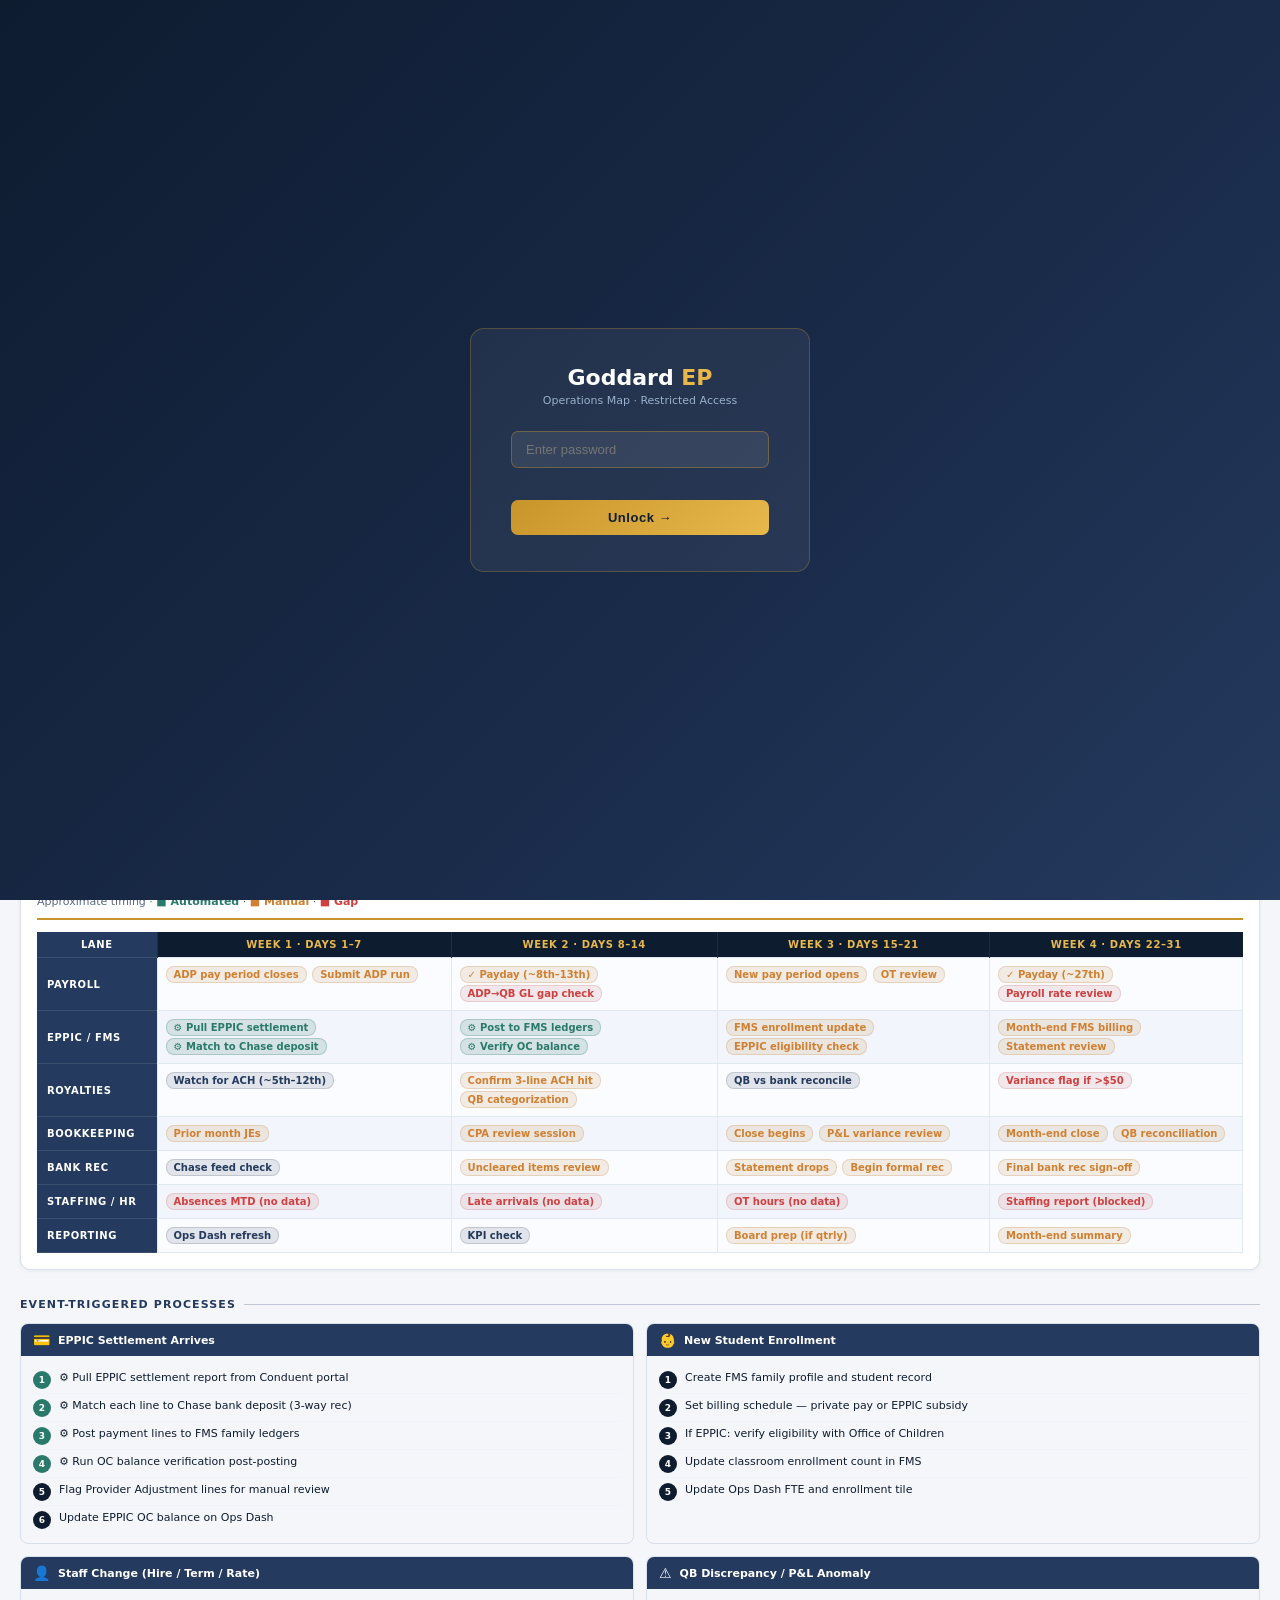
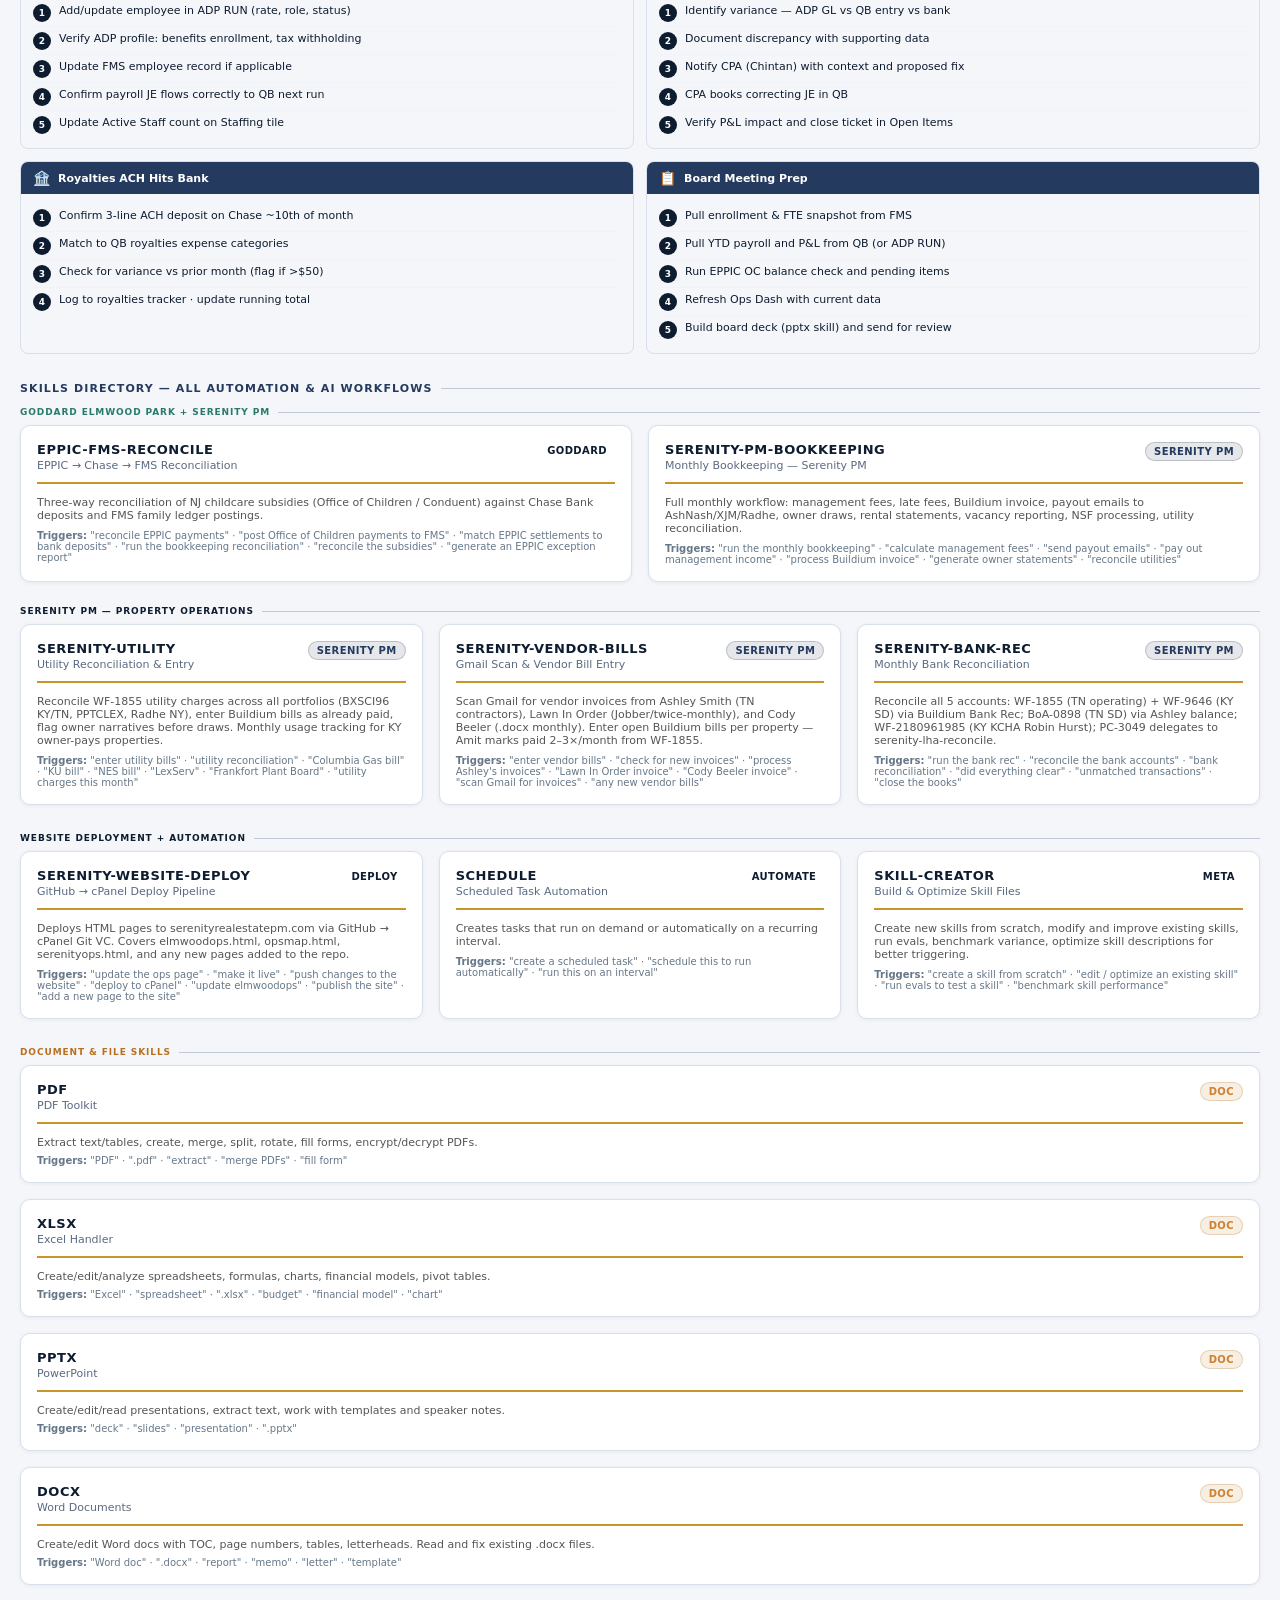
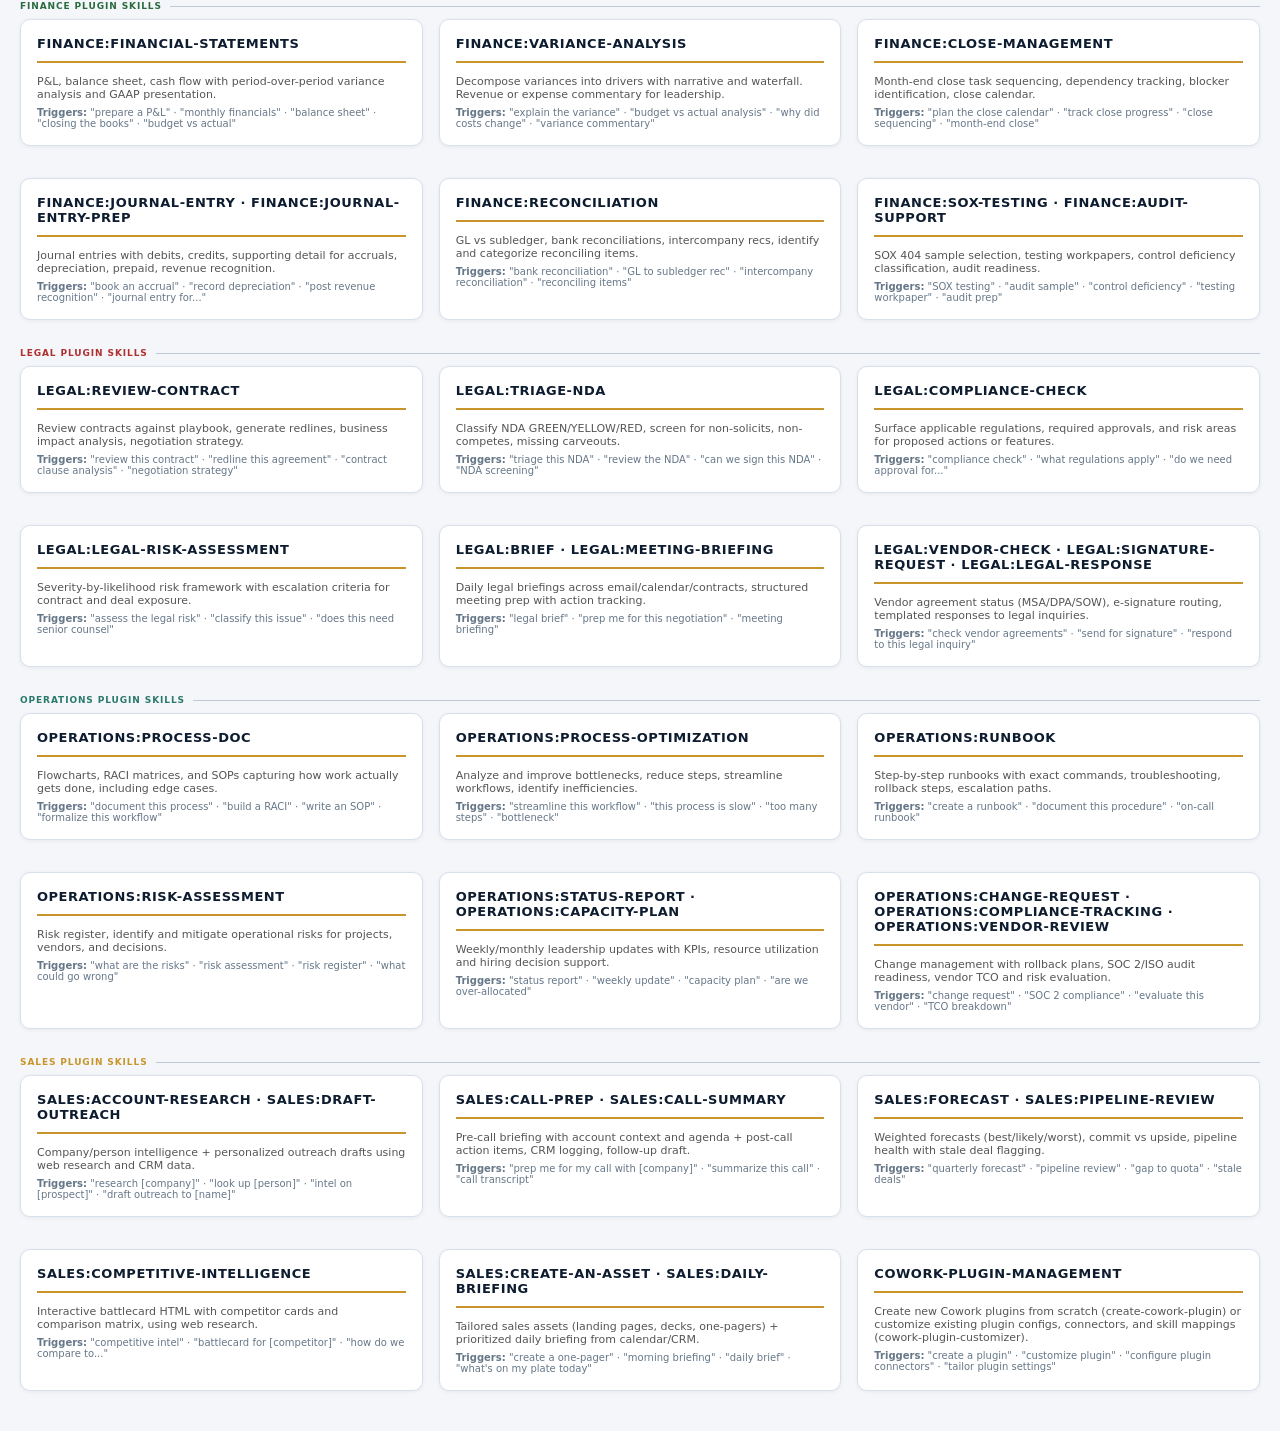
<file: opsmap.html>
<!DOCTYPE html>
<html lang="en">
<head>
<meta charset="UTF-8">
<meta name="viewport" content="width=device-width, initial-scale=1.0">
<title>Goddard Elmwood Park — Operations Map</title>
<style>
:root{
  --navy:#0E1C30;--navy2:#1A2B4A;--navy3:#243A5E;
  --gold:#C8952A;--gold2:#E8B84B;
  --teal:#2A7A6B;--teal2:#3A9B87;
  --red:#B03030;--red2:#D04040;
  --amber:#B87020;--amber2:#D08030;
  --green:#2A6B40;--green2:#3A9B5A;
  --blue:#2050A0;--blue2:#3060C0;
  --gray:#C0C8D8;--lgray:#F4F6F9;--dgray:#5A6A80;
  --white:#FFFFFF;
}
*{box-sizing:border-box;margin:0;padding:0;}
body{font-family:'Segoe UI',system-ui,sans-serif;background:var(--lgray);color:var(--navy);min-height:100vh;}

/* TOPBAR */
.topbar{background:var(--navy);border-bottom:2px solid var(--gold);padding:0 24px;display:flex;align-items:center;justify-content:space-between;height:52px;position:sticky;top:0;z-index:100;}
.topbar-brand{display:flex;align-items:center;gap:10px;}
.topbar-logo{font-size:18px;font-weight:800;color:var(--white);letter-spacing:-0.02em;}
.topbar-logo span{color:var(--gold2);}
.topbar-sub{font-size:11px;color:var(--gray);margin-top:1px;}
.topbar-nav{display:flex;gap:4px;align-items:center;}
.topbar-nav a{color:var(--gray);font-size:11px;font-weight:600;text-decoration:none;padding:4px 10px;border-radius:4px;transition:all .15s;}
.topbar-nav a:hover{color:var(--white);background:rgba(255,255,255,.08);}
.topbar-nav a.active{color:var(--gold2);background:rgba(200,149,42,.12);}
.topbar-badge{background:rgba(200,149,42,.2);border:1px solid var(--gold);color:var(--gold2);font-size:10px;font-weight:700;padding:2px 8px;border-radius:10px;letter-spacing:.04em;}

/* LAYOUT */
.page{max-width:1280px;margin:0 auto;padding:24px 20px;}
.page-header{margin-bottom:24px;}
.page-title{font-size:22px;font-weight:800;color:var(--navy);letter-spacing:-.02em;}
.page-title span{color:var(--gold);}
.page-sub{font-size:12px;color:var(--dgray);margin-top:4px;}

/* SECTION LABELS */
.section-label{font-size:11px;font-weight:800;letter-spacing:.1em;text-transform:uppercase;color:var(--navy3);display:flex;align-items:center;gap:8px;margin:28px 0 12px;}
.section-label::after{content:'';flex:1;height:1px;background:var(--gray);}

/* CARDS */
.card{background:var(--white);border-radius:10px;border:1px solid #D8E0EC;padding:16px;margin-bottom:16px;box-shadow:0 1px 4px rgba(14,28,48,.06);}
.card-header{display:flex;align-items:flex-start;justify-content:space-between;margin-bottom:12px;padding-bottom:10px;border-bottom:2px solid var(--gold);}
.card-title{font-size:13px;font-weight:800;color:var(--navy);text-transform:uppercase;letter-spacing:.04em;}
.card-subtitle{font-size:11px;color:var(--dgray);margin-top:2px;}
.card-tag{font-size:10px;font-weight:700;padding:3px 8px;border-radius:10px;letter-spacing:.04em;white-space:nowrap;}
.tag-green{background:rgba(42,107,64,.12);color:var(--green2);border:1px solid rgba(42,107,64,.25);}
.tag-amber{background:rgba(184,112,32,.12);color:var(--amber2);border:1px solid rgba(184,112,32,.25);}
.tag-red{background:rgba(176,48,48,.12);color:var(--red2);border:1px solid rgba(176,48,48,.25);}
.tag-navy{background:rgba(14,28,48,.1);color:var(--navy3);border:1px solid rgba(14,28,48,.2);}
.tag-gold{background:rgba(200,149,42,.15);color:var(--gold);border:1px solid rgba(200,149,42,.3);}
.tag-blue{background:rgba(32,80,160,.12);color:var(--blue2);border:1px solid rgba(32,80,160,.25);}

/* STATUS TILES */
.status-grid{display:grid;grid-template-columns:repeat(4,1fr);gap:12px;margin-bottom:20px;}
.stat-tile{background:var(--white);border-radius:10px;border:1px solid #D8E0EC;padding:16px;text-align:center;box-shadow:0 1px 4px rgba(14,28,48,.06);}
.stat-tile.red-border{border-left:4px solid var(--red2);}
.stat-tile.amber-border{border-left:4px solid var(--amber2);}
.stat-tile.green-border{border-left:4px solid var(--green2);}
.stat-tile.gold-border{border-left:4px solid var(--gold);}
.stat-value{font-size:28px;font-weight:800;line-height:1;margin:6px 0 4px;}
.stat-value.red{color:var(--red2);}
.stat-value.amber{color:var(--amber2);}
.stat-value.green{color:var(--green2);}
.stat-value.gold{color:var(--gold);}
.stat-label{font-size:10px;font-weight:700;text-transform:uppercase;letter-spacing:.08em;color:var(--dgray);}
.stat-sub{font-size:10px;color:var(--dgray);margin-top:3px;}
.stat-bar{height:4px;background:#E8EDF5;border-radius:2px;margin-top:8px;overflow:hidden;}
.stat-bar-fill{height:100%;border-radius:2px;transition:width .3s;}

/* TABLES */
.data-table{width:100%;border-collapse:collapse;font-size:12px;}
.data-table th{background:var(--navy);color:var(--white);padding:8px 10px;text-align:left;font-size:10px;font-weight:700;text-transform:uppercase;letter-spacing:.06em;}
.data-table th:first-child{border-radius:6px 0 0 0;}
.data-table th:last-child{border-radius:0 6px 0 0;}
.data-table td{padding:8px 10px;border-bottom:1px solid #E8EDF5;vertical-align:middle;}
.data-table tr:last-child td{border-bottom:none;}
.data-table tr:hover td{background:#F8FAFD;}
.badge{display:inline-block;font-size:9px;font-weight:700;padding:2px 7px;border-radius:10px;text-transform:uppercase;letter-spacing:.05em;}
.badge-live{background:rgba(42,155,90,.15);color:#2A7A50;border:1px solid rgba(42,155,90,.25);}
.badge-planned{background:rgba(32,80,160,.12);color:var(--blue2);border:1px solid rgba(32,80,160,.2);}
.badge-blocked{background:rgba(176,48,48,.12);color:var(--red2);border:1px solid rgba(176,48,48,.2);}
.badge-manual{background:rgba(184,112,32,.12);color:var(--amber2);border:1px solid rgba(184,112,32,.2);}
.badge-partial{background:rgba(200,149,42,.15);color:var(--gold);border:1px solid rgba(200,149,42,.25);}

/* SWIM LANE */
.swim-wrap{overflow-x:auto;}
.swim-table{min-width:820px;width:100%;border-collapse:collapse;font-size:11px;}
.swim-table .lane-label{background:var(--navy3);color:var(--white);font-weight:700;font-size:10px;text-transform:uppercase;letter-spacing:.06em;padding:7px 10px;border-bottom:1px solid rgba(255,255,255,.1);white-space:nowrap;width:120px;}
.swim-table .week-header{background:var(--navy);color:var(--gold2);font-weight:700;font-size:10px;text-transform:uppercase;letter-spacing:.06em;padding:7px 10px;text-align:center;border-left:1px solid rgba(255,255,255,.08);}
.swim-table td.cell{padding:7px 8px;border:1px solid #E0E8F0;vertical-align:top;min-width:160px;}
.swim-table tr:nth-child(odd) td.cell{background:#FAFCFF;}
.swim-table tr:nth-child(even) td.cell{background:#F2F5FB;}
.swim-pill{display:inline-block;font-size:10px;font-weight:600;padding:2px 7px;border-radius:8px;margin:1px 2px 1px 0;white-space:nowrap;}
.pill-auto{background:rgba(42,122,107,.15);color:var(--teal);border:1px solid rgba(42,122,107,.25);}
.pill-manual{background:rgba(184,112,32,.12);color:var(--amber2);border:1px solid rgba(184,112,32,.2);}
.pill-review{background:rgba(14,28,48,.1);color:var(--navy3);border:1px solid rgba(14,28,48,.15);}
.pill-gap{background:rgba(176,48,48,.1);color:var(--red2);border:1px solid rgba(176,48,48,.15);}

/* EVENT TRIGGERS */
.trigger-grid{display:grid;grid-template-columns:1fr 1fr;gap:12px;}
.trigger-card{border:1px solid #D8E0EC;border-radius:8px;overflow:hidden;}
.trigger-header{background:var(--navy3);color:var(--white);padding:8px 12px;font-size:11px;font-weight:700;display:flex;align-items:center;gap:8px;}
.trigger-icon{font-size:14px;}
.trigger-steps{padding:10px 12px;}
.trigger-step{display:flex;gap:8px;align-items:flex-start;padding:4px 0;border-bottom:1px solid #F0F4FA;}
.trigger-step:last-child{border-bottom:none;}
.step-num{width:18px;height:18px;border-radius:50%;background:var(--navy);color:var(--white);font-size:9px;font-weight:800;display:flex;align-items:center;justify-content:center;flex-shrink:0;margin-top:1px;}
.step-auto .step-num{background:var(--teal);}
.step-text{font-size:11px;line-height:1.4;}
.step-badge{font-size:9px;padding:1px 5px;border-radius:4px;font-weight:600;display:inline-block;margin-left:4px;}

/* SKILLS ROADMAP */
.skills-grid{display:grid;grid-template-columns:1fr 1fr 1fr;gap:12px;}
.skill-card{border:1px solid #D8E0EC;border-radius:8px;overflow:hidden;}
.skill-card-header{padding:9px 12px;font-size:11px;font-weight:700;display:flex;align-items:center;justify-content:space-between;}
.skill-card-header.live{background:rgba(42,122,107,.12);color:var(--teal);border-bottom:2px solid var(--teal);}
.skill-card-header.indev{background:rgba(32,80,160,.1);color:var(--blue2);border-bottom:2px solid var(--blue2);}
.skill-card-header.planned{background:rgba(200,149,42,.1);color:var(--gold);border-bottom:2px solid var(--gold);}
.skill-card-header.blocked{background:rgba(176,48,48,.1);color:var(--red2);border-bottom:2px solid var(--red2);}
.skill-items{padding:8px 12px;}
.skill-item{padding:5px 0;border-bottom:1px solid #F0F4FA;font-size:11px;}
.skill-item:last-child{border-bottom:none;}
.skill-name{font-weight:700;color:var(--navy);font-size:11px;}
.skill-scope{color:var(--dgray);font-size:10px;margin-top:2px;}

/* IO DIAGRAM */
.io-grid{display:grid;grid-template-columns:1fr 80px 1fr;gap:0;align-items:start;}
.io-sources,.io-outputs{display:flex;flex-direction:column;gap:8px;}
.io-center{display:flex;flex-direction:column;align-items:center;justify-content:center;padding-top:20px;}
.io-arrow{font-size:20px;color:var(--gold);font-weight:800;}
.io-node{border:1px solid #D8E0EC;border-radius:7px;padding:8px 12px;background:var(--white);font-size:11px;}
.io-node .io-title{font-weight:700;color:var(--navy);margin-bottom:2px;}
.io-node .io-items{color:var(--dgray);font-size:10px;line-height:1.5;}
.io-node.source{border-left:3px solid var(--blue2);}
.io-node.output{border-left:3px solid var(--teal);}
.io-node.central{border:2px solid var(--gold);background:rgba(200,149,42,.05);text-align:center;padding:14px;}

/* WORK EFFORT */
.effort-bars{display:flex;flex-direction:column;gap:6px;}
.effort-row{display:grid;grid-template-columns:160px 1fr 60px 60px 70px;gap:8px;align-items:center;font-size:11px;padding:5px 0;border-bottom:1px solid #F0F4FA;}
.effort-row:last-child{border-bottom:none;}
.effort-row.header{font-weight:700;font-size:10px;text-transform:uppercase;letter-spacing:.06em;color:var(--dgray);padding-bottom:6px;border-bottom:2px solid #D8E0EC;}
.effort-bar-wrap{height:8px;background:#E8EDF5;border-radius:4px;overflow:hidden;}
.effort-bar-current{height:100%;background:var(--amber2);border-radius:4px;}
.effort-bar-target{height:100%;background:var(--teal2);border-radius:4px;}
.effort-num{font-weight:700;text-align:right;}
.effort-save{color:var(--teal);font-weight:700;text-align:right;}

/* GAPS */
.gap-list{display:flex;flex-direction:column;gap:8px;}
.gap-item{border-radius:7px;padding:10px 14px;display:flex;align-items:flex-start;gap:10px;border:1px solid transparent;}
.gap-item.crit{background:rgba(176,48,48,.07);border-color:rgba(176,48,48,.2);}
.gap-item.warn{background:rgba(184,112,32,.07);border-color:rgba(184,112,32,.2);}
.gap-item.info{background:rgba(32,80,160,.06);border-color:rgba(32,80,160,.15);}
.gap-icon{font-size:16px;margin-top:1px;flex-shrink:0;}
.gap-title{font-size:12px;font-weight:700;color:var(--navy);}
.gap-desc{font-size:11px;color:var(--dgray);margin-top:2px;line-height:1.4;}
.gap-tag{display:inline-block;font-size:9px;font-weight:700;padding:1px 6px;border-radius:4px;margin-top:4px;text-transform:uppercase;letter-spacing:.05em;}
.gap-tag.open{background:rgba(176,48,48,.15);color:var(--red2);}
.gap-tag.watch{background:rgba(184,112,32,.15);color:var(--amber2);}
.gap-tag.planned{background:rgba(32,80,160,.12);color:var(--blue2);}

/* GRID HELPERS */
.grid-2{display:grid;grid-template-columns:1fr 1fr;gap:16px;}
.grid-3{display:grid;grid-template-columns:1fr 1fr 1fr;gap:16px;}

/* PWD GATE */
#pwd-gate{position:fixed;inset:0;z-index:9999;background:linear-gradient(135deg,#0E1C30 0%,#1A2B4A 60%,#243A5E 100%);display:flex;align-items:center;justify-content:center;}
.pwd-box{background:rgba(255,255,255,.06);border:1px solid rgba(200,149,42,.3);border-radius:14px;padding:36px 40px;text-align:center;width:340px;}
.pwd-logo{font-size:22px;font-weight:800;color:#fff;margin-bottom:4px;}
.pwd-logo span{color:#E8B84B;}
.pwd-sub{font-size:11px;color:#9BB0CC;margin-bottom:24px;}
#pwd-input{width:100%;padding:10px 14px;border-radius:7px;border:1px solid rgba(200,149,42,.4);background:rgba(255,255,255,.08);color:#fff;font-size:13px;margin-bottom:8px;outline:none;}
#pwd-input:focus{border-color:rgba(200,149,42,.8);}
#pwd-err{color:#CC3333;font-size:11px;min-height:16px;margin-bottom:8px;}
.pwd-btn{width:100%;padding:10px;border-radius:7px;border:none;background:linear-gradient(135deg,#C8952A,#E8B84B);color:#0E1C30;font-weight:800;font-size:13px;cursor:pointer;letter-spacing:.04em;}
.pwd-btn:hover{opacity:.9;}

@media(max-width:900px){
  .status-grid{grid-template-columns:1fr 1fr;}
  .skills-grid{grid-template-columns:1fr 1fr;}
  .trigger-grid{grid-template-columns:1fr;}
  .grid-2,.grid-3{grid-template-columns:1fr;}
  .io-grid{grid-template-columns:1fr;}
  .io-center{transform:rotate(90deg);margin:8px auto;}
}
</style>
</head>
<body>

<!-- PWD GATE -->
<div id="pwd-gate">
  <div class="pwd-box">
    <div class="pwd-logo">Goddard <span>EP</span></div>
    <div class="pwd-sub">Operations Map · Restricted Access</div>
    <input id="pwd-input" type="password" placeholder="Enter password" autocomplete="current-password" onkeydown="if(event.key==='Enter')checkPwd()">
    <div id="pwd-err"></div>
    <button class="pwd-btn" onclick="checkPwd()">Unlock →</button>
  </div>
</div>
<script>
(function(){
  if(sessionStorage.getItem('goddard_ops_unlocked')==='1'){
    var g=document.getElementById('pwd-gate'); if(g) g.style.display='none';
  }
  window.checkPwd = async function(){
    var inp=document.getElementById('pwd-input').value;
    var err=document.getElementById('pwd-err');
    if(!inp){err.textContent='Please enter the password.';return;}
    try{
      var enc=new TextEncoder().encode(inp);
      var buf=await crypto.subtle.digest('SHA-256',enc);
      var hex=Array.from(new Uint8Array(buf)).map(b=>b.toString(16).padStart(2,'0')).join('');
      if(hex==='1e2b54e83ba080e3ecf50d35f234621b74f44cc5a0f43e0e926fbd67fc3b5230'){
        sessionStorage.setItem('goddard_ops_unlocked','1');
        document.getElementById('pwd-gate').style.display='none';
      } else {
        err.textContent='Incorrect password. Try again.';
      }
    } catch(e){err.textContent='Error. Please refresh.';}
  };
})();
</script>

<!-- TOPBAR -->
<div class="topbar">
  <div class="topbar-brand">
    <div>
      <div class="topbar-logo">Goddard <span>EP</span></div>
      <div class="topbar-sub">Operations Map · Meadowlands Jump Inc.</div>
    </div>
  </div>
  <nav class="topbar-nav">
    <a href="#status">Status</a>
    <a href="#inventory">Inventory</a>
    <a href="#swimlane">Swim Lanes</a>
    <a href="#events">Events</a>
    <a href="#skills">Skills</a>
    <a href="#io">I/O</a>
    <a href="#effort">Effort</a>
    <a href="#gaps">Gaps</a>
    <a href="elmwoodops.html" style="margin-left:8px;" class="active">← Ops Dash</a>
    <span class="topbar-badge">Mar 2026</span>
  </nav>
</div>

<!-- PAGE -->
<div class="page">
  <div class="page-header">
    <div class="page-title">End-to-End <span>Operations Map</span></div>
    <div class="page-sub">Process inventory · Skills roadmap · Swim lanes · Inputs/outputs · Gaps · Work effort — As of March 20, 2026</div>
  </div>

  <!-- ── STATUS TILES ──────────────────────────────────────────────────────── -->
  <a id="status"></a>
  <div class="section-label">Status Overview</div>
  <div class="status-grid">
    <div class="stat-tile green-border">
      <div class="stat-label">Skills Live</div>
      <div class="stat-value green">5</div>
      <div class="stat-sub">of 13 planned</div>
      <div class="stat-bar"><div class="stat-bar-fill" style="width:38%;background:var(--green2);"></div></div>
    </div>
    <div class="stat-tile amber-border">
      <div class="stat-label">SOPs Defined</div>
      <div class="stat-value amber">2</div>
      <div class="stat-sub">of 11 processes</div>
      <div class="stat-bar"><div class="stat-bar-fill" style="width:18%;background:var(--amber2);"></div></div>
    </div>
    <div class="stat-tile gold-border">
      <div class="stat-label">Automated</div>
      <div class="stat-value gold">3</div>
      <div class="stat-sub">of 9 core processes</div>
      <div class="stat-bar"><div class="stat-bar-fill" style="width:33%;background:var(--gold);"></div></div>
    </div>
    <div class="stat-tile red-border">
      <div class="stat-label">Gaps / Blind Spots</div>
      <div class="stat-value red">8</div>
      <div class="stat-sub">5 critical · 3 watch</div>
      <div class="stat-bar"><div class="stat-bar-fill" style="width:100%;background:var(--red2);"></div></div>
    </div>
  </div>

  <!-- ── PROCESS INVENTORY ─────────────────────────────────────────────────── -->
  <a id="inventory"></a>
  <div class="section-label">Process Inventory</div>
  <div class="card">
    <div class="card-header">
      <div>
        <div class="card-title">All Operational Processes — Goddard Elmwood Park</div>
        <div class="card-subtitle">11 processes · Source: known workflows + Gemini session recap · March 2026</div>
      </div>
      <div style="display:flex;gap:6px;flex-wrap:wrap;">
        <span class="card-tag tag-green">5 Automated/Partial</span>
        <span class="card-tag tag-amber">4 Manual</span>
        <span class="card-tag tag-red">2 Gap/Blocked</span>
      </div>
    </div>
    <table class="data-table">
      <thead>
        <tr>
          <th>#</th>
          <th>Process</th>
          <th>Cadence</th>
          <th>Owner</th>
          <th>Skill</th>
          <th>SOP</th>
          <th>Status</th>
          <th>Notes</th>
        </tr>
      </thead>
      <tbody>
        <tr>
          <td>1</td>
          <td><strong>EPPIC Reconciliation</strong></td>
          <td>Monthly</td>
          <td>AK</td>
          <td><span class="badge badge-live">eppic-fms-reconcile</span></td>
          <td>✅</td>
          <td><span class="badge badge-live">Live</span></td>
          <td>3-way: EPPIC → Chase → FMS · $127K pending post</td>
        </tr>
        <tr>
          <td>2</td>
          <td><strong>Payroll Processing</strong></td>
          <td>Bi-weekly</td>
          <td>AK / CPA</td>
          <td><span class="badge badge-planned">payroll-review planned</span></td>
          <td>—</td>
          <td><span class="badge badge-manual">Manual</span></td>
          <td>ADP RUN · GL to QB · $64K gap OPEN</td>
        </tr>
        <tr>
          <td>3</td>
          <td><strong>QB Bookkeeping / Close</strong></td>
          <td>Monthly</td>
          <td>CPA (Chintan)</td>
          <td>—</td>
          <td>—</td>
          <td><span class="badge badge-manual">Manual</span></td>
          <td>JEs reverted Mar 18 · rebook pending · gap ~$64K</td>
        </tr>
        <tr>
          <td>4</td>
          <td><strong>Royalties Tracking</strong></td>
          <td>Monthly</td>
          <td>AK</td>
          <td><span class="badge badge-planned">royalties-tracking planned</span></td>
          <td>—</td>
          <td><span class="badge badge-partial">Partial</span></td>
          <td>3-line ACH ~10th · $442 QB/bank gap (3 mo)</td>
        </tr>
        <tr>
          <td>5</td>
          <td><strong>Bank Reconciliation</strong></td>
          <td>Monthly</td>
          <td>AK / CPA</td>
          <td><span class="badge badge-planned">bank-rec planned</span></td>
          <td>—</td>
          <td><span class="badge badge-manual">Manual</span></td>
          <td>Chase 8136 · feed synced · no uncleared issues</td>
        </tr>
        <tr>
          <td>6</td>
          <td><strong>P&amp;L Anomaly Review</strong></td>
          <td>Monthly</td>
          <td>AK</td>
          <td><span class="badge badge-planned">pl-anomaly planned</span></td>
          <td>—</td>
          <td><span class="badge badge-partial">Partial</span></td>
          <td>Oct 2025 spike 41% payroll — board memo open</td>
        </tr>
        <tr>
          <td>7</td>
          <td><strong>FMS Revenue Report</strong></td>
          <td>Monthly</td>
          <td>AK</td>
          <td><span class="badge badge-blocked">fms-rev-report blocked</span></td>
          <td>—</td>
          <td><span class="badge badge-blocked">Blocked</span></td>
          <td>Export format unknown · need CSV/PDF sample</td>
        </tr>
        <tr>
          <td>8</td>
          <td><strong>Staffing / HR Monitoring</strong></td>
          <td>Weekly</td>
          <td>AK / Director</td>
          <td><span class="badge badge-blocked">needs ADP WFN</span></td>
          <td>—</td>
          <td><span class="badge badge-blocked">Blocked</span></td>
          <td>Absences, lateness, OT — WFN not accessible</td>
        </tr>
        <tr>
          <td>9</td>
          <td><strong>Enrollment Management</strong></td>
          <td>Ongoing</td>
          <td>Director / Staff</td>
          <td>—</td>
          <td>—</td>
          <td><span class="badge badge-manual">Manual</span></td>
          <td>118 enrolled · 109 FTE · target 115+ FTE</td>
        </tr>
        <tr>
          <td>10</td>
          <td><strong>Board Reporting</strong></td>
          <td>Quarterly</td>
          <td>AK</td>
          <td><span class="badge badge-planned">board-report planned</span></td>
          <td>—</td>
          <td><span class="badge badge-partial">Partial</span></td>
          <td>FMS pull manual · deck build manual · Ops Dash live</td>
        </tr>
        <tr>
          <td>11</td>
          <td><strong>New Director Onboarding</strong></td>
          <td>Event</td>
          <td>AK / Director</td>
          <td>—</td>
          <td>—</td>
          <td><span class="badge badge-manual">Manual</span></td>
          <td>Perm. director starts Mon 3/23 · ADP + FMS setup needed</td>
        </tr>
      </tbody>
    </table>
  </div>

  <!-- ── MONTHLY SWIM LANES ────────────────────────────────────────────────── -->
  <a id="swimlane"></a>
  <div class="section-label">Monthly Swim Lanes</div>
  <div class="card">
    <div class="card-header">
      <div>
        <div class="card-title">Monthly Operational Calendar — By Lane</div>
        <div class="card-subtitle">Approximate timing · <span style="color:var(--teal);font-weight:700;">■ Automated</span> · <span style="color:var(--amber2);font-weight:700;">■ Manual</span> · <span style="color:var(--red2);font-weight:700;">■ Gap</span></div>
      </div>
    </div>
    <div class="swim-wrap">
      <table class="swim-table">
        <thead>
          <tr>
            <th class="lane-label">Lane</th>
            <th class="week-header">Week 1 · Days 1–7</th>
            <th class="week-header">Week 2 · Days 8–14</th>
            <th class="week-header">Week 3 · Days 15–21</th>
            <th class="week-header">Week 4 · Days 22–31</th>
          </tr>
        </thead>
        <tbody>
          <tr>
            <td class="lane-label">Payroll</td>
            <td class="cell">
              <span class="swim-pill pill-manual">ADP pay period closes</span>
              <span class="swim-pill pill-manual">Submit ADP run</span>
            </td>
            <td class="cell">
              <span class="swim-pill pill-manual">✓ Payday (~8th–13th)</span>
              <span class="swim-pill pill-gap">ADP→QB GL gap check</span>
            </td>
            <td class="cell">
              <span class="swim-pill pill-manual">New pay period opens</span>
              <span class="swim-pill pill-manual">OT review</span>
            </td>
            <td class="cell">
              <span class="swim-pill pill-manual">✓ Payday (~27th)</span>
              <span class="swim-pill pill-gap">Payroll rate review</span>
            </td>
          </tr>
          <tr>
            <td class="lane-label">EPPIC / FMS</td>
            <td class="cell">
              <span class="swim-pill pill-auto">⚙ Pull EPPIC settlement</span>
              <span class="swim-pill pill-auto">⚙ Match to Chase deposit</span>
            </td>
            <td class="cell">
              <span class="swim-pill pill-auto">⚙ Post to FMS ledgers</span>
              <span class="swim-pill pill-auto">⚙ Verify OC balance</span>
            </td>
            <td class="cell">
              <span class="swim-pill pill-manual">FMS enrollment update</span>
              <span class="swim-pill pill-manual">EPPIC eligibility check</span>
            </td>
            <td class="cell">
              <span class="swim-pill pill-manual">Month-end FMS billing</span>
              <span class="swim-pill pill-manual">Statement review</span>
            </td>
          </tr>
          <tr>
            <td class="lane-label">Royalties</td>
            <td class="cell">
              <span class="swim-pill pill-review">Watch for ACH (~5th–12th)</span>
            </td>
            <td class="cell">
              <span class="swim-pill pill-manual">Confirm 3-line ACH hit</span>
              <span class="swim-pill pill-manual">QB categorization</span>
            </td>
            <td class="cell">
              <span class="swim-pill pill-review">QB vs bank reconcile</span>
            </td>
            <td class="cell">
              <span class="swim-pill pill-gap">Variance flag if &gt;$50</span>
            </td>
          </tr>
          <tr>
            <td class="lane-label">Bookkeeping</td>
            <td class="cell">
              <span class="swim-pill pill-manual">Prior month JEs</span>
            </td>
            <td class="cell">
              <span class="swim-pill pill-manual">CPA review session</span>
            </td>
            <td class="cell">
              <span class="swim-pill pill-manual">Close begins</span>
              <span class="swim-pill pill-manual">P&amp;L variance review</span>
            </td>
            <td class="cell">
              <span class="swim-pill pill-manual">Month-end close</span>
              <span class="swim-pill pill-manual">QB reconciliation</span>
            </td>
          </tr>
          <tr>
            <td class="lane-label">Bank Rec</td>
            <td class="cell">
              <span class="swim-pill pill-review">Chase feed check</span>
            </td>
            <td class="cell">
              <span class="swim-pill pill-manual">Uncleared items review</span>
            </td>
            <td class="cell">
              <span class="swim-pill pill-manual">Statement drops</span>
              <span class="swim-pill pill-manual">Begin formal rec</span>
            </td>
            <td class="cell">
              <span class="swim-pill pill-manual">Final bank rec sign-off</span>
            </td>
          </tr>
          <tr>
            <td class="lane-label">Staffing / HR</td>
            <td class="cell">
              <span class="swim-pill pill-gap">Absences MTD (no data)</span>
            </td>
            <td class="cell">
              <span class="swim-pill pill-gap">Late arrivals (no data)</span>
            </td>
            <td class="cell">
              <span class="swim-pill pill-gap">OT hours (no data)</span>
            </td>
            <td class="cell">
              <span class="swim-pill pill-gap">Staffing report (blocked)</span>
            </td>
          </tr>
          <tr>
            <td class="lane-label">Reporting</td>
            <td class="cell">
              <span class="swim-pill pill-review">Ops Dash refresh</span>
            </td>
            <td class="cell">
              <span class="swim-pill pill-review">KPI check</span>
            </td>
            <td class="cell">
              <span class="swim-pill pill-manual">Board prep (if qtrly)</span>
            </td>
            <td class="cell">
              <span class="swim-pill pill-manual">Month-end summary</span>
            </td>
          </tr>
        </tbody>
      </table>
    </div>
  </div>

  <!-- ── EVENT-TRIGGERED SWIM LANES ───────────────────────────────────────── -->
  <a id="events"></a>
  <div class="section-label">Event-Triggered Processes</div>
  <div class="trigger-grid">

    <div class="trigger-card">
      <div class="trigger-header"><span class="trigger-icon">💳</span> EPPIC Settlement Arrives</div>
      <div class="trigger-steps">
        <div class="trigger-step step-auto"><div class="step-num">1</div><div class="step-text">⚙ Pull EPPIC settlement report from Conduent portal</div></div>
        <div class="trigger-step step-auto"><div class="step-num">2</div><div class="step-text">⚙ Match each line to Chase bank deposit (3-way rec)</div></div>
        <div class="trigger-step step-auto"><div class="step-num">3</div><div class="step-text">⚙ Post payment lines to FMS family ledgers</div></div>
        <div class="trigger-step step-auto"><div class="step-num">4</div><div class="step-text">⚙ Run OC balance verification post-posting</div></div>
        <div class="trigger-step"><div class="step-num">5</div><div class="step-text">Flag Provider Adjustment lines for manual review</div></div>
        <div class="trigger-step"><div class="step-num">6</div><div class="step-text">Update EPPIC OC balance on Ops Dash</div></div>
      </div>
    </div>

    <div class="trigger-card">
      <div class="trigger-header"><span class="trigger-icon">👶</span> New Student Enrollment</div>
      <div class="trigger-steps">
        <div class="trigger-step"><div class="step-num">1</div><div class="step-text">Create FMS family profile and student record</div></div>
        <div class="trigger-step"><div class="step-num">2</div><div class="step-text">Set billing schedule — private pay or EPPIC subsidy</div></div>
        <div class="trigger-step"><div class="step-num">3</div><div class="step-text">If EPPIC: verify eligibility with Office of Children</div></div>
        <div class="trigger-step"><div class="step-num">4</div><div class="step-text">Update classroom enrollment count in FMS</div></div>
        <div class="trigger-step"><div class="step-num">5</div><div class="step-text">Update Ops Dash FTE and enrollment tile</div></div>
      </div>
    </div>

    <div class="trigger-card">
      <div class="trigger-header"><span class="trigger-icon">👤</span> Staff Change (Hire / Term / Rate)</div>
      <div class="trigger-steps">
        <div class="trigger-step"><div class="step-num">1</div><div class="step-text">Add/update employee in ADP RUN (rate, role, status)</div></div>
        <div class="trigger-step"><div class="step-num">2</div><div class="step-text">Verify ADP profile: benefits enrollment, tax withholding</div></div>
        <div class="trigger-step"><div class="step-num">3</div><div class="step-text">Update FMS employee record if applicable</div></div>
        <div class="trigger-step"><div class="step-num">4</div><div class="step-text">Confirm payroll JE flows correctly to QB next run</div></div>
        <div class="trigger-step"><div class="step-num">5</div><div class="step-text">Update Active Staff count on Staffing tile</div></div>
      </div>
    </div>

    <div class="trigger-card">
      <div class="trigger-header"><span class="trigger-icon">⚠️</span> QB Discrepancy / P&amp;L Anomaly</div>
      <div class="trigger-steps">
        <div class="trigger-step"><div class="step-num">1</div><div class="step-text">Identify variance — ADP GL vs QB entry vs bank</div></div>
        <div class="trigger-step"><div class="step-num">2</div><div class="step-text">Document discrepancy with supporting data</div></div>
        <div class="trigger-step"><div class="step-num">3</div><div class="step-text">Notify CPA (Chintan) with context and proposed fix</div></div>
        <div class="trigger-step"><div class="step-num">4</div><div class="step-text">CPA books correcting JE in QB</div></div>
        <div class="trigger-step"><div class="step-num">5</div><div class="step-text">Verify P&amp;L impact and close ticket in Open Items</div></div>
      </div>
    </div>

    <div class="trigger-card">
      <div class="trigger-header"><span class="trigger-icon">🏦</span> Royalties ACH Hits Bank</div>
      <div class="trigger-steps">
        <div class="trigger-step"><div class="step-num">1</div><div class="step-text">Confirm 3-line ACH deposit on Chase ~10th of month</div></div>
        <div class="trigger-step"><div class="step-num">2</div><div class="step-text">Match to QB royalties expense categories</div></div>
        <div class="trigger-step"><div class="step-num">3</div><div class="step-text">Check for variance vs prior month (flag if &gt;$50)</div></div>
        <div class="trigger-step"><div class="step-num">4</div><div class="step-text">Log to royalties tracker · update running total</div></div>
      </div>
    </div>

    <div class="trigger-card">
      <div class="trigger-header"><span class="trigger-icon">📋</span> Board Meeting Prep</div>
      <div class="trigger-steps">
        <div class="trigger-step"><div class="step-num">1</div><div class="step-text">Pull enrollment &amp; FTE snapshot from FMS</div></div>
        <div class="trigger-step"><div class="step-num">2</div><div class="step-text">Pull YTD payroll and P&amp;L from QB (or ADP RUN)</div></div>
        <div class="trigger-step"><div class="step-num">3</div><div class="step-text">Run EPPIC OC balance check and pending items</div></div>
        <div class="trigger-step"><div class="step-num">4</div><div class="step-text">Refresh Ops Dash with current data</div></div>
        <div class="trigger-step"><div class="step-num">5</div><div class="step-text">Build board deck (pptx skill) and send for review</div></div>
      </div>
    </div>

  </div>

  <!-- ── SKILLS DIRECTORY ─────────────────────────────────────────── -->
  <a id="skills"></a>
  <div class="section-label">Skills Directory — All Automation &amp; AI Workflows</div>

  <div class="section-label" style="font-size:9px;margin-top:4px;margin-bottom:8px;color:var(--teal)">GODDARD ELMWOOD PARK + SERENITY PM</div>
  <div class="grid-2">
    <div class="card">
      <div class="card-header gold-line"><div><div class="card-title">eppic-fms-reconcile</div><div class="card-subtitle">EPPIC → Chase → FMS Reconciliation</div></div><span class="card-tag tag-teal">GODDARD</span></div>
      <p style="font-size:11px;color:#555;margin-bottom:8px">Three-way reconciliation of NJ childcare subsidies (Office of Children / Conduent) against Chase Bank deposits and FMS family ledger postings.</p>
      <div style="font-size:10px;color:#667788"><b>Triggers:</b> "reconcile EPPIC payments" · "post Office of Children payments to FMS" · "match EPPIC settlements to bank deposits" · "run the bookkeeping reconciliation" · "reconcile the subsidies" · "generate an EPPIC exception report"</div>
    </div>
    <div class="card">
      <div class="card-header gold-line"><div><div class="card-title">serenity-pm-bookkeeping</div><div class="card-subtitle">Monthly Bookkeeping — Serenity PM</div></div><span class="card-tag tag-navy">SERENITY PM</span></div>
      <p style="font-size:11px;color:#555;margin-bottom:8px">Full monthly workflow: management fees, late fees, Buildium invoice, payout emails to AshNash/XJM/Radhe, owner draws, rental statements, vacancy reporting, NSF processing, utility reconciliation.</p>
      <div style="font-size:10px;color:#667788"><b>Triggers:</b> "run the monthly bookkeeping" · "calculate management fees" · "send payout emails" · "pay out management income" · "process Buildium invoice" · "generate owner statements" · "reconcile utilities"</div>
    </div>
  </div>

  <div class="section-label" style="font-size:9px;margin-top:8px;margin-bottom:8px;color:var(--navy)">SERENITY PM — PROPERTY OPERATIONS</div>
  <div class="grid-3">
    <div class="card">
      <div class="card-header gold-line"><div><div class="card-title">serenity-utility</div><div class="card-subtitle">Utility Reconciliation &amp; Entry</div></div><span class="card-tag tag-navy">SERENITY PM</span></div>
      <p style="font-size:11px;color:#555;margin-bottom:8px">Reconcile WF-1855 utility charges across all portfolios (BXSCI96 KY/TN, PPTCLEX, Radhe NY), enter Buildium bills as already paid, flag owner narratives before draws. Monthly usage tracking for KY owner-pays properties.</p>
      <div style="font-size:10px;color:#667788"><b>Triggers:</b> "enter utility bills" · "utility reconciliation" · "Columbia Gas bill" · "KU bill" · "NES bill" · "LexServ" · "Frankfort Plant Board" · "utility charges this month"</div>
    </div>
    <div class="card">
      <div class="card-header gold-line"><div><div class="card-title">serenity-vendor-bills</div><div class="card-subtitle">Gmail Scan &amp; Vendor Bill Entry</div></div><span class="card-tag tag-navy">SERENITY PM</span></div>
      <p style="font-size:11px;color:#555;margin-bottom:8px">Scan Gmail for vendor invoices from Ashley Smith (TN contractors), Lawn In Order (Jobber/twice-monthly), and Cody Beeler (.docx monthly). Enter open Buildium bills per property — Amit marks paid 2–3×/month from WF-1855.</p>
      <div style="font-size:10px;color:#667788"><b>Triggers:</b> "enter vendor bills" · "check for new invoices" · "process Ashley's invoices" · "Lawn In Order invoice" · "Cody Beeler invoice" · "scan Gmail for invoices" · "any new vendor bills"</div>
    </div>
    <div class="card">
      <div class="card-header gold-line"><div><div class="card-title">serenity-bank-rec</div><div class="card-subtitle">Monthly Bank Reconciliation</div></div><span class="card-tag tag-navy">SERENITY PM</span></div>
      <p style="font-size:11px;color:#555;margin-bottom:8px">Reconcile all 5 accounts: WF-1855 (TN operating) + WF-9646 (KY SD) via Buildium Bank Rec; BoA-0898 (TN SD) via Ashley balance; WF-2180961985 (KY KCHA Robin Hurst); PC-3049 delegates to serenity-lha-reconcile.</p>
      <div style="font-size:10px;color:#667788"><b>Triggers:</b> "run the bank rec" · "reconcile the bank accounts" · "bank reconciliation" · "did everything clear" · "unmatched transactions" · "close the books"</div>
    </div>
  </div>

  <div class="section-label" style="font-size:9px;margin-top:12px;margin-bottom:8px;color:var(--purple)">WEBSITE DEPLOYMENT + AUTOMATION</div>
  <div class="grid-3">
    <div class="card">
      <div class="card-header gold-line"><div><div class="card-title">serenity-website-deploy</div><div class="card-subtitle">GitHub → cPanel Deploy Pipeline</div></div><span class="card-tag tag-purple">DEPLOY</span></div>
      <p style="font-size:11px;color:#555;margin-bottom:8px">Deploys HTML pages to serenityrealestatepm.com via GitHub → cPanel Git VC. Covers elmwoodops.html, opsmap.html, serenityops.html, and any new pages added to the repo.</p>
      <div style="font-size:10px;color:#667788"><b>Triggers:</b> "update the ops page" · "make it live" · "push changes to the website" · "deploy to cPanel" · "update elmwoodops" · "publish the site" · "add a new page to the site"</div>
    </div>
    <div class="card">
      <div class="card-header gold-line"><div><div class="card-title">schedule</div><div class="card-subtitle">Scheduled Task Automation</div></div><span class="card-tag tag-purple">AUTOMATE</span></div>
      <p style="font-size:11px;color:#555;margin-bottom:8px">Creates tasks that run on demand or automatically on a recurring interval.</p>
      <div style="font-size:10px;color:#667788"><b>Triggers:</b> "create a scheduled task" · "schedule this to run automatically" · "run this on an interval"</div>
    </div>
    <div class="card">
      <div class="card-header gold-line"><div><div class="card-title">skill-creator</div><div class="card-subtitle">Build &amp; Optimize Skill Files</div></div><span class="card-tag tag-purple">META</span></div>
      <p style="font-size:11px;color:#555;margin-bottom:8px">Create new skills from scratch, modify and improve existing skills, run evals, benchmark variance, optimize skill descriptions for better triggering.</p>
      <div style="font-size:10px;color:#667788"><b>Triggers:</b> "create a skill from scratch" · "edit / optimize an existing skill" · "run evals to test a skill" · "benchmark skill performance"</div>
    </div>
  </div>

  <div class="section-label" style="font-size:9px;margin-top:12px;margin-bottom:8px;color:var(--amber)">DOCUMENT &amp; FILE SKILLS</div>
  <div class="grid-4">
    <div class="card">
      <div class="card-header"><div><div class="card-title">pdf</div><div class="card-subtitle">PDF Toolkit</div></div><span class="card-tag tag-amber">DOC</span></div>
      <p style="font-size:11px;color:#555;margin-bottom:6px">Extract text/tables, create, merge, split, rotate, fill forms, encrypt/decrypt PDFs.</p>
      <div style="font-size:10px;color:#667788"><b>Triggers:</b> "PDF" · ".pdf" · "extract" · "merge PDFs" · "fill form"</div>
    </div>
    <div class="card">
      <div class="card-header"><div><div class="card-title">xlsx</div><div class="card-subtitle">Excel Handler</div></div><span class="card-tag tag-amber">DOC</span></div>
      <p style="font-size:11px;color:#555;margin-bottom:6px">Create/edit/analyze spreadsheets, formulas, charts, financial models, pivot tables.</p>
      <div style="font-size:10px;color:#667788"><b>Triggers:</b> "Excel" · "spreadsheet" · ".xlsx" · "budget" · "financial model" · "chart"</div>
    </div>
    <div class="card">
      <div class="card-header"><div><div class="card-title">pptx</div><div class="card-subtitle">PowerPoint</div></div><span class="card-tag tag-amber">DOC</span></div>
      <p style="font-size:11px;color:#555;margin-bottom:6px">Create/edit/read presentations, extract text, work with templates and speaker notes.</p>
      <div style="font-size:10px;color:#667788"><b>Triggers:</b> "deck" · "slides" · "presentation" · ".pptx"</div>
    </div>
    <div class="card">
      <div class="card-header"><div><div class="card-title">docx</div><div class="card-subtitle">Word Documents</div></div><span class="card-tag tag-amber">DOC</span></div>
      <p style="font-size:11px;color:#555;margin-bottom:6px">Create/edit Word docs with TOC, page numbers, tables, letterheads. Read and fix existing .docx files.</p>
      <div style="font-size:10px;color:#667788"><b>Triggers:</b> "Word doc" · ".docx" · "report" · "memo" · "letter" · "template"</div>
    </div>
  </div>

  <div class="section-label" style="font-size:9px;margin-top:12px;margin-bottom:8px;color:var(--green)">FINANCE PLUGIN SKILLS</div>
  <div class="grid-3">
    <div class="card"><div class="card-header"><div class="card-title">finance:financial-statements</div></div><p style="font-size:11px;color:#555;margin-bottom:6px">P&amp;L, balance sheet, cash flow with period-over-period variance analysis and GAAP presentation.</p><div style="font-size:10px;color:#667788"><b>Triggers:</b> "prepare a P&L" · "monthly financials" · "balance sheet" · "closing the books" · "budget vs actual"</div></div>
    <div class="card"><div class="card-header"><div class="card-title">finance:variance-analysis</div></div><p style="font-size:11px;color:#555;margin-bottom:6px">Decompose variances into drivers with narrative and waterfall. Revenue or expense commentary for leadership.</p><div style="font-size:10px;color:#667788"><b>Triggers:</b> "explain the variance" · "budget vs actual analysis" · "why did costs change" · "variance commentary"</div></div>
    <div class="card"><div class="card-header"><div class="card-title">finance:close-management</div></div><p style="font-size:11px;color:#555;margin-bottom:6px">Month-end close task sequencing, dependency tracking, blocker identification, close calendar.</p><div style="font-size:10px;color:#667788"><b>Triggers:</b> "plan the close calendar" · "track close progress" · "close sequencing" · "month-end close"</div></div>
    <div class="card"><div class="card-header"><div class="card-title">finance:journal-entry · finance:journal-entry-prep</div></div><p style="font-size:11px;color:#555;margin-bottom:6px">Journal entries with debits, credits, supporting detail for accruals, depreciation, prepaid, revenue recognition.</p><div style="font-size:10px;color:#667788"><b>Triggers:</b> "book an accrual" · "record depreciation" · "post revenue recognition" · "journal entry for..."</div></div>
    <div class="card"><div class="card-header"><div class="card-title">finance:reconciliation</div></div><p style="font-size:11px;color:#555;margin-bottom:6px">GL vs subledger, bank reconciliations, intercompany recs, identify and categorize reconciling items.</p><div style="font-size:10px;color:#667788"><b>Triggers:</b> "bank reconciliation" · "GL to subledger rec" · "intercompany reconciliation" · "reconciling items"</div></div>
    <div class="card"><div class="card-header"><div class="card-title">finance:sox-testing · finance:audit-support</div></div><p style="font-size:11px;color:#555;margin-bottom:6px">SOX 404 sample selection, testing workpapers, control deficiency classification, audit readiness.</p><div style="font-size:10px;color:#667788"><b>Triggers:</b> "SOX testing" · "audit sample" · "control deficiency" · "testing workpaper" · "audit prep"</div></div>
  </div>

  <div class="section-label" style="font-size:9px;margin-top:12px;margin-bottom:8px;color:var(--red)">LEGAL PLUGIN SKILLS</div>
  <div class="grid-3">
    <div class="card"><div class="card-header"><div class="card-title">legal:review-contract</div></div><p style="font-size:11px;color:#555;margin-bottom:6px">Review contracts against playbook, generate redlines, business impact analysis, negotiation strategy.</p><div style="font-size:10px;color:#667788"><b>Triggers:</b> "review this contract" · "redline this agreement" · "contract clause analysis" · "negotiation strategy"</div></div>
    <div class="card"><div class="card-header"><div class="card-title">legal:triage-nda</div></div><p style="font-size:11px;color:#555;margin-bottom:6px">Classify NDA GREEN/YELLOW/RED, screen for non-solicits, non-competes, missing carveouts.</p><div style="font-size:10px;color:#667788"><b>Triggers:</b> "triage this NDA" · "review the NDA" · "can we sign this NDA" · "NDA screening"</div></div>
    <div class="card"><div class="card-header"><div class="card-title">legal:compliance-check</div></div><p style="font-size:11px;color:#555;margin-bottom:6px">Surface applicable regulations, required approvals, and risk areas for proposed actions or features.</p><div style="font-size:10px;color:#667788"><b>Triggers:</b> "compliance check" · "what regulations apply" · "do we need approval for..."</div></div>
    <div class="card"><div class="card-header"><div class="card-title">legal:legal-risk-assessment</div></div><p style="font-size:11px;color:#555;margin-bottom:6px">Severity-by-likelihood risk framework with escalation criteria for contract and deal exposure.</p><div style="font-size:10px;color:#667788"><b>Triggers:</b> "assess the legal risk" · "classify this issue" · "does this need senior counsel"</div></div>
    <div class="card"><div class="card-header"><div class="card-title">legal:brief · legal:meeting-briefing</div></div><p style="font-size:11px;color:#555;margin-bottom:6px">Daily legal briefings across email/calendar/contracts, structured meeting prep with action tracking.</p><div style="font-size:10px;color:#667788"><b>Triggers:</b> "legal brief" · "prep me for this negotiation" · "meeting briefing"</div></div>
    <div class="card"><div class="card-header"><div class="card-title">legal:vendor-check · legal:signature-request · legal:legal-response</div></div><p style="font-size:11px;color:#555;margin-bottom:6px">Vendor agreement status (MSA/DPA/SOW), e-signature routing, templated responses to legal inquiries.</p><div style="font-size:10px;color:#667788"><b>Triggers:</b> "check vendor agreements" · "send for signature" · "respond to this legal inquiry"</div></div>
  </div>

  <div class="section-label" style="font-size:9px;margin-top:12px;margin-bottom:8px;color:var(--teal)">OPERATIONS PLUGIN SKILLS</div>
  <div class="grid-3">
    <div class="card"><div class="card-header"><div class="card-title">operations:process-doc</div></div><p style="font-size:11px;color:#555;margin-bottom:6px">Flowcharts, RACI matrices, and SOPs capturing how work actually gets done, including edge cases.</p><div style="font-size:10px;color:#667788"><b>Triggers:</b> "document this process" · "build a RACI" · "write an SOP" · "formalize this workflow"</div></div>
    <div class="card"><div class="card-header"><div class="card-title">operations:process-optimization</div></div><p style="font-size:11px;color:#555;margin-bottom:6px">Analyze and improve bottlenecks, reduce steps, streamline workflows, identify inefficiencies.</p><div style="font-size:10px;color:#667788"><b>Triggers:</b> "streamline this workflow" · "this process is slow" · "too many steps" · "bottleneck"</div></div>
    <div class="card"><div class="card-header"><div class="card-title">operations:runbook</div></div><p style="font-size:11px;color:#555;margin-bottom:6px">Step-by-step runbooks with exact commands, troubleshooting, rollback steps, escalation paths.</p><div style="font-size:10px;color:#667788"><b>Triggers:</b> "create a runbook" · "document this procedure" · "on-call runbook"</div></div>
    <div class="card"><div class="card-header"><div class="card-title">operations:risk-assessment</div></div><p style="font-size:11px;color:#555;margin-bottom:6px">Risk register, identify and mitigate operational risks for projects, vendors, and decisions.</p><div style="font-size:10px;color:#667788"><b>Triggers:</b> "what are the risks" · "risk assessment" · "risk register" · "what could go wrong"</div></div>
    <div class="card"><div class="card-header"><div class="card-title">operations:status-report · operations:capacity-plan</div></div><p style="font-size:11px;color:#555;margin-bottom:6px">Weekly/monthly leadership updates with KPIs, resource utilization and hiring decision support.</p><div style="font-size:10px;color:#667788"><b>Triggers:</b> "status report" · "weekly update" · "capacity plan" · "are we over-allocated"</div></div>
    <div class="card"><div class="card-header"><div class="card-title">operations:change-request · operations:compliance-tracking · operations:vendor-review</div></div><p style="font-size:11px;color:#555;margin-bottom:6px">Change management with rollback plans, SOC 2/ISO audit readiness, vendor TCO and risk evaluation.</p><div style="font-size:10px;color:#667788"><b>Triggers:</b> "change request" · "SOC 2 compliance" · "evaluate this vendor" · "TCO breakdown"</div></div>
  </div>

  <div class="section-label" style="font-size:9px;margin-top:12px;margin-bottom:8px;color:var(--gold)">SALES PLUGIN SKILLS</div>
  <div class="grid-3">
    <div class="card"><div class="card-header"><div class="card-title">sales:account-research · sales:draft-outreach</div></div><p style="font-size:11px;color:#555;margin-bottom:6px">Company/person intelligence + personalized outreach drafts using web research and CRM data.</p><div style="font-size:10px;color:#667788"><b>Triggers:</b> "research [company]" · "look up [person]" · "intel on [prospect]" · "draft outreach to [name]"</div></div>
    <div class="card"><div class="card-header"><div class="card-title">sales:call-prep · sales:call-summary</div></div><p style="font-size:11px;color:#555;margin-bottom:6px">Pre-call briefing with account context and agenda + post-call action items, CRM logging, follow-up draft.</p><div style="font-size:10px;color:#667788"><b>Triggers:</b> "prep me for my call with [company]" · "summarize this call" · "call transcript"</div></div>
    <div class="card"><div class="card-header"><div class="card-title">sales:forecast · sales:pipeline-review</div></div><p style="font-size:11px;color:#555;margin-bottom:6px">Weighted forecasts (best/likely/worst), commit vs upside, pipeline health with stale deal flagging.</p><div style="font-size:10px;color:#667788"><b>Triggers:</b> "quarterly forecast" · "pipeline review" · "gap to quota" · "stale deals"</div></div>
    <div class="card"><div class="card-header"><div class="card-title">sales:competitive-intelligence</div></div><p style="font-size:11px;color:#555;margin-bottom:6px">Interactive battlecard HTML with competitor cards and comparison matrix, using web research.</p><div style="font-size:10px;color:#667788"><b>Triggers:</b> "competitive intel" · "battlecard for [competitor]" · "how do we compare to..."</div></div>
    <div class="card"><div class="card-header"><div class="card-title">sales:create-an-asset · sales:daily-briefing</div></div><p style="font-size:11px;color:#555;margin-bottom:6px">Tailored sales assets (landing pages, decks, one-pagers) + prioritized daily briefing from calendar/CRM.</p><div style="font-size:10px;color:#667788"><b>Triggers:</b> "create a one-pager" · "morning briefing" · "daily brief" · "what's on my plate today"</div></div>
    <div class="card"><div class="card-header"><div class="card-title">cowork-plugin-management</div></div><p style="font-size:11px;color:#555;margin-bottom:6px">Create new Cowork plugins from scratch (create-cowork-plugin) or customize existing plugin configs, connectors, and skill mappings (cowork-plugin-customizer).</p><div style="font-size:10px;color:#667788"><b>Triggers:</b> "create a plugin" · "customize plugin" · "configure plugin connectors" · "tailor plugin settings"</div></div>
  </div>

  </div>

</div><!-- /page -->
</body>
<script>'undefined'=== typeof _trfq || (window._trfq = []);'undefined'=== typeof _trfd && (window._trfd=[]),_trfd.push({'tccl.baseHost':'secureserver.net'},{'ap':'cpsh-oh'},{'server':'p3plzcpnl504824'},{'dcenter':'p3'},{'cp_id':'9959745'},{'cp_cl':'8'}) // Monitoring performance to make your website faster. If you want to opt-out, please contact web hosting support.</script><script src='https://img1.wsimg.com/traffic-assets/js/tccl.min.js'></script></html>
<!-- deployed 2026-03-21T11:22:13Z -->
</file>
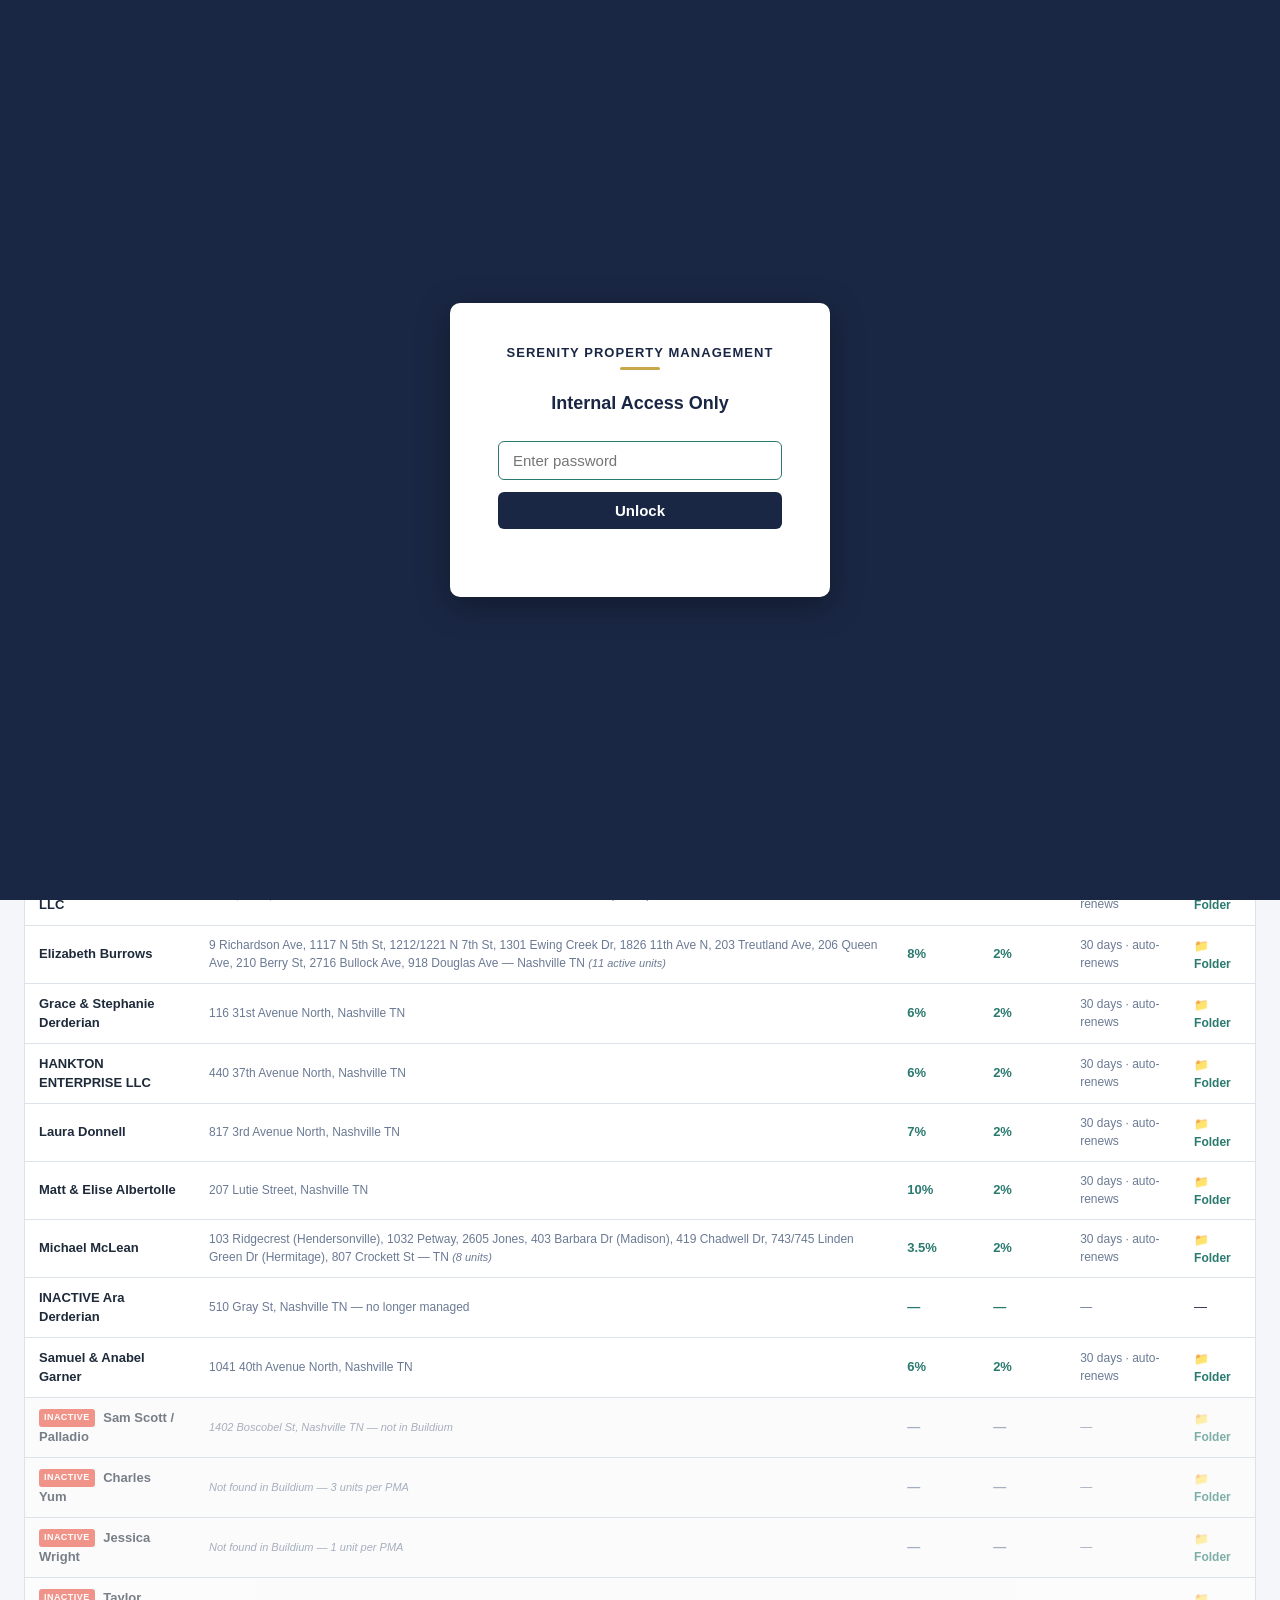
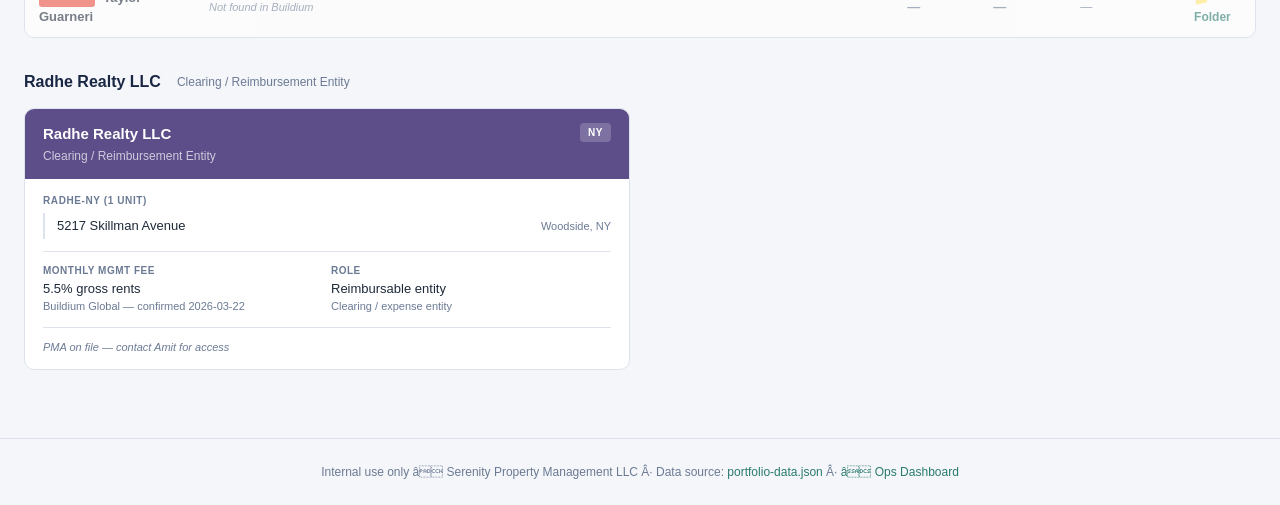
<file: pma-directory.html>
<!DOCTYPE html>
<html lang="en">
<head><meta charset="utf-8">
  
  <meta name="viewport" content="width=device-width, initial-scale=1.0">
  <title>Portfolio Directory â Serenity PM</title>
  <style>
    :root {
      --navy: #1a2744;
      --navy-light: #243258;
      --teal: #2a7a6f;
      --teal-light: #3a9a8d;
      --gold: #c9a84c;
      --gold-light: #e0bf6e;
      --bg: #f4f6f9;
      --card: #ffffff;
      --border: #dde2ec;
      --text: #1e2a3a;
      --text-muted: #6b7a94;
      --red: #c0392b;
      --green: #27ae60;
      --green-bg: #eafaf1;
      --yellow-bg: #fef9e7;
      --blue-bg: #eaf2fb;
    }


    /* ââ Password overlay ââ */
    #pma-gate {
      position: fixed; inset: 0; z-index: 9999;
      background: #1a2744;
      display: flex; align-items: center; justify-content: center;
    }
    #pma-gate .gate-box {
      background: #fff; border-radius: 10px; padding: 40px 48px;
      max-width: 380px; width: 90%; text-align: center;
      box-shadow: 0 8px 32px rgba(0,0,0,.35);
    }
    #pma-gate .gate-logo {
      font-size: 13px; font-weight: 700; letter-spacing: .08em;
      color: #1a2744; text-transform: uppercase; margin-bottom: 4px;
    }
    #pma-gate h2 {
      font-size: 18px; color: #1a2744; margin-bottom: 24px; font-weight: 600;
    }
    #pma-gate input[type=password] {
      width: 100%; padding: 10px 14px; font-size: 15px;
      border: 1.5px solid #dde2ec; border-radius: 6px; outline: none;
      margin-bottom: 12px; transition: border-color .15s;
    }
    #pma-gate input[type=password]:focus { border-color: #2a7a6f; }
    #pma-gate button {
      width: 100%; padding: 10px; font-size: 15px; font-weight: 600;
      background: #1a2744; color: #fff; border: none; border-radius: 6px;
      cursor: pointer; transition: background .15s;
    }
    #pma-gate button:hover { background: #2a7a6f; }
    #pma-gate .gate-err {
      color: #c0392b; font-size: 13px; margin-top: 10px; min-height: 18px;
    }
    #pma-gate .gate-accent { width: 40px; height: 3px; background: #c9a84c; margin: 0 auto 20px; border-radius: 2px; }

    * { box-sizing: border-box; margin: 0; padding: 0; }

    body {
      font-family: -apple-system, BlinkMacSystemFont, 'Segoe UI', Roboto, sans-serif;
      background: var(--bg);
      color: var(--text);
      font-size: 14px;
      line-height: 1.5;
    }

    header {
      background: var(--navy);
      color: white;
      padding: 20px 32px;
      display: flex;
      align-items: center;
      justify-content: space-between;
      border-bottom: 3px solid var(--gold);
    }

    header h1 {
      font-size: 20px;
      font-weight: 700;
      letter-spacing: 0.5px;
    }

    header .subtitle {
      font-size: 13px;
      color: rgba(255,255,255,0.65);
      margin-top: 2px;
    }

    .header-meta {
      text-align: right;
      font-size: 12px;
      color: rgba(255,255,255,0.55);
    }

    .header-meta strong {
      color: var(--gold-light);
    }

    main {
      max-width: 1400px;
      margin: 0 auto;
      padding: 28px 24px;
    }

    /* ââ PMA Terms Banner ââ */
    .terms-banner {
      background: var(--blue-bg);
      border: 1px solid #b8d4ef;
      border-radius: 8px;
      padding: 16px 20px;
      margin-bottom: 28px;
      display: grid;
      grid-template-columns: repeat(auto-fit, minmax(240px, 1fr));
      gap: 12px;
    }

    .terms-banner .term-item {
      display: flex;
      flex-direction: column;
    }

    .terms-banner .term-label {
      font-size: 11px;
      text-transform: uppercase;
      letter-spacing: 0.7px;
      color: var(--text-muted);
      font-weight: 600;
    }

    .terms-banner .term-value {
      font-size: 13px;
      color: var(--navy);
      font-weight: 500;
      margin-top: 2px;
    }

    .terms-banner .banner-title {
      grid-column: 1 / -1;
      font-size: 12px;
      font-weight: 700;
      color: #1a5276;
      text-transform: uppercase;
      letter-spacing: 0.6px;
      margin-bottom: 4px;
    }

    /* ââ Section headers ââ */
    .section-header {
      display: flex;
      align-items: center;
      justify-content: space-between;
      margin: 32px 0 14px;
    }

    .section-header h2 {
      font-size: 16px;
      font-weight: 700;
      color: var(--navy);
      display: flex;
      align-items: center;
      gap: 8px;
    }

    .section-header h2 .count-badge {
      background: var(--navy);
      color: white;
      font-size: 11px;
      font-weight: 600;
      padding: 2px 8px;
      border-radius: 10px;
    }

    /* ââ Portfolio Owner Cards ââ */
    .owner-grid {
      display: grid;
      grid-template-columns: repeat(auto-fill, minmax(440px, 1fr));
      gap: 20px;
    }

    .owner-card {
      background: var(--card);
      border: 1px solid var(--border);
      border-radius: 10px;
      overflow: hidden;
      transition: box-shadow 0.2s;
    }

    .owner-card:hover {
      box-shadow: 0 4px 16px rgba(26,39,68,0.10);
    }

    .card-header {
      background: var(--navy);
      color: white;
      padding: 14px 18px;
      display: flex;
      align-items: flex-start;
      justify-content: space-between;
    }

    .card-header.ky { background: var(--teal); }
    .card-header.tn { background: var(--navy); }
    .card-header.ny { background: #5d4e8a; }

    .card-owner-name {
      font-size: 15px;
      font-weight: 700;
    }

    .card-entity {
      font-size: 12px;
      color: rgba(255,255,255,0.7);
      margin-top: 2px;
    }

    .card-badges {
      display: flex;
      flex-direction: column;
      align-items: flex-end;
      gap: 4px;
    }

    .badge {
      font-size: 10px;
      font-weight: 700;
      letter-spacing: 0.6px;
      padding: 2px 8px;
      border-radius: 4px;
      text-transform: uppercase;
    }

    .badge-state {
      background: rgba(255,255,255,0.2);
      color: white;
    }

    .badge-fee {
      background: var(--gold);
      color: #1a1a00;
    }

    .card-body {
      padding: 14px 18px;
    }

    /* ââ Property list ââ */
    .portfolio-group {
      margin-bottom: 12px;
    }

    .portfolio-group-label {
      font-size: 10px;
      font-weight: 700;
      text-transform: uppercase;
      letter-spacing: 0.6px;
      color: var(--text-muted);
      margin-bottom: 5px;
      display: flex;
      align-items: center;
      justify-content: space-between;
    }

    .portfolio-group-label a {
      font-size: 10px;
      color: var(--teal);
      text-decoration: none;
      font-weight: 600;
    }

    .portfolio-group-label a:hover { text-decoration: underline; }

    .property-list {
      list-style: none;
    }

    .property-list li {
      padding: 3px 0 3px 12px;
      border-left: 2px solid var(--border);
      font-size: 13px;
      color: var(--text);
      display: flex;
      justify-content: space-between;
      align-items: center;
    }

    .property-list li + li {
      margin-top: 2px;
    }

    .prop-city {
      font-size: 11px;
      color: var(--text-muted);
      flex-shrink: 0;
      margin-left: 8px;
    }

    /* ââ Fee row ââ */
    .fee-row {
      border-top: 1px solid var(--border);
      padding-top: 11px;
      margin-top: 12px;
      display: grid;
      grid-template-columns: 1fr 1fr;
      gap: 8px;
    }

    .fee-item {
      display: flex;
      flex-direction: column;
    }

    .fee-label {
      font-size: 10px;
      text-transform: uppercase;
      letter-spacing: 0.5px;
      color: var(--text-muted);
      font-weight: 600;
    }

    .fee-value {
      font-size: 13px;
      color: var(--text);
      font-weight: 500;
      margin-top: 1px;
    }

    .fee-detail {
      font-size: 11px;
      color: var(--text-muted);
    }

    /* ââ PMA link ââ */
    .pma-footer {
      border-top: 1px solid var(--border);
      padding-top: 11px;
      margin-top: 12px;
      display: flex;
      align-items: center;
      justify-content: space-between;
    }

    .pma-link {
      display: inline-flex;
      align-items: center;
      gap: 5px;
      font-size: 12px;
      color: var(--teal);
      text-decoration: none;
      font-weight: 600;
      padding: 5px 10px;
      border: 1px solid var(--teal);
      border-radius: 5px;
      transition: background 0.15s;
    }

    .pma-link:hover {
      background: var(--teal);
      color: white;
    }

    .pma-term-note {
      font-size: 11px;
      color: var(--text-muted);
    }

    .pma-term-note strong {
      color: var(--red);
    }

    /* ââ Individual owners table ââ */
    .individual-table-wrap {
      background: var(--card);
      border: 1px solid var(--border);
      border-radius: 10px;
      overflow: hidden;
    }

    table.ind-table {
      width: 100%;
      border-collapse: collapse;
    }

    table.ind-table thead th {
      background: var(--navy);
      color: white;
      font-size: 11px;
      font-weight: 600;
      text-transform: uppercase;
      letter-spacing: 0.5px;
      padding: 10px 14px;
      text-align: left;
    }

    table.ind-table tbody tr {
      border-bottom: 1px solid var(--border);
      transition: background 0.1s;
    }

    table.ind-table tbody tr:last-child {
      border-bottom: none;
    }

    table.ind-table tbody tr:hover {
      background: #f8f9fb;
    }

    table.ind-table tbody td {
      padding: 10px 14px;
      font-size: 13px;
      vertical-align: middle;
    }

    table.ind-table .td-owner { font-weight: 600; }

    table.ind-table .td-addr {
      color: var(--text-muted);
      font-size: 12px;
    }

    table.ind-table .td-fee {
      font-weight: 600;
      color: var(--teal);
      white-space: nowrap;
    }

    table.ind-table .td-notice {
      font-size: 12px;
      color: var(--text-muted);
    }

    table.ind-table .td-pma a {
      display: inline-flex;
      align-items: center;
      gap: 4px;
      font-size: 12px;
      color: var(--teal);
      text-decoration: none;
      font-weight: 600;
    }

    table.ind-table .td-pma a:hover { text-decoration: underline; }

    .unit-count {
      font-size: 11px;
      color: var(--text-muted);
      font-style: italic;
    }

    .row-inactive {
      opacity: 0.6;
      background: #fafafa;
    }

    .row-inactive:hover {
      background: #f5f5f5 !important;
    }

    .inactive-badge {
      display: inline-block;
      background: #e74c3c;
      color: white;
      font-size: 9px;
      font-weight: 700;
      letter-spacing: .05em;
      padding: 2px 5px;
      border-radius: 3px;
      margin-right: 5px;
      vertical-align: middle;
    }

        .see-pma {
      font-size: 11px;
      color: var(--text-muted);
      font-style: italic;
    }

    /* ââ Search/filter ââ */
    .search-bar {
      display: flex;
      gap: 10px;
      margin-bottom: 20px;
    }

    .search-bar input {
      flex: 1;
      max-width: 360px;
      padding: 8px 12px;
      border: 1px solid var(--border);
      border-radius: 6px;
      font-size: 13px;
      background: white;
      color: var(--text);
    }

    .search-bar input:focus {
      outline: none;
      border-color: var(--teal);
    }

    /* ââ Footer ââ */
    footer {
      text-align: center;
      padding: 24px;
      font-size: 12px;
      color: var(--text-muted);
      border-top: 1px solid var(--border);
      margin-top: 40px;
    }

    footer a { color: var(--teal); text-decoration: none; }
    footer a:hover { text-decoration: underline; }

    @media (max-width: 600px) {
      .owner-grid { grid-template-columns: 1fr; }
      header { flex-direction: column; gap: 8px; }
      .header-meta { text-align: left; }
    }
  
    .managed-by-label {
      font-size: 12px;
      font-weight: 400;
      color: var(--text-muted);
      margin-left: 8px;
    }
    .section-subheader {
      padding: 8px 0 4px 0;
      margin: 8px 0 12px 0;
    }
    .section-subheader h3 {
      font-size: 14px;
      font-weight: 600;
      color: var(--text-muted);
      text-transform: uppercase;
      letter-spacing: 0.05em;
    }
  </style>
</head>
<body>

<!-- Password gate -->
<div id="pma-gate">
  <div class="gate-box">
    <div class="gate-logo">Serenity Property Management</div>
    <div class="gate-accent"></div>
    <h2>Internal Access Only</h2>
    <input type="password" id="pma-pw" placeholder="Enter password" autocomplete="current-password">
    <button onclick="pmaAuth()">Unlock</button>
    <div class="gate-err" id="pma-err"></div>
  </div>
</div>

<header>
  <div>
    <h1>Portfolio &amp; Owner Directory</h1>
    <div class="subtitle">Serenity Property Management LLC â Internal Reference</div>
  </div>
  <div class="header-meta">
    <div>Last updated: <strong>March 2026</strong></div>
    <div>Source: <a href="https://github.com/claudeamitkalra-commits/serenity-re-website/blob/main/portfolio-data.json" target="_blank" style="color:var(--gold-light)">portfolio-data.json</a></div>
  </div>
</header>

<main>

  <!-- PMA Standard Terms Banner -->
  <div class="terms-banner">
    <div class="banner-title">ð Standard PMA Terms (all owners)</div>
    <div class="term-item">
      <span class="term-label">Term Length</span>
      <span class="term-value">1 year from execution date</span>
    </div>
    <div class="term-item">
      <span class="term-label">Auto-Renewal</span>
      <span class="term-value">Annually from original execution date</span>
    </div>
    <div class="term-item">
      <span class="term-label">Notice to Terminate</span>
      <span class="term-value" style="color:var(--red)">30 days written notice before renewal date</span>
    </div>
    <div class="term-item">
      <span class="term-label">Early Termination Fee</span>
      <span class="term-value">3 months fees or remaining balance (greater)</span>
    </div>
    <div class="term-item">
      <span class="term-label">Lease-Up Fee</span>
      <span class="term-value">50% of first month's rent (per door)</span>
    </div>
    <div class="term-item">
      <span class="term-label">Late Fee Split</span>
      <span class="term-value">50% to managing entity</span>
    </div>
  </div>

  <!-- Search bar -->
  <div class="search-bar">
    <input type="text" id="searchInput" placeholder="Search owners, properties, citiesâ¦" oninput="filterAll()">
  </div>

  <!-- KY Owners -->
  <div class="section-header">
    <h2>KY Owners <span class="managed-by-label">Managed by Jason Billy / XJM</span></h2>
  </div>

  <div class="individual-table-wrap" id="kyTable">
    <table class="ind-table">
      <thead>
        <tr>
          <th>Owner</th>
          <th>Property / Address</th>
          <th>XJM</th>
          <th>Serenity</th>
          <th>Notice Period</th>
          <th>PMA</th>
        </tr>
      </thead>
      <tbody>
        <tr data-search="pptclex frankfort lexington ky">
          <td class="td-owner">PPTCLEX</td>
          <td class="td-addr">122 Rolling Acres Dr (Frankfort, KY), 1844 &amp; 1854 Augusta Dr (Lexington, KY) &mdash; 3 units</td>
          <td class="td-fee">3.5%</td>
          <td class="td-fee">2.0%</td>
          <td class="td-notice">30 days</td>
          <td class="td-pma">📁 Folder</td>
        </tr>
        <tr data-search="bxsci96-ky lexington ky">
          <td class="td-owner">BXSCI96-KY</td>
          <td class="td-addr">185 &amp; 193 Landings Dr, 201 S Broadway St, 321 Given Ave &mdash; Lexington, KY (4 units)</td>
          <td class="td-fee">3.5%</td>
          <td class="td-fee">2.0%</td>
          <td class="td-notice">30 days</td>
          <td class="td-pma">📁 Folder</td>
        </tr>
      </tbody>
    </table>
  </div>


  <!-- TN Owners -->

  <div class="section-header">
    <h2>TN Owners <span class="managed-by-label">Managed by Ashley Smith / AshNash</span></h2>
  </div>
  

  <div class="individual-table-wrap" id="individualTable">
    <table class="ind-table">
      <thead>
        <tr>
          <th>Owner</th>
          <th>Property / Address</th>
          <th>AshNash</th>
          <th>Serenity</th>
          <th>Notice Period</th>
          <th>PMA</th>
        </tr>
      </thead>
      <tbody>
        <!-- ── ENTITY OWNERS ── -->
        <tr data-search="bxsci96-tn nashville tn">
          <td class="td-owner">BXSCI96-TN</td>
          <td class="td-addr">203 N Main St (A/B), 325 Harris St (A/B), 2200 Crestline (A/B), 4329 Enchanted Circle &mdash; Nashville, TN <span class="unit-count">(8 units)</span></td>
          <td class="td-fee">3.5%</td>
          <td class="td-fee">2.0%</td>
          <td class="td-notice">30 days</td>
          <td class="td-pma">&mdash;</td>
        </tr>
        <tr data-search="pptc nashville tn">
          <td class="td-owner">PPTC</td>
          <td class="td-addr">1030 Drummond Dr (A/B), 1507 Golf St (1/Lower), 3033 Vista Valley Ct (A/B), 3202 Doak Ave, 3204 Doak Ave, 3901 Kingswood Ave (Front/Rear) &mdash; Nashville, TN <span class="unit-count">(10 units)</span></td>
          <td class="td-fee">3.5%</td>
          <td class="td-fee">2.0%</td>
          <td class="td-notice">30 days</td>
          <td class="td-pma">&mdash;</td>
        </tr>

        <!-- ── ACTIVE OWNERS ── -->
        

        <tr data-search="ashleigh suarez stewart allison neal colt nevada nashville tn">
          <td class="td-owner">Ashleigh Suarez</td>
          <td class="td-addr">1709/1717 Stewart Pl, 1712/1714/1806 Allison Pl, 1712 Martin St, 1719/1801 Neal Ter, 250/252 Colt Dr, 3912 Nevada Ave &mdash; Nashville TN <span class="unit-count">(11 units)</span></td>
          <td class="td-fee">5%</td>
          <td class="td-fee">2%</td>
          <td class="td-notice">30 days &middot; auto-renews</td>
          <td class="td-pma"><a href="https://drive.google.com/drive/folders/10Dm36Y_o9glMooTB4Qaq2pbWQeufb2qD" target="_blank">&#x1F4C1; Folder</a></td>
        </tr>

        <tr data-search="david julie smith cobblestone goodlettsville tn">
          <td class="td-owner">David &amp; Julie Smith</td>
          <td class="td-addr">115, 119, 141 Cobblestone Place Drive, Goodlettsville TN</td>
          <td class="td-fee">6%</td>
          <td class="td-fee">2%</td>
          <td class="td-notice">30 days &middot; auto-renews</td>
          <td class="td-pma"><a href="https://drive.google.com/drive/folders/1oyaqymRs6yIFO-JU7gkLBckbOfNOQIBT" target="_blank">&#x1F4C1; Folder</a></td>
        </tr>

        <tr data-search="elpepee solutions broadmoor riverside nashville tn">
          <td class="td-owner">ElePepe Solutions LLC</td>
          <td class="td-addr">1009, 1011, 1013 Broadmoor Drive + 1807 Riverside Drive &mdash; Nashville TN <span class="unit-count">(4 units)</span></td>
          <td class="td-fee">3.5%</td>
          <td class="td-fee">2%</td>
          <td class="td-notice">30 days &middot; auto-renews</td>
          <td class="td-pma"><a href="https://drive.google.com/drive/folders/1fc3C8ouwVDotz8xLIZ8dJg_oyTi7gHrk" target="_blank">&#x1F4C1; Folder</a></td>
        </tr>

        <tr data-search="elizabeth burrows 5th 7th ewing bullock richardson douglas treutland queen berry nashville tn">
          <td class="td-owner">Elizabeth Burrows</td>
          <td class="td-addr">9 Richardson Ave, 1117 N 5th St, 1212/1221 N 7th St, 1301 Ewing Creek Dr, 1826 11th Ave N, 203 Treutland Ave, 206 Queen Ave, 210 Berry St, 2716 Bullock Ave, 918 Douglas Ave &mdash; Nashville TN <span class="unit-count">(11 active units)</span></td>
          <td class="td-fee">8%</td>
          <td class="td-fee">2%</td>
          <td class="td-notice">30 days &middot; auto-renews</td>
          <td class="td-pma"><a href="https://drive.google.com/drive/folders/1ASRKV0P_ehxdjFBzXkbXeNQ93QXV-ubQ" target="_blank">&#x1F4C1; Folder</a></td>
        </tr>        


        <tr data-search="grace stephanie derderian 31st nashville tn">
          <td class="td-owner">Grace &amp; Stephanie Derderian</td>
          <td class="td-addr">116 31st Avenue North, Nashville TN</td>
          <td class="td-fee">6%</td>
          <td class="td-fee">2%</td>
          <td class="td-notice">30 days &middot; auto-renews</td>
          <td class="td-pma"><a href="https://drive.google.com/drive/folders/1CPjAezGkxdAHjNSnbt5NvNySW7VUSJnx" target="_blank">&#x1F4C1; Folder</a></td>
        </tr>

        <tr data-search="hankton enterprise lashondra 37th nashville tn">
          <td class="td-owner">HANKTON ENTERPRISE LLC</td>
          <td class="td-addr">440 37th Avenue North, Nashville TN</td>
          <td class="td-fee">6%</td>
          <td class="td-fee">2%</td>
          <td class="td-notice">30 days &middot; auto-renews</td>
          <td class="td-pma"><a href="https://drive.google.com/drive/folders/1J0gyMPaXu8fXaM6tUo8m57E_ALusfswM" target="_blank">&#x1F4C1; Folder</a></td>
        </tr>

        <tr data-search="laura donnell 3rd avenue nashville tn">
          <td class="td-owner">Laura Donnell</td>
          <td class="td-addr">817 3rd Avenue North, Nashville TN</td>
          <td class="td-fee">7%</td>
          <td class="td-fee">2%</td>
          <td class="td-notice">30 days &middot; auto-renews</td>
          <td class="td-pma"><a href="https://drive.google.com/drive/folders/12ohZe2415YkSJBr63rLQpslhLy_cW_sv" target="_blank">&#x1F4C1; Folder</a></td>
        </tr>

        <tr data-search="matt elise albertolle lutie nashville tn">
          <td class="td-owner">Matt &amp; Elise Albertolle</td>
          <td class="td-addr">207 Lutie Street, Nashville TN</td>
          <td class="td-fee">10%</td>
          <td class="td-fee">2%</td>
          <td class="td-notice">30 days &middot; auto-renews</td>
          <td class="td-pma"><a href="https://drive.google.com/drive/folders/1v-Gu2QIRIV7MyPbOQjPrWIPpWR1N_BMl" target="_blank">&#x1F4C1; Folder</a></td>
        </tr>

        <tr data-search="michael mclean ridgecrest petway jones barbara chadwell linden crockett nashville hendersonville hermitage madison tn">
          <td class="td-owner">Michael McLean</td>
          <td class="td-addr">103 Ridgecrest (Hendersonville), 1032 Petway, 2605 Jones, 403 Barbara Dr (Madison), 419 Chadwell Dr, 743/745 Linden Green Dr (Hermitage), 807 Crockett St &mdash; TN <span class="unit-count">(8 units)</span></td>
          <td class="td-fee">3.5%</td>
          <td class="td-fee">2%</td>
          <td class="td-notice">30 days &middot; auto-renews</td>
          <td class="td-pma"><a href="https://drive.google.com/drive/folders/16ITlhwhqxXsHGu4AlrUde2stTrKm0s-x" target="_blank">&#x1F4C1; Folder</a></td>
        </tr>

                <tr data-search="ara derderian 510 gray street nashville tn inactive">
          <td class="td-owner">INACTIVE Ara Derderian</td>
          <td class="td-addr">510 Gray St, Nashville TN &mdash; no longer managed</td>
          <td class="td-fee">&mdash;</td>
          <td class="td-fee">&mdash;</td>
          <td class="td-notice">&mdash;</td>
          <td class="td-pma">&mdash;</td>
        </tr>
<tr data-search="samuel anabel garner 40th nashville tn">
          <td class="td-owner">Samuel &amp; Anabel Garner</td>
          <td class="td-addr">1041 40th Avenue North, Nashville TN</td>
          <td class="td-fee">6%</td>
          <td class="td-fee">2%</td>
          <td class="td-notice">30 days &middot; auto-renews</td>
          <td class="td-pma"><a href="https://drive.google.com/drive/folders/1Sl6xqR3RnNx3WZSgWa5m7L07feIKgs4j" target="_blank">&#x1F4C1; Folder</a></td>
        </tr>

        <!-- ── INACTIVE / NO LONGER MANAGED ── -->
        <tr class="row-inactive" data-search="sam palladio scott boscobel nashville tn inactive">
          <td class="td-owner"><span class="inactive-badge">INACTIVE</span> Sam Scott / Palladio</td>
          <td class="td-addr"><span class="see-pma">1402 Boscobel St, Nashville TN &mdash; not in Buildium</span></td>
          <td class="td-fee" style="color:var(--text-muted)">&mdash;</td>
          <td class="td-fee" style="color:var(--text-muted)">&mdash;</td>
          <td class="td-notice" style="color:var(--text-muted)">&mdash;</td>
          <td class="td-pma"><a href="https://drive.google.com/drive/folders/1q5tlXrj_qpgyVKzir2NJTP3hVXIz-sk1" target="_blank">&#x1F4C1; Folder</a></td>
        </tr>

        <tr class="row-inactive" data-search="charles yum nashville tn inactive">
          <td class="td-owner"><span class="inactive-badge">INACTIVE</span> Charles Yum</td>
          <td class="td-addr"><span class="see-pma">Not found in Buildium &mdash; 3 units per PMA</span></td>
          <td class="td-fee" style="color:var(--text-muted)">&mdash;</td>
          <td class="td-fee" style="color:var(--text-muted)">&mdash;</td>
          <td class="td-notice" style="color:var(--text-muted)">&mdash;</td>
          <td class="td-pma"><a href="https://drive.google.com/drive/folders/1s-bTTVbOvJBqhAMsk6YeBBcVxHSe1dzp" target="_blank">&#x1F4C1; Folder</a></td>
        </tr>

        <tr class="row-inactive" data-search="jessica wright nashville tn inactive">
          <td class="td-owner"><span class="inactive-badge">INACTIVE</span> Jessica Wright</td>
          <td class="td-addr"><span class="see-pma">Not found in Buildium &mdash; 1 unit per PMA</span></td>
          <td class="td-fee" style="color:var(--text-muted)">&mdash;</td>
          <td class="td-fee" style="color:var(--text-muted)">&mdash;</td>
          <td class="td-notice" style="color:var(--text-muted)">&mdash;</td>
          <td class="td-pma"><a href="https://drive.google.com/drive/folders/1-kljJoCUNaRQxyThrP5ilMG0DkQt2dfR" target="_blank">&#x1F4C1; Folder</a></td>
        </tr>

        <tr class="row-inactive" data-search="taylor guarneri nashville tn inactive">
          <td class="td-owner"><span class="inactive-badge">INACTIVE</span> Taylor Guarneri</td>
          <td class="td-addr"><span class="see-pma">Not found in Buildium</span></td>
          <td class="td-fee" style="color:var(--text-muted)">&mdash;</td>
          <td class="td-fee" style="color:var(--text-muted)">&mdash;</td>
          <td class="td-notice" style="color:var(--text-muted)">&mdash;</td>
          <td class="td-pma"><a href="https://drive.google.com/drive/folders/1Lz4H0EPn9xvoNo2Sfqn4qimGdyN2eVJM" target="_blank">&#x1F4C1; Folder</a></td>
        </tr>

      </tbody>
    </table>
  </div>


  <!-- Radhe Realty -->
  <div class="section-header">
    <h2>Radhe Realty LLC <span class="managed-by-label">Clearing / Reimbursement Entity</span></h2>
  </div>

  <div class="owner-grid" id="radheGrid">
    <div class="owner-card" data-search="radhe realty new york ny woodside skillman">
      <div class="card-header ny">
        <div>
          <div class="card-owner-name">Radhe Realty LLC</div>
          <div class="card-entity">Clearing / Reimbursement Entity</div>
        </div>
        <div class="card-badges">
          <span class="badge badge-state">NY</span>
        </div>
      </div>
      <div class="card-body">
        <div class="portfolio-group">
          <div class="portfolio-group-label">Radhe-NY (1 unit)</div>
          <ul class="property-list">
            <li>5217 Skillman Avenue <span class="prop-city">Woodside, NY</span></li>
          </ul>
        </div>
        <div class="fee-row">
          <div class="fee-item">
            <span class="fee-label">Monthly Mgmt Fee</span>
            <span class="fee-value">5.5% gross rents</span>
            <span class="fee-detail">Buildium Global &mdash; confirmed 2026-03-22</span>
          </div>
          <div class="fee-item">
            <span class="fee-label">Role</span>
            <span class="fee-value">Reimbursable entity</span>
            <span class="fee-detail">Clearing / expense entity</span>
          </div>
        </div>
        <div class="pma-footer">
          <span class="pma-term-note" style="color:var(--text-muted); font-style:italic">PMA on file &mdash; contact Amit for access</span>
        </div>
      </div>
    </div>
  </div><!-- /radheGrid -->

</main>

<footer>
  Internal use only â Serenity Property Management LLC Â·
  Data source: <a href="https://github.com/claudeamitkalra-commits/serenity-re-website/blob/main/portfolio-data.json">portfolio-data.json</a> Â·
  <a href="/serenityops.html">â Ops Dashboard</a>
</footer>

<script>
  function filterAll() {
    const q = document.getElementById('searchInput').value.toLowerCase().trim();

    // Filter portfolio cards
    document.querySelectorAll('#portfolioGrid .owner-card').forEach(card => {
      const text = (card.getAttribute('data-search') || '') + ' ' + card.innerText.toLowerCase();
      card.style.display = (!q || text.includes(q)) ? '' : 'none';
    });

    // Filter individual table rows
    document.querySelectorAll('#individualTable tbody tr').forEach(row => {
      const text = (row.getAttribute('data-search') || '') + ' ' + row.innerText.toLowerCase();
      row.style.display = (!q || text.includes(q)) ? '' : 'none';
    });
  }
</script>


<script>
  (function() {
    var KEY = 'pma_auth_v1';
    var gate = document.getElementById('pma-gate');
    var pw = document.getElementById('pma-pw');
    function unlock() { gate.style.display = 'none'; }
    try { if (localStorage.getItem(KEY) === '1') { unlock(); return; } } catch(e) {}
    pw.addEventListener('keydown', function(e) { if (e.key === 'Enter') pmaAuth(); });
    setTimeout(function() { pw.focus(); }, 50);
  })();
  function pmaAuth() {
    var val = document.getElementById('pma-pw').value;
    var err = document.getElementById('pma-err');
    if (val === 'serenity2026') {
      try { localStorage.setItem('pma_auth_v1', '1'); } catch(e) {}
      document.getElementById('pma-gate').style.display = 'none';
      err.textContent = '';
    } else {
      err.textContent = 'Incorrect password. Try again.';
      document.getElementById('pma-pw').value = '';
      document.getElementById('pma-pw').focus();
    }
  }
</script>
</body>
<script>'undefined'=== typeof _trfq || (window._trfq = []);'undefined'=== typeof _trfd && (window._trfd=[]),_trfd.push({'tccl.baseHost':'secureserver.net'},{'ap':'cpsh-oh'},{'server':'p3plzcpnl504824'},{'dcenter':'p3'},{'cp_id':'9959745'},{'cp_cl':'8'}) // Monitoring performance to make your website faster. If you want to opt-out, please contact web hosting support.</script><script src='https://img1.wsimg.com/traffic-assets/js/tccl.min.js'></script></html>
</file>
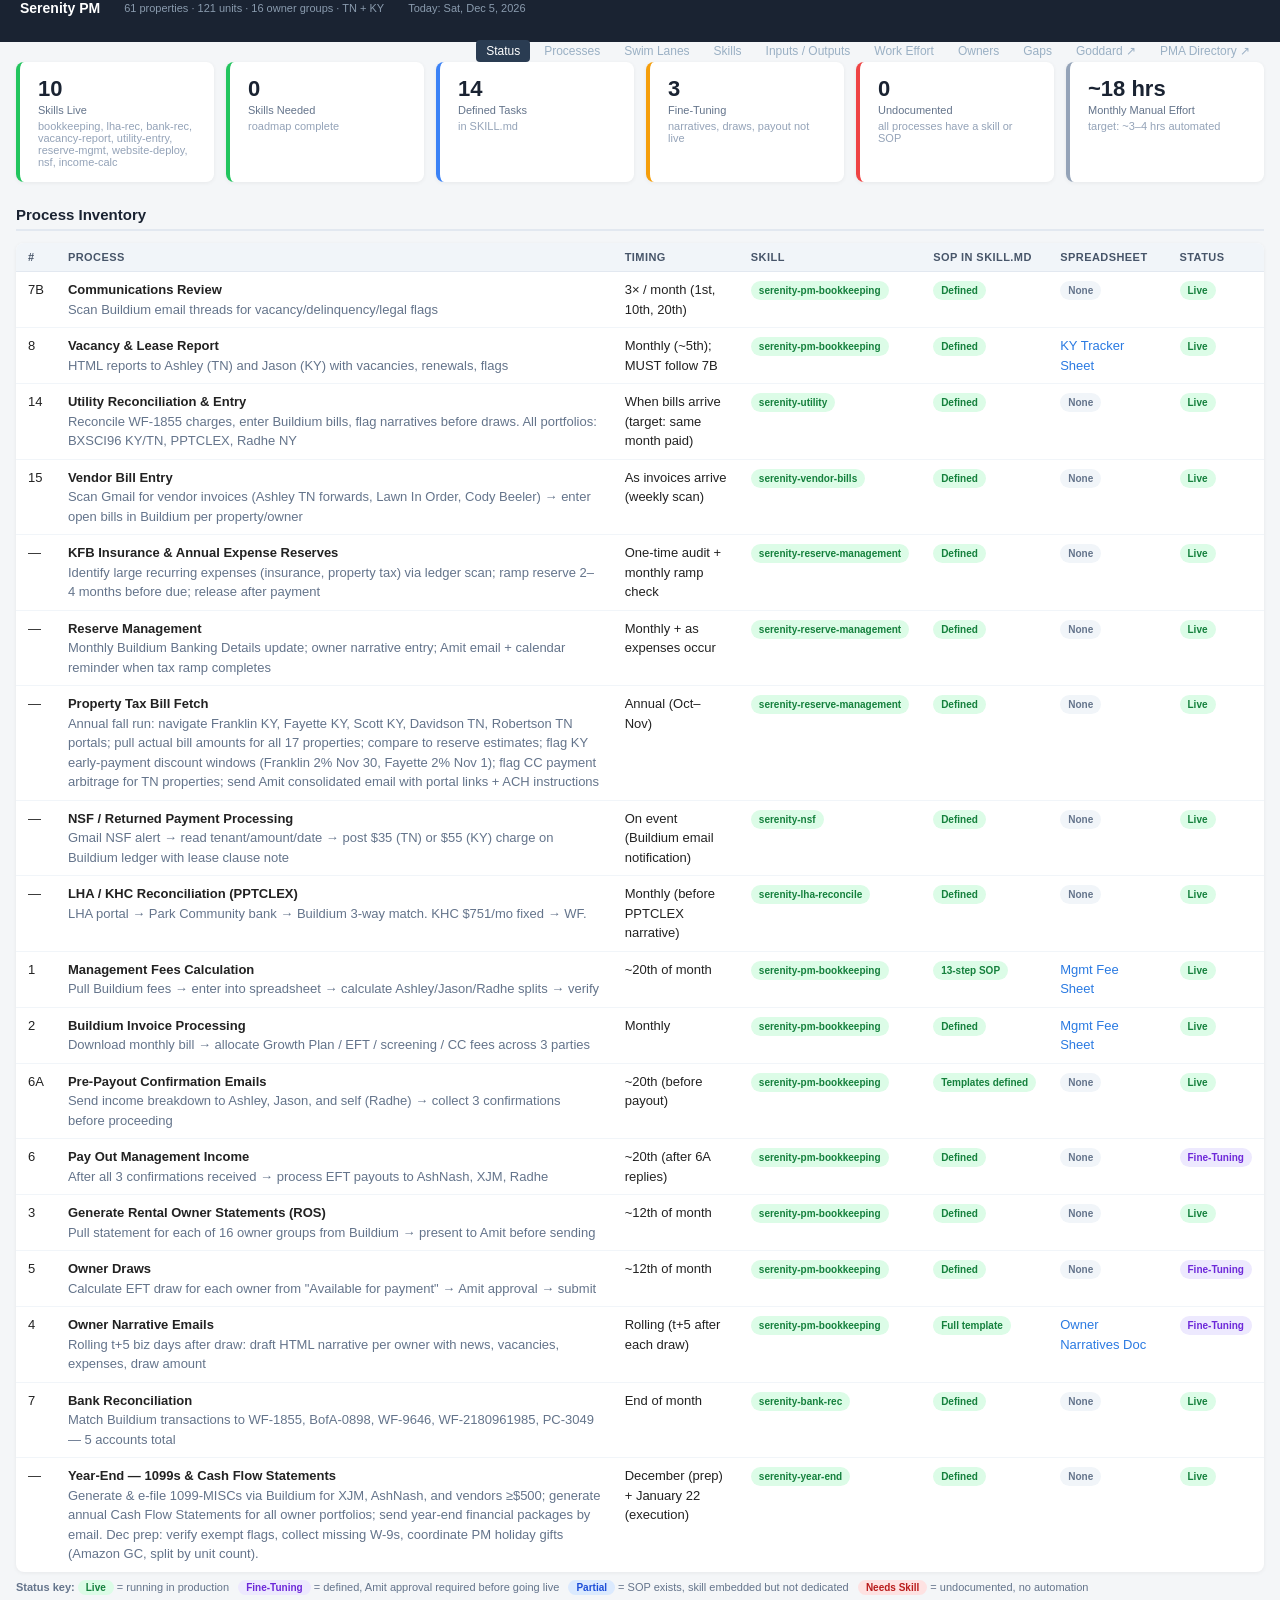
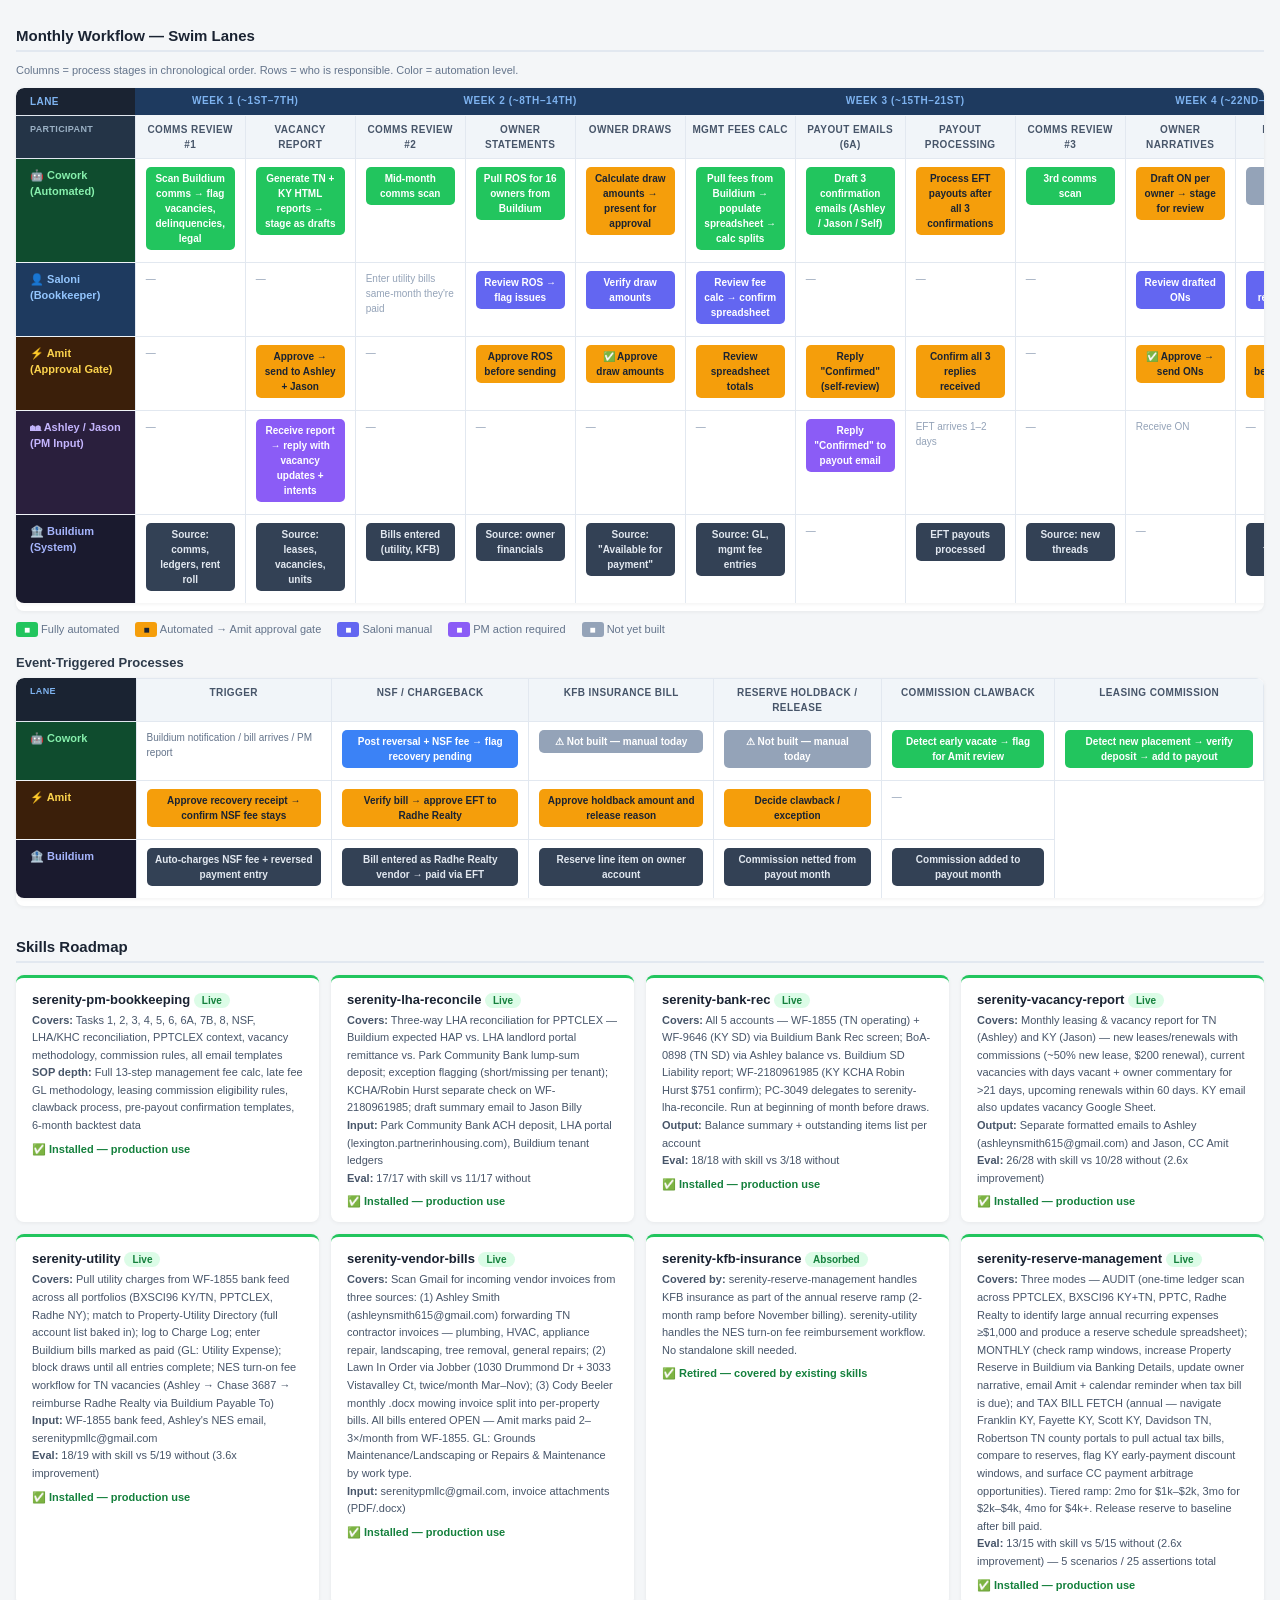
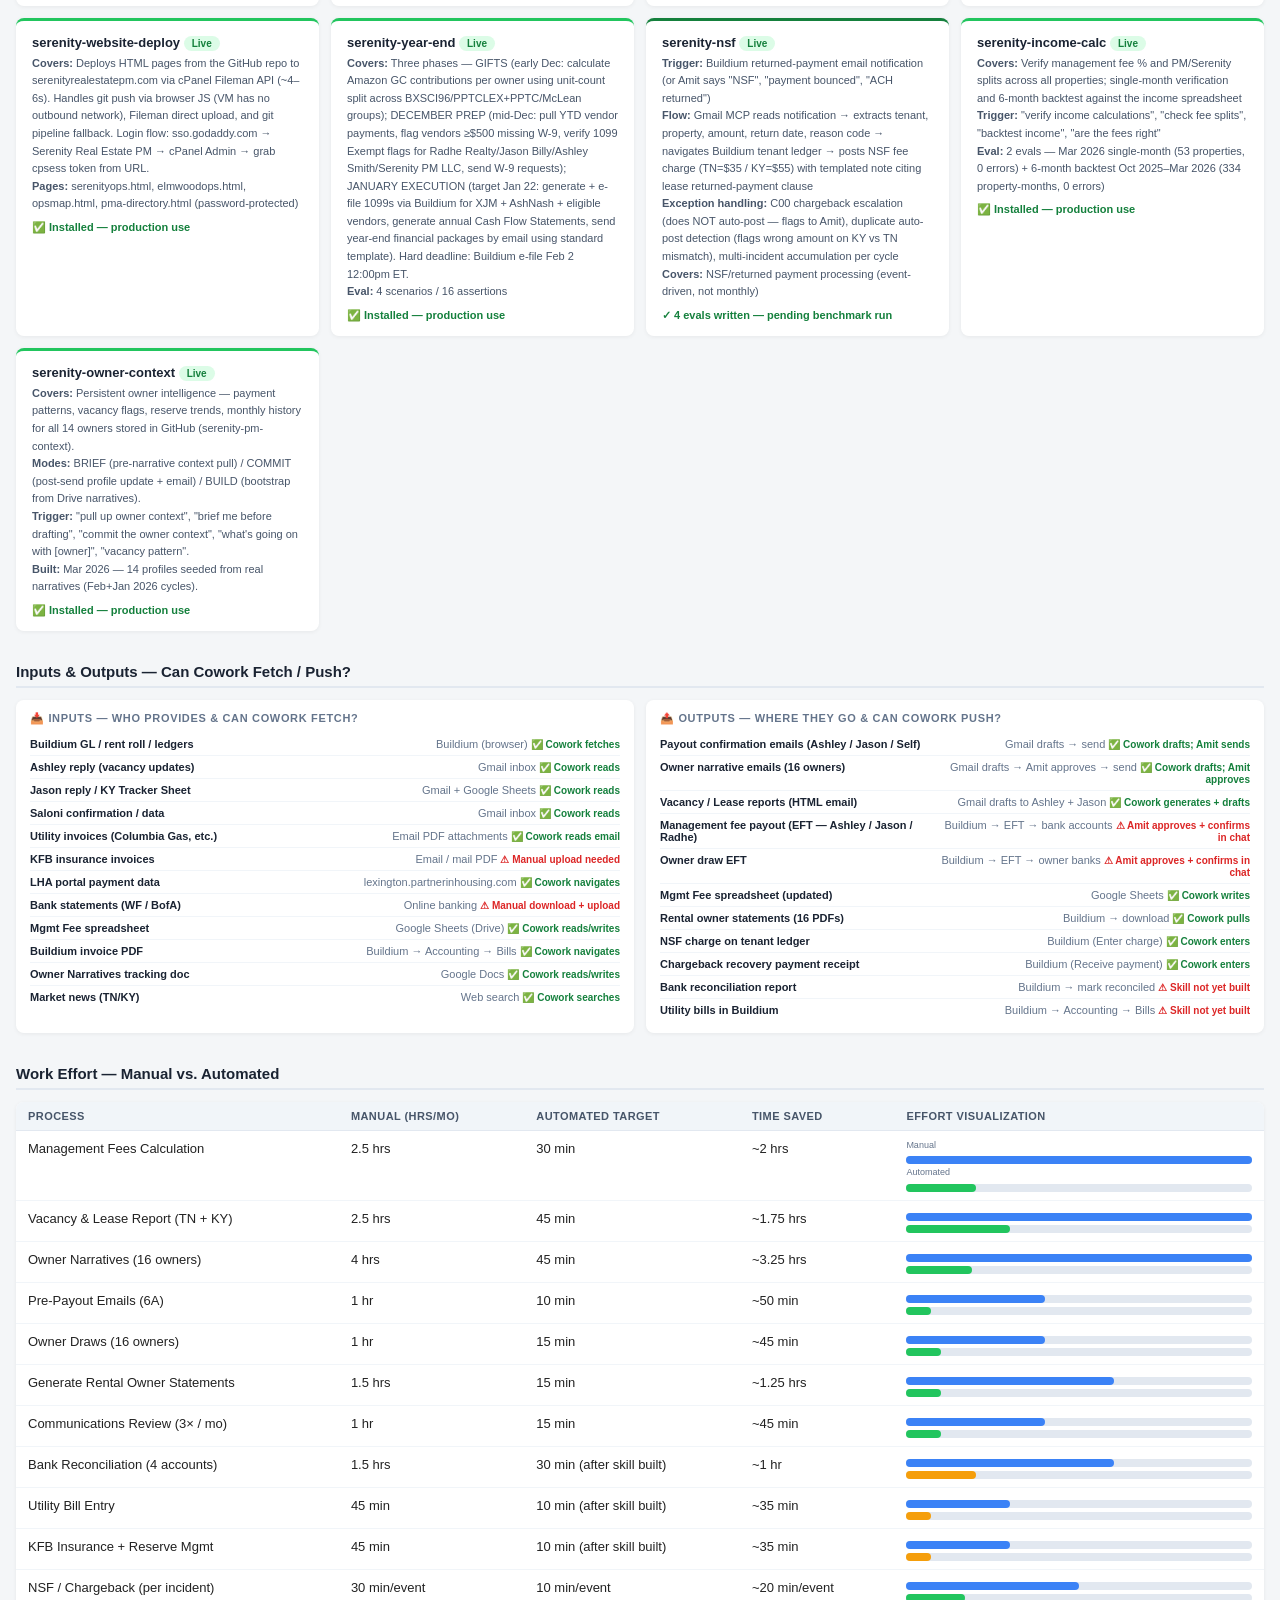
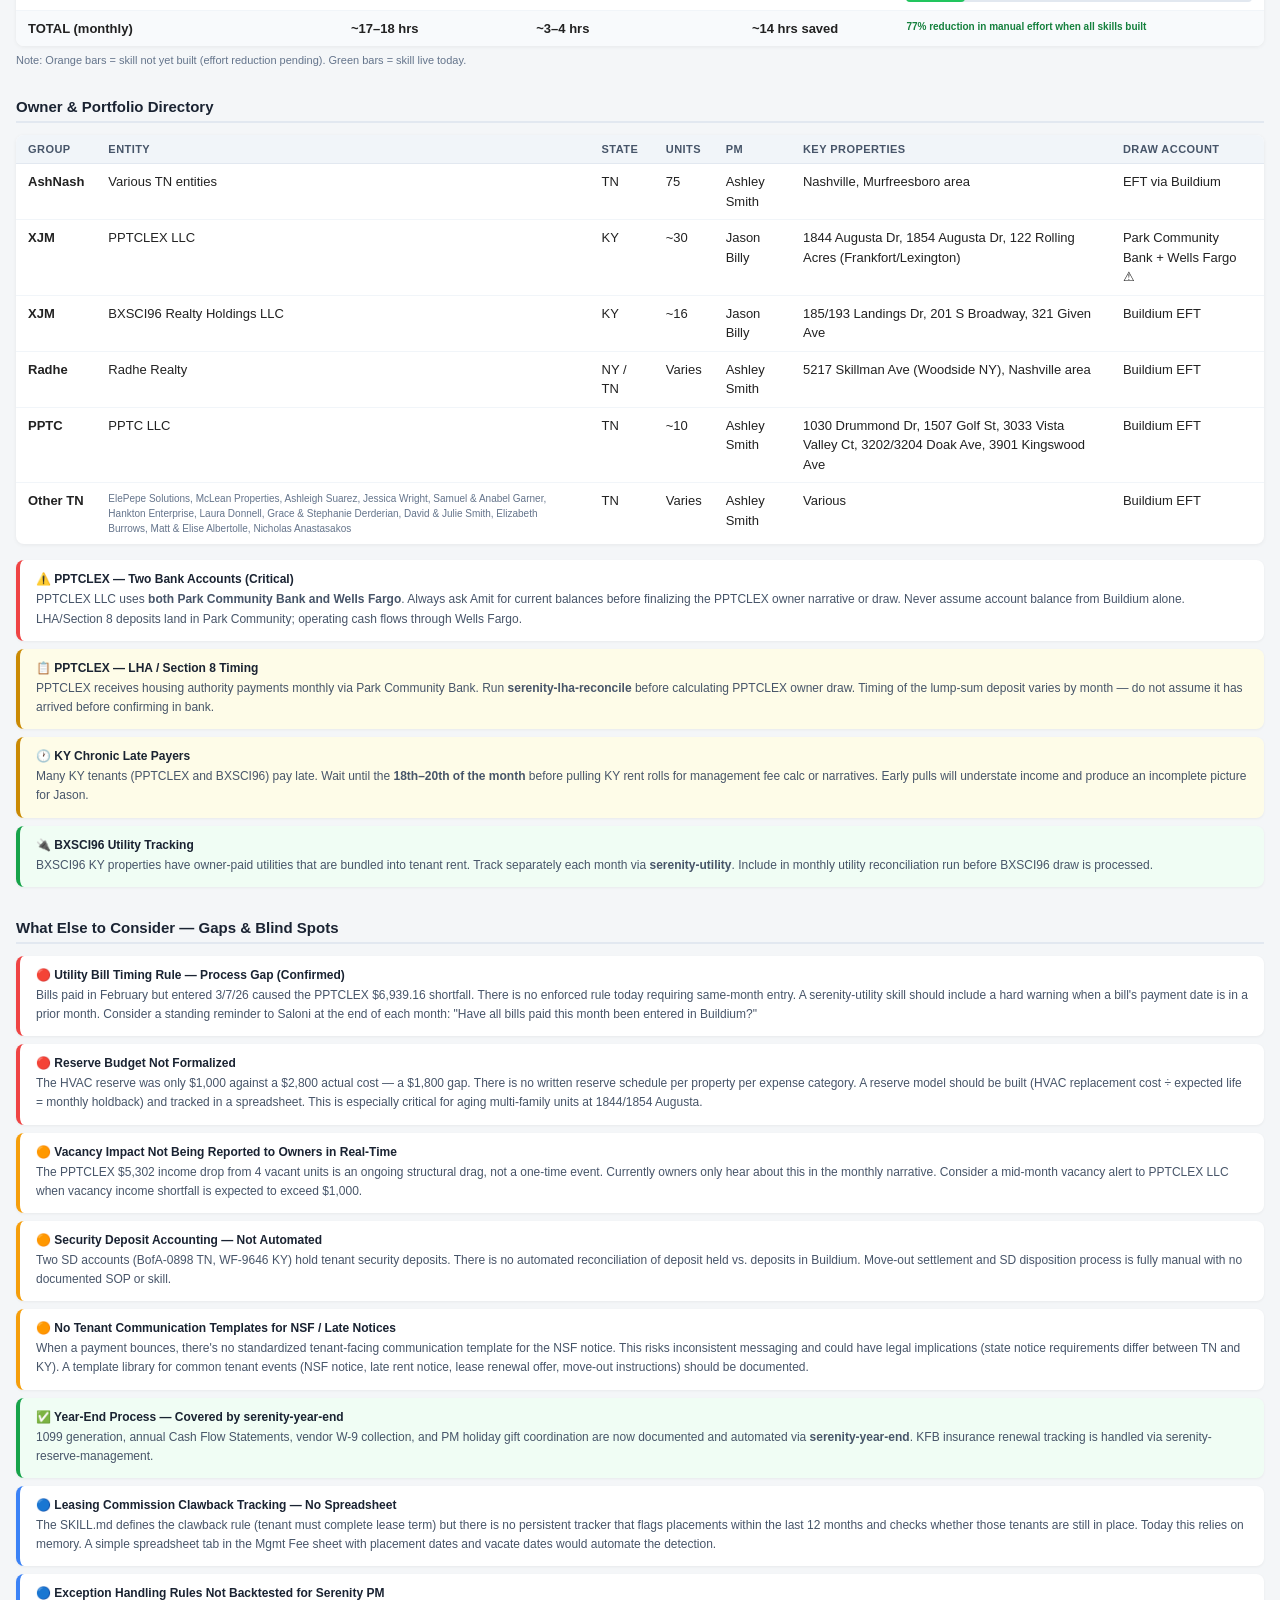
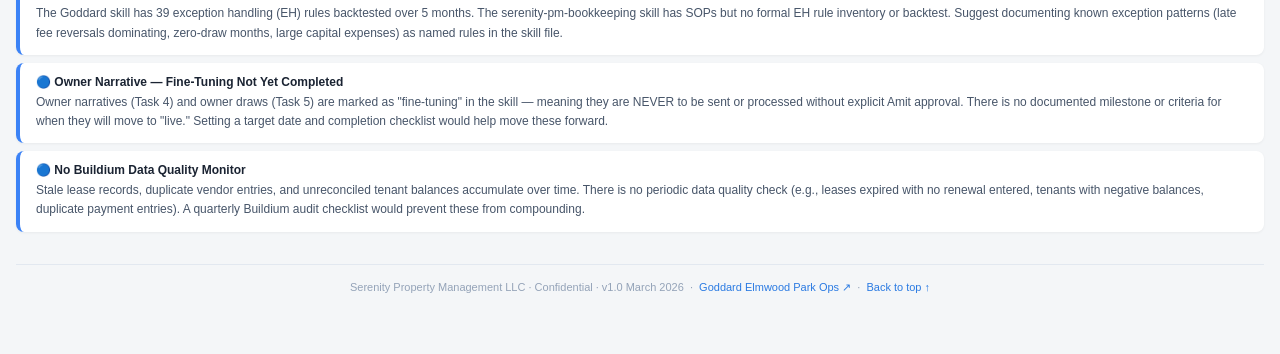
<file: serenityops.html>
<!DOCTYPE html>
<html lang="en"><head>
<meta charset="UTF-8">
<meta name="viewport" content="width=device-width, initial-scale=1.0">
<title>Serenity PM — Bookkeeping Ops</title>
<style>
  *{box-sizing:border-box;margin:0;padding:0}
  body{font-family:'Segoe UI',Arial,sans-serif;font-size:13px;background:#f4f6f8;color:#222}
  a{color:#2a7ae2;text-decoration:none}
  a:hover{text-decoration:underline}

  /* TOPBAR */
  .topbar{background:#1a2332;color:#cdd6e0;padding:0 20px;display:flex;align-items:center;gap:24px;height:42px;position:sticky;top:0;z-index:100;flex-wrap:wrap}
  .topbar-brand{font-weight:700;color:#fff;font-size:14px;white-space:nowrap}
  .topbar-meta{font-size:11px;color:#8a9bae;white-space:nowrap}
  .topbar-nav{display:flex;gap:4px;margin-left:auto}
  .topbar-nav a{color:#9ab0c4;font-size:12px;padding:4px 10px;border-radius:4px;transition:background .15s}
  .topbar-nav a:hover,.topbar-nav a.active{background:#2a3c52;color:#fff;text-decoration:none}

  /* PAGE LAYOUT */
  .page{max-width:1280px;margin:0 auto;padding:20px 16px 60px}
  h2{font-size:15px;font-weight:700;color:#1a2332;margin-bottom:12px;padding-bottom:6px;border-bottom:2px solid #e2e8f0}
  h3{font-size:13px;font-weight:700;color:#2d3a4a;margin-bottom:8px}
  section{margin-bottom:32px}

  /* STAT TILES */
  .tiles{display:flex;flex-wrap:wrap;gap:12px;margin-bottom:24px}
  .tile{background:#fff;border-radius:8px;padding:14px 18px;min-width:140px;flex:1;border-left:4px solid #ccc;box-shadow:0 1px 4px rgba(0,0,0,.06)}
  .tile.green{border-color:#22c55e}
  .tile.orange{border-color:#f59e0b}
  .tile.red{border-color:#ef4444}
  .tile.blue{border-color:#3b82f6}
  .tile.gray{border-color:#94a3b8}
  .tile-val{font-size:22px;font-weight:700;color:#1a2332}
  .tile-lbl{font-size:11px;color:#64748b;margin-top:2px}
  .tile-sub{font-size:11px;color:#94a3b8;margin-top:4px}

  /* TABLES */
  table{width:100%;border-collapse:collapse;background:#fff;border-radius:8px;overflow:hidden;box-shadow:0 1px 4px rgba(0,0,0,.06);margin-bottom:8px}
  th{background:#f1f5f9;text-align:left;padding:8px 12px;font-size:11px;font-weight:700;color:#475569;text-transform:uppercase;letter-spacing:.04em;border-bottom:1px solid #e2e8f0}
  td{padding:8px 12px;border-bottom:1px solid #f1f5f9;vertical-align:top;line-height:1.5}
  tr:last-child td{border-bottom:none}
  tr:hover td{background:#f8fafc}

  /* BADGES */
  .badge{display:inline-block;padding:2px 8px;border-radius:20px;font-size:10px;font-weight:700;white-space:nowrap}
  .badge.live{background:#dcfce7;color:#15803d}
  .badge.ready{background:#fef3c7;color:#92400e}
  .badge.partial{background:#dbeafe;color:#1d4ed8}
  .badge.open{background:#fee2e2;color:#b91c1c}
  .badge.none{background:#f1f5f9;color:#64748b}
  .badge.finetuning{background:#ede9fe;color:#6d28d9}
  .badge.auto{background:#d1fae5;color:#065f46;font-size:9px}

  /* SWIM LANE */
  .swimlane-wrap{overflow-x:auto;background:#fff;border-radius:8px;box-shadow:0 1px 4px rgba(0,0,0,.06);padding:0}
  .sl-table{border-collapse:collapse;min-width:900px;width:100%}
  .sl-lane-hdr{background:#1a2332;color:#fff;font-size:11px;font-weight:700;padding:8px 14px;width:120px;white-space:nowrap;vertical-align:top}
  .sl-cell{border:1px solid #e2e8f0;padding:8px 10px;vertical-align:top;font-size:11px;min-width:110px}
  .sl-step{background:#3b82f6;color:#fff;border-radius:5px;padding:4px 8px;font-size:10px;font-weight:600;margin-bottom:4px;display:block;text-align:center}
  .sl-step.green{background:#22c55e}
  .sl-step.orange{background:#f59e0b;color:#1a2332}
  .sl-step.red{background:#ef4444}
  .sl-step.gray{background:#94a3b8}
  .sl-step.purple{background:#8b5cf6}
  .sl-col-hdr{background:#f1f5f9;text-align:center;font-size:10px;font-weight:700;color:#475569;padding:6px;border:1px solid #e2e8f0;text-transform:uppercase;letter-spacing:.04em}
  .sl-phase{background:#1e3a5f;color:#7eb3f0;font-size:10px;font-weight:700;padding:5px 10px;text-transform:uppercase;letter-spacing:.06em;text-align:center}

  /* EFFORT BARS */
  .effort-bar-wrap{background:#e2e8f0;border-radius:4px;height:8px;margin-top:4px}
  .effort-bar{height:8px;border-radius:4px;background:#3b82f6}
  .effort-bar.after{background:#22c55e}

  /* GAPS CALLOUT */
  .gap-card{background:#fff;border-radius:8px;border-left:4px solid #f59e0b;padding:12px 16px;margin-bottom:8px;box-shadow:0 1px 3px rgba(0,0,0,.05)}
  .gap-card.red{border-color:#ef4444}
  .gap-card.blue{border-color:#3b82f6}
  .gap-title{font-weight:700;font-size:12px;color:#1a2332;margin-bottom:4px}
  .gap-body{font-size:12px;color:#475569;line-height:1.6}

  /* SKILL CARDS */
  .skill-grid{display:grid;grid-template-columns:repeat(auto-fill,minmax(280px,1fr));gap:12px}
  .skill-card{background:#fff;border-radius:8px;padding:14px 16px;box-shadow:0 1px 4px rgba(0,0,0,.06);border-top:3px solid #ccc}
  .skill-card.live{border-color:#22c55e}
  .skill-card.needed{border-color:#f59e0b}
  .skill-card.blocked{border-color:#ef4444}
  .skill-name{font-weight:700;font-size:13px;color:#1a2332;margin-bottom:4px}
  .skill-covers{font-size:11px;color:#475569;line-height:1.6}
  .skill-status{font-size:11px;font-weight:700;margin-top:8px}
  .skill-status.live{color:#15803d}
  .skill-status.needed{color:#92400e}
  .skill-status.blocked{color:#b91c1c}

  /* IO TABLE */
  .io-wrap{display:grid;grid-template-columns:1fr 1fr;gap:12px}
  @media(max-width:700px){.io-wrap{grid-template-columns:1fr}}
  .io-card{background:#fff;border-radius:8px;padding:12px 14px;box-shadow:0 1px 4px rgba(0,0,0,.06)}
  .io-hdr{font-size:11px;font-weight:700;text-transform:uppercase;letter-spacing:.06em;color:#64748b;margin-bottom:8px}
  .io-row{display:flex;justify-content:space-between;align-items:flex-start;padding:5px 0;border-bottom:1px solid #f1f5f9;font-size:11px;gap:8px}
  .io-row:last-child{border-bottom:none}
  .io-name{color:#1a2332;font-weight:600}
  .io-src{color:#64748b;text-align:right;max-width:55%}
  .can-fetch{color:#15803d;font-size:10px;font-weight:700}
  .cannot-fetch{color:#dc2626;font-size:10px;font-weight:700}
</style>
</head>
<body>

<div class="topbar">
  <span class="topbar-brand">Serenity PM</span>
  <span class="topbar-meta">61 properties · 121 units · 16 owner groups · TN + KY</span>
  <span class="topbar-meta">Today: <span id="live-date">—</span></span>
  <nav class="topbar-nav">
    <a href="#status">Status</a>
    <a href="#processes">Processes</a>
    <a href="#swimlanes">Swim Lanes</a>
    <a href="#skills">Skills</a>
    <a href="#io">Inputs / Outputs</a>
    <a href="#effort">Work Effort</a>
    <a href="#owners">Owners</a>
    <a href="#gaps">Gaps</a>
    <a href="https://serenityrealestatepm.com/elmwoodops.html">Goddard ↗</a>
    <a href="https://serenityrealestatepm.com/pma-directory.html">PMA Directory ↗</a>
  </nav>
</div>

<div class="page">

  <!-- STATUS TILES -->
  <a id="status"></a>
  <div class="tiles">
    <div class="tile green">
      <div class="tile-val">10</div>
      <div class="tile-lbl">Skills Live</div>
      <div class="tile-sub">bookkeeping, lha-rec, bank-rec, vacancy-report, utility-entry, reserve-mgmt, website-deploy, nsf, income-calc</div>
    </div>
    <div class="tile green">
      <div class="tile-val">0</div>
      <div class="tile-lbl">Skills Needed</div>
      <div class="tile-sub">roadmap complete</div>
    </div>
    <div class="tile blue">
      <div class="tile-val">14</div>
      <div class="tile-lbl">Defined Tasks</div>
      <div class="tile-sub">in SKILL.md</div>
    </div>
    <div class="tile orange">
      <div class="tile-val">3</div>
      <div class="tile-lbl">Fine-Tuning</div>
      <div class="tile-sub">narratives, draws, payout not live</div>
    </div>
    <div class="tile red">
      <div class="tile-val">0</div>
      <div class="tile-lbl">Undocumented</div>
      <div class="tile-sub">all processes have a skill or SOP</div>
    </div>
    <div class="tile gray">
      <div class="tile-val">~18 hrs</div>
      <div class="tile-lbl">Monthly Manual Effort</div>
      <div class="tile-sub">target: ~3–4 hrs automated</div>
    </div>
  </div>

  <!-- PROCESS INVENTORY -->
  <a id="processes"></a>
  <section>
    <h2>Process Inventory</h2>
    <table>
      <thead>
        <tr>
          <th>#</th>
          <th>Process</th>
          <th>Timing</th>
          <th>Skill</th>
          <th>SOP in SKILL.md</th>
          <th>Spreadsheet</th>
          <th>Status</th>
        </tr>
      </thead>
      <tbody>
        <tr>
          <td>7B</td>
          <td><strong>Communications Review</strong><br><span style="color:#64748b">Scan Buildium email threads for vacancy/delinquency/legal flags</span></td>
          <td>3× / month (1st, 10th, 20th)</td>
          <td><span class="badge live">serenity-pm-bookkeeping</span></td>
          <td><span class="badge live">Defined</span></td>
          <td><span class="badge none">None</span></td>
          <td><span class="badge live">Live</span></td>
        </tr>
        <tr>
          <td>8</td>
          <td><strong>Vacancy &amp; Lease Report</strong><br><span style="color:#64748b">HTML reports to Ashley (TN) and Jason (KY) with vacancies, renewals, flags</span></td>
          <td>Monthly (~5th); MUST follow 7B</td>
          <td><span class="badge live">serenity-pm-bookkeeping</span></td>
          <td><span class="badge live">Defined</span></td>
          <td><a href="https://docs.google.com/spreadsheets/d/1AjZ7hhLa8WHZr-3aMSFHDUSEw0Va4IheI-lLLfmuK3I/edit" target="_blank">KY Tracker Sheet</a></td>
          <td><span class="badge live">Live</span></td>
        </tr>
        <tr>
          <td>14</td>
          <td><strong>Utility Reconciliation &amp; Entry</strong><br><span style="color:#64748b">Reconcile WF-1855 charges, enter Buildium bills, flag narratives before draws. All portfolios: BXSCI96 KY/TN, PPTCLEX, Radhe NY</span></td>
          <td>When bills arrive (target: same month paid)</td>
          <td><span class="badge live">serenity-utility</span></td>
          <td><span class="badge live">Defined</span></td>
          <td><span class="badge none">None</span></td>
          <td><span class="badge live">Live</span></td>
        </tr>
        <tr>
          <td>15</td>
          <td><strong>Vendor Bill Entry</strong><br><span style="color:#64748b">Scan Gmail for vendor invoices (Ashley TN forwards, Lawn In Order, Cody Beeler) → enter open bills in Buildium per property/owner</span></td>
          <td>As invoices arrive (weekly scan)</td>
          <td><span class="badge live">serenity-vendor-bills</span></td>
          <td><span class="badge live">Defined</span></td>
          <td><span class="badge none">None</span></td>
          <td><span class="badge live">Live</span></td>
        </tr>
        <tr>
          <td>—</td>
          <td><strong>KFB Insurance &amp; Annual Expense Reserves</strong><br><span style="color:#64748b">Identify large recurring expenses (insurance, property tax) via ledger scan; ramp reserve 2–4 months before due; release after payment</span></td>
          <td>One-time audit + monthly ramp check</td>
          <td><span class="badge live">serenity-reserve-management</span></td>
          <td><span class="badge live">Defined</span></td>
          <td><span class="badge none">None</span></td>
          <td><span class="badge live">Live</span></td>
        </tr>
        <tr>
          <td>—</td>
          <td><strong>Reserve Management</strong><br><span style="color:#64748b">Monthly Buildium Banking Details update; owner narrative entry; Amit email + calendar reminder when tax ramp completes</span></td>
          <td>Monthly + as expenses occur</td>
          <td><span class="badge live">serenity-reserve-management</span></td>
          <td><span class="badge live">Defined</span></td>
          <td><span class="badge none">None</span></td>
          <td><span class="badge live">Live</span></td>
        </tr>
        <tr>
          <td>—</td>
          <td><strong>Property Tax Bill Fetch</strong><br><span style="color:#64748b">Annual fall run: navigate Franklin KY, Fayette KY, Scott KY, Davidson TN, Robertson TN portals; pull actual bill amounts for all 17 properties; compare to reserve estimates; flag KY early-payment discount windows (Franklin 2% Nov 30, Fayette 2% Nov 1); flag CC payment arbitrage for TN properties; send Amit consolidated email with portal links + ACH instructions</span></td>
          <td>Annual (Oct–Nov)</td>
          <td><span class="badge live">serenity-reserve-management</span></td>
          <td><span class="badge live">Defined</span></td>
          <td><span class="badge none">None</span></td>
          <td><span class="badge live">Live</span></td>
        </tr>
        <tr>
          <td>—</td>
          <td><strong>NSF / Returned Payment Processing</strong><br><span style="color:#64748b">Gmail NSF alert → read tenant/amount/date → post $35 (TN) or $55 (KY) charge on Buildium ledger with lease clause note</span></td>
          <td>On event (Buildium email notification)</td>
          <td><span class="badge live">serenity-nsf</span></td>
          <td><span class="badge live">Defined</span></td>
          <td><span class="badge none">None</span></td>
          <td><span class="badge live">Live</span></td>
        </tr>
        <tr>
          <td>—</td>
          <td><strong>LHA / KHC Reconciliation (PPTCLEX)</strong><br><span style="color:#64748b">LHA portal → Park Community bank → Buildium 3-way match. KHC $751/mo fixed → WF.</span></td>
          <td>Monthly (before PPTCLEX narrative)</td>
          <td><span class="badge live">serenity-lha-reconcile</span></td>
          <td><span class="badge live">Defined</span></td>
          <td><span class="badge none">None</span></td>
          <td><span class="badge live">Live</span></td>
        </tr>
        <tr>
          <td>1</td>
          <td><strong>Management Fees Calculation</strong><br><span style="color:#64748b">Pull Buildium fees → enter into spreadsheet → calculate Ashley/Jason/Radhe splits → verify</span></td>
          <td>~20th of month</td>
          <td><span class="badge live">serenity-pm-bookkeeping</span></td>
          <td><span class="badge live">13-step SOP</span></td>
          <td><a href="https://docs.google.com/spreadsheets/d/1LLOq6xONpLKR2R8mKPHNq3gxdUjLwlIGpVvRmLzIp14" target="_blank">Mgmt Fee Sheet</a></td>
          <td><span class="badge live">Live</span></td>
        </tr>
        <tr>
          <td>2</td>
          <td><strong>Buildium Invoice Processing</strong><br><span style="color:#64748b">Download monthly bill → allocate Growth Plan / EFT / screening / CC fees across 3 parties</span></td>
          <td>Monthly</td>
          <td><span class="badge live">serenity-pm-bookkeeping</span></td>
          <td><span class="badge live">Defined</span></td>
          <td><a href="https://docs.google.com/spreadsheets/d/1LLOq6xONpLKR2R8mKPHNq3gxdUjLwlIGpVvRmLzIp14" target="_blank">Mgmt Fee Sheet</a></td>
          <td><span class="badge live">Live</span></td>
        </tr>
        <tr>
          <td>6A</td>
          <td><strong>Pre-Payout Confirmation Emails</strong><br><span style="color:#64748b">Send income breakdown to Ashley, Jason, and self (Radhe) → collect 3 confirmations before proceeding</span></td>
          <td>~20th (before payout)</td>
          <td><span class="badge live">serenity-pm-bookkeeping</span></td>
          <td><span class="badge live">Templates defined</span></td>
          <td><span class="badge none">None</span></td>
          <td><span class="badge live">Live</span></td>
        </tr>
        <tr>
          <td>6</td>
          <td><strong>Pay Out Management Income</strong><br><span style="color:#64748b">After all 3 confirmations received → process EFT payouts to AshNash, XJM, Radhe</span></td>
          <td>~20th (after 6A replies)</td>
          <td><span class="badge live">serenity-pm-bookkeeping</span></td>
          <td><span class="badge live">Defined</span></td>
          <td><span class="badge none">None</span></td>
          <td><span class="badge finetuning">Fine-Tuning</span></td>
        </tr>
        <tr>
          <td>3</td>
          <td><strong>Generate Rental Owner Statements (ROS)</strong><br><span style="color:#64748b">Pull statement for each of 16 owner groups from Buildium → present to Amit before sending</span></td>
          <td>~12th of month</td>
          <td><span class="badge live">serenity-pm-bookkeeping</span></td>
          <td><span class="badge live">Defined</span></td>
          <td><span class="badge none">None</span></td>
          <td><span class="badge live">Live</span></td>
        </tr>
        <tr>
          <td>5</td>
          <td><strong>Owner Draws</strong><br><span style="color:#64748b">Calculate EFT draw for each owner from "Available for payment" → Amit approval → submit</span></td>
          <td>~12th of month</td>
          <td><span class="badge live">serenity-pm-bookkeeping</span></td>
          <td><span class="badge live">Defined</span></td>
          <td><span class="badge none">None</span></td>
          <td><span class="badge finetuning">Fine-Tuning</span></td>
        </tr>
        <tr>
          <td>4</td>
          <td><strong>Owner Narrative Emails</strong><br><span style="color:#64748b">Rolling t+5 biz days after draw: draft HTML narrative per owner with news, vacancies, expenses, draw amount</span></td>
          <td>Rolling (t+5 after each draw)</td>
          <td><span class="badge live">serenity-pm-bookkeeping</span></td>
          <td><span class="badge live">Full template</span></td>
          <td><a href="https://docs.google.com/document/d/1ISW4AgrDmQkunk6sEK7dbvScJ7TFGdSdRf79CMin86g" target="_blank">Owner Narratives Doc</a></td>
          <td><span class="badge finetuning">Fine-Tuning</span></td>
        </tr>
        <tr>
          <td>7</td>
          <td><strong>Bank Reconciliation</strong><br><span style="color:#64748b">Match Buildium transactions to WF-1855, BofA-0898, WF-9646, WF-2180961985, PC-3049 — 5 accounts total</span></td>
          <td>End of month</td>
          <td><span class="badge live">serenity-bank-rec</span></td>
          <td><span class="badge live">Defined</span></td>
          <td><span class="badge none">None</span></td>
          <td><span class="badge live">Live</span></td>
        </tr>
        <tr>
          <td>—</td>
          <td><strong>Year-End — 1099s &amp; Cash Flow Statements</strong><br><span style="color:#64748b">Generate &amp; e-file 1099-MISCs via Buildium for XJM, AshNash, and vendors ≥$500; generate annual Cash Flow Statements for all owner portfolios; send year-end financial packages by email. Dec prep: verify exempt flags, collect missing W-9s, coordinate PM holiday gifts (Amazon GC, split by unit count).</span></td>
          <td>December (prep) + January 22 (execution)</td>
          <td><span class="badge live">serenity-year-end</span></td>
          <td><span class="badge live">Defined</span></td>
          <td><span class="badge none">None</span></td>
          <td><span class="badge live">Live</span></td>
        </tr>
      </tbody>
    </table>

    <div style="margin-top:8px;font-size:11px;color:#64748b">
      <strong>Status key:</strong>
      <span class="badge live">Live</span> = running in production &nbsp;
      <span class="badge finetuning">Fine-Tuning</span> = defined, Amit approval required before going live &nbsp;
      <span class="badge partial">Partial</span> = SOP exists, skill embedded but not dedicated &nbsp;
      <span class="badge open">Needs Skill</span> = undocumented, no automation
    </div>
  </section>

  <!-- SWIM LANES -->
  <a id="swimlanes"></a>
  <section>
    <h2>Monthly Workflow — Swim Lanes</h2>
    <p style="font-size:11px;color:#64748b;margin-bottom:12px">Columns = process stages in chronological order. Rows = who is responsible. Color = automation level.</p>
    <div class="swimlane-wrap">
      <table class="sl-table">
        <thead>
          <tr>
            <th class="sl-lane-hdr" style="background:#1a2332;color:#7eb3f0;font-size:10px">LANE</th>
            <td class="sl-phase" colspan="2">Week 1 (~1st–7th)</td>
            <td class="sl-phase" colspan="3">Week 2 (~8th–14th)</td>
            <td class="sl-phase" colspan="4">Week 3 (~15th–21st)</td>
            <td class="sl-phase" colspan="2">Week 4 (~22nd–31st)</td>
          </tr>
          <tr>
            <th class="sl-lane-hdr" style="background:#243447;color:#9ab0c4;font-size:9px">PARTICIPANT</th>
            <td class="sl-col-hdr">Comms Review #1</td>
            <td class="sl-col-hdr">Vacancy Report</td>
            <td class="sl-col-hdr">Comms Review #2</td>
            <td class="sl-col-hdr">Owner Statements</td>
            <td class="sl-col-hdr">Owner Draws</td>
            <td class="sl-col-hdr">Mgmt Fees Calc</td>
            <td class="sl-col-hdr">Payout Emails (6A)</td>
            <td class="sl-col-hdr">Payout Processing</td>
            <td class="sl-col-hdr">Comms Review #3</td>
            <td class="sl-col-hdr">Owner Narratives</td>
            <td class="sl-col-hdr">Bank Rec</td>
          </tr>
        </thead>
        <tbody>
          <tr>
            <td class="sl-lane-hdr" style="background:#0f4c2e;color:#86efac">🤖 Cowork<br>(Automated)</td>
            <td class="sl-cell"><span class="sl-step green">Scan Buildium comms → flag vacancies, delinquencies, legal</span></td>
            <td class="sl-cell"><span class="sl-step green">Generate TN + KY HTML reports → stage as drafts</span></td>
            <td class="sl-cell"><span class="sl-step green">Mid-month comms scan</span></td>
            <td class="sl-cell"><span class="sl-step green">Pull ROS for 16 owners from Buildium</span></td>
            <td class="sl-cell"><span class="sl-step orange">Calculate draw amounts → present for approval</span></td>
            <td class="sl-cell"><span class="sl-step green">Pull fees from Buildium → populate spreadsheet → calc splits</span></td>
            <td class="sl-cell"><span class="sl-step green">Draft 3 confirmation emails (Ashley / Jason / Self)</span></td>
            <td class="sl-cell"><span class="sl-step orange">Process EFT payouts after all 3 confirmations</span></td>
            <td class="sl-cell"><span class="sl-step green">3rd comms scan</span></td>
            <td class="sl-cell"><span class="sl-step orange">Draft ON per owner → stage for review</span></td>
            <td class="sl-cell"><span class="sl-step gray">⚠ Not yet automated</span></td>
          </tr>
          <tr>
            <td class="sl-lane-hdr" style="background:#1e3a5f;color:#93c5fd">👤 Saloni<br>(Bookkeeper)</td>
            <td class="sl-cell" style="color:#94a3b8;font-size:10px">—</td>
            <td class="sl-cell" style="color:#94a3b8;font-size:10px">—</td>
            <td class="sl-cell" style="color:#94a3b8;font-size:10px">Enter utility bills same-month they're paid</td>
            <td class="sl-cell"><span class="sl-step" style="background:#6366f1;color:#fff">Review ROS → flag issues</span></td>
            <td class="sl-cell"><span class="sl-step" style="background:#6366f1;color:#fff">Verify draw amounts</span></td>
            <td class="sl-cell"><span class="sl-step" style="background:#6366f1;color:#fff">Review fee calc → confirm spreadsheet</span></td>
            <td class="sl-cell" style="color:#94a3b8;font-size:10px">—</td>
            <td class="sl-cell" style="color:#94a3b8;font-size:10px">—</td>
            <td class="sl-cell" style="color:#94a3b8;font-size:10px">—</td>
            <td class="sl-cell"><span class="sl-step" style="background:#6366f1;color:#fff">Review drafted ONs</span></td>
            <td class="sl-cell"><span class="sl-step" style="background:#6366f1;color:#fff">Manual reconciliation</span></td>
          </tr>
          <tr>
            <td class="sl-lane-hdr" style="background:#3b1f0a;color:#fcd34d">⚡ Amit<br>(Approval Gate)</td>
            <td class="sl-cell" style="color:#94a3b8;font-size:10px">—</td>
            <td class="sl-cell"><span class="sl-step orange">Approve → send to Ashley + Jason</span></td>
            <td class="sl-cell" style="color:#94a3b8;font-size:10px">—</td>
            <td class="sl-cell"><span class="sl-step orange">Approve ROS before sending</span></td>
            <td class="sl-cell"><span class="sl-step orange">✅ Approve draw amounts</span></td>
            <td class="sl-cell"><span class="sl-step orange">Review spreadsheet totals</span></td>
            <td class="sl-cell"><span class="sl-step orange">Reply "Confirmed" (self-review)</span></td>
            <td class="sl-cell"><span class="sl-step orange">Confirm all 3 replies received</span></td>
            <td class="sl-cell" style="color:#94a3b8;font-size:10px">—</td>
            <td class="sl-cell"><span class="sl-step orange">✅ Approve → send ONs</span></td>
            <td class="sl-cell"><span class="sl-step orange">Review rec before marking done</span></td>
          </tr>
          <tr>
            <td class="sl-lane-hdr" style="background:#2a1f3d;color:#c4b5fd">🏘 Ashley / Jason<br>(PM Input)</td>
            <td class="sl-cell" style="color:#94a3b8;font-size:10px">—</td>
            <td class="sl-cell"><span class="sl-step purple">Receive report → reply with vacancy updates + intents</span></td>
            <td class="sl-cell" style="color:#94a3b8;font-size:10px">—</td>
            <td class="sl-cell" style="color:#94a3b8;font-size:10px">—</td>
            <td class="sl-cell" style="color:#94a3b8;font-size:10px">—</td>
            <td class="sl-cell" style="color:#94a3b8;font-size:10px">—</td>
            <td class="sl-cell"><span class="sl-step purple">Reply "Confirmed" to payout email</span></td>
            <td class="sl-cell" style="color:#94a3b8;font-size:10px">EFT arrives 1–2 days</td>
            <td class="sl-cell" style="color:#94a3b8;font-size:10px">—</td>
            <td class="sl-cell" style="color:#94a3b8;font-size:10px">Receive ON</td>
            <td class="sl-cell" style="color:#94a3b8;font-size:10px">—</td>
          </tr>
          <tr>
            <td class="sl-lane-hdr" style="background:#1a1a2e;color:#a5b4fc">🏦 Buildium<br>(System)</td>
            <td class="sl-cell"><span class="sl-step" style="background:#334155;color:#e2e8f0">Source: comms, ledgers, rent roll</span></td>
            <td class="sl-cell"><span class="sl-step" style="background:#334155;color:#e2e8f0">Source: leases, vacancies, units</span></td>
            <td class="sl-cell"><span class="sl-step" style="background:#334155;color:#e2e8f0">Bills entered (utility, KFB)</span></td>
            <td class="sl-cell"><span class="sl-step" style="background:#334155;color:#e2e8f0">Source: owner financials</span></td>
            <td class="sl-cell"><span class="sl-step" style="background:#334155;color:#e2e8f0">Source: "Available for payment"</span></td>
            <td class="sl-cell"><span class="sl-step" style="background:#334155;color:#e2e8f0">Source: GL, mgmt fee entries</span></td>
            <td class="sl-cell" style="color:#94a3b8;font-size:10px">—</td>
            <td class="sl-cell"><span class="sl-step" style="background:#334155;color:#e2e8f0">EFT payouts processed</span></td>
            <td class="sl-cell"><span class="sl-step" style="background:#334155;color:#e2e8f0">Source: new threads</span></td>
            <td class="sl-cell" style="color:#94a3b8;font-size:10px">—</td>
            <td class="sl-cell"><span class="sl-step" style="background:#334155;color:#e2e8f0">Source: transaction ledger</span></td>
          </tr>
        </tbody>
      </table>
    </div>

    <div style="margin-top:12px;font-size:11px;color:#64748b;display:flex;gap:16px;flex-wrap:wrap">
      <span><span style="background:#22c55e;padding:2px 8px;border-radius:3px;color:#fff;font-size:10px">■</span> Fully automated</span>
      <span><span style="background:#f59e0b;padding:2px 8px;border-radius:3px;color:#1a2332;font-size:10px">■</span> Automated → Amit approval gate</span>
      <span><span style="background:#6366f1;padding:2px 8px;border-radius:3px;color:#fff;font-size:10px">■</span> Saloni manual</span>
      <span><span style="background:#8b5cf6;padding:2px 8px;border-radius:3px;color:#fff;font-size:10px">■</span> PM action required</span>
      <span><span style="background:#94a3b8;padding:2px 8px;border-radius:3px;color:#fff;font-size:10px">■</span> Not yet built</span>
    </div>

    <!-- EVENT-TRIGGERED SWIM LANE -->
    <h3 style="margin-top:20px">Event-Triggered Processes</h3>
    <div class="swimlane-wrap" style="margin-top:8px">
      <table class="sl-table">
        <thead>
          <tr>
            <th class="sl-lane-hdr" style="background:#1a2332;color:#7eb3f0;font-size:9px">LANE</th>
            <td class="sl-col-hdr">Trigger</td>
            <td class="sl-col-hdr">NSF / Chargeback</td>
            <td class="sl-col-hdr">KFB Insurance Bill</td>
            <td class="sl-col-hdr">Reserve Holdback / Release</td>
            <td class="sl-col-hdr">Commission Clawback</td>
            <td class="sl-col-hdr">Leasing Commission</td>
          </tr>
        </thead>
        <tbody>
          <tr>
            <td class="sl-lane-hdr" style="background:#0f4c2e;color:#86efac">🤖 Cowork</td>
            <td class="sl-cell" style="font-size:10px;color:#64748b">Buildium notification / bill arrives / PM report</td>
            <td class="sl-cell"><span class="sl-step partial" style="background:#3b82f6;color:#fff">Post reversal + NSF fee → flag recovery pending</span></td>
            <td class="sl-cell"><span class="sl-step gray">⚠ Not built — manual today</span></td>
            <td class="sl-cell"><span class="sl-step gray">⚠ Not built — manual today</span></td>
            <td class="sl-cell"><span class="sl-step green">Detect early vacate → flag for Amit review</span></td>
            <td class="sl-cell"><span class="sl-step green">Detect new placement → verify deposit → add to payout</span></td>
          </tr>
          <tr>
            <td class="sl-lane-hdr" style="background:#3b1f0a;color:#fcd34d">⚡ Amit</td>
            <td class="sl-cell"><span class="sl-step orange">Approve recovery receipt → confirm NSF fee stays</span></td>
            <td class="sl-cell"><span class="sl-step orange">Verify bill → approve EFT to Radhe Realty</span></td>
            <td class="sl-cell"><span class="sl-step orange">Approve holdback amount and release reason</span></td>
            <td class="sl-cell"><span class="sl-step orange">Decide clawback / exception</span></td>
            <td class="sl-cell" style="color:#94a3b8;font-size:10px">—</td>
          </tr>
          <tr>
            <td class="sl-lane-hdr" style="background:#1a1a2e;color:#a5b4fc">🏦 Buildium</td>
            <td class="sl-cell"><span class="sl-step" style="background:#334155;color:#e2e8f0">Auto-charges NSF fee + reversed payment entry</span></td>
            <td class="sl-cell"><span class="sl-step" style="background:#334155;color:#e2e8f0">Bill entered as Radhe Realty vendor → paid via EFT</span></td>
            <td class="sl-cell"><span class="sl-step" style="background:#334155;color:#e2e8f0">Reserve line item on owner account</span></td>
            <td class="sl-cell"><span class="sl-step" style="background:#334155;color:#e2e8f0">Commission netted from payout month</span></td>
            <td class="sl-cell"><span class="sl-step" style="background:#334155;color:#e2e8f0">Commission added to payout month</span></td>
          </tr>
        </tbody>
      </table>
    </div>
  </section>

  <!-- SKILLS ROADMAP -->
  <a id="skills"></a>
  <section>
    <h2>Skills Roadmap</h2>
    <div class="skill-grid">
      <div class="skill-card live">
        <div class="skill-name">serenity-pm-bookkeeping <span class="badge live">Live</span></div>
        <div class="skill-covers"><strong>Covers:</strong> Tasks 1, 2, 3, 4, 5, 6, 6A, 7B, 8, NSF, LHA/KHC reconciliation, PPTCLEX context, vacancy methodology, commission rules, all email templates<br><strong>SOP depth:</strong> Full 13-step management fee calc, late fee GL methodology, leasing commission eligibility rules, clawback process, pre-payout confirmation templates, 6-month backtest data</div>
        <div class="skill-status live">✅ Installed — production use</div>
      </div>
      <div class="skill-card live">
        <div class="skill-name">serenity-lha-reconcile <span class="badge live">Live</span></div>
        <div class="skill-covers"><strong>Covers:</strong> Three-way LHA reconciliation for PPTCLEX — Buildium expected HAP vs. LHA landlord portal remittance vs. Park Community Bank lump-sum deposit; exception flagging (short/missing per tenant); KCHA/Robin Hurst separate check on WF-2180961985; draft summary email to Jason Billy<br><strong>Input:</strong> Park Community Bank ACH deposit, LHA portal (lexington.partnerinhousing.com), Buildium tenant ledgers<br><strong>Eval:</strong> 17/17 with skill vs 11/17 without</div>
        <div class="skill-status live">✅ Installed — production use</div>
      </div>
      <div class="skill-card live">
        <div class="skill-name">serenity-bank-rec <span class="badge live">Live</span></div>
        <div class="skill-covers"><strong>Covers:</strong> All 5 accounts — WF-1855 (TN operating) + WF-9646 (KY SD) via Buildium Bank Rec screen; BoA-0898 (TN SD) via Ashley balance vs. Buildium SD Liability report; WF-2180961985 (KY KCHA Robin Hurst $751 confirm); PC-3049 delegates to serenity-lha-reconcile. Run at beginning of month before draws.<br><strong>Output:</strong> Balance summary + outstanding items list per account<br><strong>Eval:</strong> 18/18 with skill vs 3/18 without</div>
        <div class="skill-status live">✅ Installed — production use</div>
      </div>
      <div class="skill-card live">
        <div class="skill-name">serenity-vacancy-report <span class="badge live">Live</span></div>
        <div class="skill-covers"><strong>Covers:</strong> Monthly leasing &amp; vacancy report for TN (Ashley) and KY (Jason) — new leases/renewals with commissions (~50% new lease, $200 renewal), current vacancies with days vacant + owner commentary for &gt;21 days, upcoming renewals within 60 days. KY email also updates vacancy Google Sheet.<br><strong>Output:</strong> Separate formatted emails to Ashley (ashleynsmith615@gmail.com) and Jason, CC Amit<br><strong>Eval:</strong> 26/28 with skill vs 10/28 without (2.6x improvement)</div>
        <div class="skill-status live">✅ Installed — production use</div>
      </div>

      <div class="skill-card live">
        <div class="skill-name">serenity-utility <span class="badge live">Live</span></div>
        <div class="skill-covers"><strong>Covers:</strong> Pull utility charges from WF-1855 bank feed across all portfolios (BXSCI96 KY/TN, PPTCLEX, Radhe NY); match to Property-Utility Directory (full account list baked in); log to Charge Log; enter Buildium bills marked as paid (GL: Utility Expense); block draws until all entries complete; NES turn-on fee workflow for TN vacancies (Ashley → Chase 3687 → reimburse Radhe Realty via Buildium Payable To)<br><strong>Input:</strong> WF-1855 bank feed, Ashley's NES email, serenitypmllc@gmail.com<br><strong>Eval:</strong> 18/19 with skill vs 5/19 without (3.6x improvement)</div>
        <div class="skill-status live">✅ Installed — production use</div>
      </div>
      <div class="skill-card live">
        <div class="skill-name">serenity-vendor-bills <span class="badge live">Live</span></div>
        <div class="skill-covers"><strong>Covers:</strong> Scan Gmail for incoming vendor invoices from three sources: (1) Ashley Smith (ashleynsmith615@gmail.com) forwarding TN contractor invoices — plumbing, HVAC, appliance repair, landscaping, tree removal, general repairs; (2) Lawn In Order via Jobber (1030 Drummond Dr + 3033 Vistavalley Ct, twice/month Mar–Nov); (3) Cody Beeler monthly .docx mowing invoice split into per-property bills. All bills entered OPEN — Amit marks paid 2–3×/month from WF-1855. GL: Grounds Maintenance/Landscaping or Repairs &amp; Maintenance by work type.<br><strong>Input:</strong> serenitypmllc@gmail.com, invoice attachments (PDF/.docx)</div>
        <div class="skill-status live">✅ Installed — production use</div>
      </div>

      <div class="skill-card" style="border-top-color:#22c55e">
        <div class="skill-name">serenity-kfb-insurance <span class="badge live">Absorbed</span></div>
        <div class="skill-covers"><strong>Covered by:</strong> serenity-reserve-management handles KFB insurance as part of the annual reserve ramp (2-month ramp before November billing). serenity-utility handles the NES turn-on fee reimbursement workflow. No standalone skill needed.</div>
        <div class="skill-status live">✅ Retired — covered by existing skills</div>
      </div>

      <div class="skill-card live">
        <div class="skill-name">serenity-reserve-management <span class="badge live">Live</span></div>
        <div class="skill-covers"><strong>Covers:</strong> Three modes — AUDIT (one-time ledger scan across PPTCLEX, BXSCI96 KY+TN, PPTC, Radhe Realty to identify large annual recurring expenses ≥$1,000 and produce a reserve schedule spreadsheet); MONTHLY (check ramp windows, increase Property Reserve in Buildium via Banking Details, update owner narrative, email Amit + calendar reminder when tax bill is due); and TAX BILL FETCH (annual — navigate Franklin KY, Fayette KY, Scott KY, Davidson TN, Robertson TN county portals to pull actual tax bills, compare to reserves, flag KY early-payment discount windows, and surface CC payment arbitrage opportunities). Tiered ramp: 2mo for $1k–$2k, 3mo for $2k–$4k, 4mo for $4k+. Release reserve to baseline after bill paid.<br><strong>Eval:</strong> 13/15 with skill vs 5/15 without (2.6x improvement) — 5 scenarios / 25 assertions total</div>
        <div class="skill-status live">✅ Installed — production use</div>
      </div>


      <div class="skill-card live">
        <div class="skill-name">serenity-website-deploy <span class="badge live">Live</span></div>
        <div class="skill-covers"><strong>Covers:</strong> Deploys HTML pages from the GitHub repo to serenityrealestatepm.com via cPanel Fileman API (~4–6s). Handles git push via browser JS (VM has no outbound network), Fileman direct upload, and git pipeline fallback. Login flow: sso.godaddy.com → Serenity Real Estate PM → cPanel Admin → grab cpsess token from URL.<br><strong>Pages:</strong> serenityops.html, elmwoodops.html, opsmap.html, pma-directory.html (password-protected)</div>
        <div class="skill-status live">✅ Installed — production use</div>
      </div>

      <div class="skill-card live">
        <div class="skill-name">serenity-year-end <span class="badge live">Live</span></div>
        <div class="skill-covers"><strong>Covers:</strong> Three phases — GIFTS (early Dec: calculate Amazon GC contributions per owner using unit-count split across BXSCI96/PPTCLEX+PPTC/McLean groups); DECEMBER PREP (mid-Dec: pull YTD vendor payments, flag vendors ≥$500 missing W-9, verify 1099 Exempt flags for Radhe Realty/Jason Billy/Ashley Smith/Serenity PM LLC, send W-9 requests); JANUARY EXECUTION (target Jan 22: generate + e-file 1099s via Buildium for XJM + AshNash + eligible vendors, generate annual Cash Flow Statements, send year-end financial packages by email using standard template). Hard deadline: Buildium e-file Feb 2 12:00pm ET.<br><strong>Eval:</strong> 4 scenarios / 16 assertions</div>
        <div class="skill-status live">✅ Installed — production use</div>
      </div>

      <div class="skill-card" style="border-top-color:#15803d">
        <div class="skill-name">serenity-nsf <span class="badge live">Live</span></div>
        <div class="skill-covers"><strong>Trigger:</strong> Buildium returned-payment email notification (or Amit says "NSF", "payment bounced", "ACH returned")<br><strong>Flow:</strong> Gmail MCP reads notification → extracts tenant, property, amount, return date, reason code → navigates Buildium tenant ledger → posts NSF fee charge (TN=$35 / KY=$55) with templated note citing lease returned-payment clause<br><strong>Exception handling:</strong> C00 chargeback escalation (does NOT auto-post — flags to Amit), duplicate auto-post detection (flags wrong amount on KY vs TN mismatch), multi-incident accumulation per cycle<br><strong>Covers:</strong> NSF/returned payment processing (event-driven, not monthly)</div>
        <div class="skill-status" style="color:#15803d">✓ 4 evals written — pending benchmark run</div>
      </div>
    <div class="skill-card live">
      <div class="skill-name">serenity-income-calc <span class="badge live">Live</span></div>
      <div class="skill-covers">
        <strong>Covers:</strong> Verify management fee % and PM/Serenity splits across all properties; single-month verification and 6-month backtest against the income spreadsheet<br>
        <strong>Trigger:</strong> "verify income calculations", "check fee splits", "backtest income", "are the fees right"<br>
        <strong>Eval:</strong> 2 evals — Mar 2026 single-month (53 properties, 0 errors) + 6-month backtest Oct 2025–Mar 2026 (334 property-months, 0 errors)
      </div>
      <div class="skill-status live">✅ Installed — production use</div>
    </div><div class="skill-card live">
        <div class="skill-name">serenity-owner-context <span class="badge live">Live</span></div>
        <div class="skill-covers">
          <strong>Covers:</strong> Persistent owner intelligence — payment patterns, vacancy flags, reserve trends, monthly history for all 14 owners stored in GitHub (serenity-pm-context).<br>
          <strong>Modes:</strong> BRIEF (pre-narrative context pull) / COMMIT (post-send profile update + email) / BUILD (bootstrap from Drive narratives).<br>
          <strong>Trigger:</strong> "pull up owner context", "brief me before drafting", "commit the owner context", "what's going on with [owner]", "vacancy pattern".<br>
          <strong>Built:</strong> Mar 2026 — 14 profiles seeded from real narratives (Feb+Jan 2026 cycles).
        </div>
        <div class="skill-status live">✅ Installed — production use</div></div></div>
  </section>

  <!-- INPUTS / OUTPUTS -->
  <a id="io"></a>
  <section>
    <h2>Inputs &amp; Outputs — Can Cowork Fetch / Push?</h2>

    <div class="io-wrap">
      <div class="io-card">
        <div class="io-hdr">📥 Inputs — Who Provides &amp; Can Cowork Fetch?</div>
        <div class="io-row"><span class="io-name">Buildium GL / rent roll / ledgers</span><span class="io-src">Buildium (browser) <span class="can-fetch">✅ Cowork fetches</span></span></div>
        <div class="io-row"><span class="io-name">Ashley reply (vacancy updates)</span><span class="io-src">Gmail inbox <span class="can-fetch">✅ Cowork reads</span></span></div>
        <div class="io-row"><span class="io-name">Jason reply / KY Tracker Sheet</span><span class="io-src">Gmail + Google Sheets <span class="can-fetch">✅ Cowork reads</span></span></div>
        <div class="io-row"><span class="io-name">Saloni confirmation / data</span><span class="io-src">Gmail inbox <span class="can-fetch">✅ Cowork reads</span></span></div>
        <div class="io-row"><span class="io-name">Utility invoices (Columbia Gas, etc.)</span><span class="io-src">Email PDF attachments <span class="can-fetch">✅ Cowork reads email</span></span></div>
        <div class="io-row"><span class="io-name">KFB insurance invoices</span><span class="io-src">Email / mail PDF <span class="cannot-fetch">⚠ Manual upload needed</span></span></div>
        <div class="io-row"><span class="io-name">LHA portal payment data</span><span class="io-src">lexington.partnerinhousing.com <span class="can-fetch">✅ Cowork navigates</span></span></div>
        <div class="io-row"><span class="io-name">Bank statements (WF / BofA)</span><span class="io-src">Online banking <span class="cannot-fetch">⚠ Manual download + upload</span></span></div>
        <div class="io-row"><span class="io-name">Mgmt Fee spreadsheet</span><span class="io-src">Google Sheets (Drive) <span class="can-fetch">✅ Cowork reads/writes</span></span></div>
        <div class="io-row"><span class="io-name">Buildium invoice PDF</span><span class="io-src">Buildium → Accounting → Bills <span class="can-fetch">✅ Cowork navigates</span></span></div>
        <div class="io-row"><span class="io-name">Owner Narratives tracking doc</span><span class="io-src">Google Docs <span class="can-fetch">✅ Cowork reads/writes</span></span></div>
        <div class="io-row"><span class="io-name">Market news (TN/KY)</span><span class="io-src">Web search <span class="can-fetch">✅ Cowork searches</span></span></div>
      </div>

      <div class="io-card">
        <div class="io-hdr">📤 Outputs — Where They Go &amp; Can Cowork Push?</div>
        <div class="io-row"><span class="io-name">Payout confirmation emails (Ashley / Jason / Self)</span><span class="io-src">Gmail drafts → send <span class="can-fetch">✅ Cowork drafts; Amit sends</span></span></div>
        <div class="io-row"><span class="io-name">Owner narrative emails (16 owners)</span><span class="io-src">Gmail drafts → Amit approves → send <span class="can-fetch">✅ Cowork drafts; Amit approves</span></span></div>
        <div class="io-row"><span class="io-name">Vacancy / Lease reports (HTML email)</span><span class="io-src">Gmail drafts to Ashley + Jason <span class="can-fetch">✅ Cowork generates + drafts</span></span></div>
        <div class="io-row"><span class="io-name">Management fee payout (EFT — Ashley / Jason / Radhe)</span><span class="io-src">Buildium → EFT → bank accounts <span class="cannot-fetch">⚠ Amit approves + confirms in chat</span></span></div>
        <div class="io-row"><span class="io-name">Owner draw EFT</span><span class="io-src">Buildium → EFT → owner banks <span class="cannot-fetch">⚠ Amit approves + confirms in chat</span></span></div>
        <div class="io-row"><span class="io-name">Mgmt Fee spreadsheet (updated)</span><span class="io-src">Google Sheets <span class="can-fetch">✅ Cowork writes</span></span></div>
        <div class="io-row"><span class="io-name">Rental owner statements (16 PDFs)</span><span class="io-src">Buildium → download <span class="can-fetch">✅ Cowork pulls</span></span></div>
        <div class="io-row"><span class="io-name">NSF charge on tenant ledger</span><span class="io-src">Buildium (Enter charge) <span class="can-fetch">✅ Cowork enters</span></span></div>
        <div class="io-row"><span class="io-name">Chargeback recovery payment receipt</span><span class="io-src">Buildium (Receive payment) <span class="can-fetch">✅ Cowork enters</span></span></div>
        <div class="io-row"><span class="io-name">Bank reconciliation report</span><span class="io-src">Buildium → mark reconciled <span class="cannot-fetch">⚠ Skill not yet built</span></span></div>
        <div class="io-row"><span class="io-name">Utility bills in Buildium</span><span class="io-src">Buildium → Accounting → Bills <span class="cannot-fetch">⚠ Skill not yet built</span></span></div>
      </div>
    </div>
  </section>

  <!-- WORK EFFORT -->
  <a id="effort"></a>
  <section>
    <h2>Work Effort — Manual vs. Automated</h2>
    <table>
      <thead>
        <tr>
          <th>Process</th>
          <th>Manual (hrs/mo)</th>
          <th>Automated Target</th>
          <th>Time Saved</th>
          <th>Effort Visualization</th>
        </tr>
      </thead>
      <tbody>
        <tr>
          <td>Management Fees Calculation</td>
          <td>2.5 hrs</td>
          <td>30 min</td>
          <td>~2 hrs</td>
          <td>
            <div style="font-size:9px;color:#64748b">Manual</div>
            <div class="effort-bar-wrap"><div class="effort-bar" style="width:100%"></div></div>
            <div style="font-size:9px;color:#64748b;margin-top:2px">Automated</div>
            <div class="effort-bar-wrap"><div class="effort-bar after" style="width:20%"></div></div>
          </td>
        </tr>
        <tr>
          <td>Vacancy &amp; Lease Report (TN + KY)</td>
          <td>2.5 hrs</td>
          <td>45 min</td>
          <td>~1.75 hrs</td>
          <td>
            <div class="effort-bar-wrap"><div class="effort-bar" style="width:100%"></div></div>
            <div class="effort-bar-wrap"><div class="effort-bar after" style="width:30%"></div></div>
          </td>
        </tr>
        <tr>
          <td>Owner Narratives (16 owners)</td>
          <td>4 hrs</td>
          <td>45 min</td>
          <td>~3.25 hrs</td>
          <td>
            <div class="effort-bar-wrap"><div class="effort-bar" style="width:100%"></div></div>
            <div class="effort-bar-wrap"><div class="effort-bar after" style="width:19%"></div></div>
          </td>
        </tr>
        <tr>
          <td>Pre-Payout Emails (6A)</td>
          <td>1 hr</td>
          <td>10 min</td>
          <td>~50 min</td>
          <td>
            <div class="effort-bar-wrap"><div class="effort-bar" style="width:40%"></div></div>
            <div class="effort-bar-wrap"><div class="effort-bar after" style="width:7%"></div></div>
          </td>
        </tr>
        <tr>
          <td>Owner Draws (16 owners)</td>
          <td>1 hr</td>
          <td>15 min</td>
          <td>~45 min</td>
          <td>
            <div class="effort-bar-wrap"><div class="effort-bar" style="width:40%"></div></div>
            <div class="effort-bar-wrap"><div class="effort-bar after" style="width:10%"></div></div>
          </td>
        </tr>
        <tr>
          <td>Generate Rental Owner Statements</td>
          <td>1.5 hrs</td>
          <td>15 min</td>
          <td>~1.25 hrs</td>
          <td>
            <div class="effort-bar-wrap"><div class="effort-bar" style="width:60%"></div></div>
            <div class="effort-bar-wrap"><div class="effort-bar after" style="width:10%"></div></div>
          </td>
        </tr>
        <tr>
          <td>Communications Review (3× / mo)</td>
          <td>1 hr</td>
          <td>15 min</td>
          <td>~45 min</td>
          <td>
            <div class="effort-bar-wrap"><div class="effort-bar" style="width:40%"></div></div>
            <div class="effort-bar-wrap"><div class="effort-bar after" style="width:10%"></div></div>
          </td>
        </tr>
        <tr>
          <td>Bank Reconciliation (4 accounts)</td>
          <td>1.5 hrs</td>
          <td>30 min (after skill built)</td>
          <td>~1 hr</td>
          <td>
            <div class="effort-bar-wrap"><div class="effort-bar" style="width:60%"></div></div>
            <div class="effort-bar-wrap"><div class="effort-bar" style="width:20%;background:#f59e0b"></div></div>
          </td>
        </tr>
        <tr>
          <td>Utility Bill Entry</td>
          <td>45 min</td>
          <td>10 min (after skill built)</td>
          <td>~35 min</td>
          <td>
            <div class="effort-bar-wrap"><div class="effort-bar" style="width:30%"></div></div>
            <div class="effort-bar-wrap"><div class="effort-bar" style="width:7%;background:#f59e0b"></div></div>
          </td>
        </tr>
        <tr>
          <td>KFB Insurance + Reserve Mgmt</td>
          <td>45 min</td>
          <td>10 min (after skill built)</td>
          <td>~35 min</td>
          <td>
            <div class="effort-bar-wrap"><div class="effort-bar" style="width:30%"></div></div>
            <div class="effort-bar-wrap"><div class="effort-bar" style="width:7%;background:#f59e0b"></div></div>
          </td>
        </tr>
        <tr>
          <td>NSF / Chargeback (per incident)</td>
          <td>30 min/event</td>
          <td>10 min/event</td>
          <td>~20 min/event</td>
          <td>
            <div class="effort-bar-wrap"><div class="effort-bar" style="width:50%"></div></div>
            <div class="effort-bar-wrap"><div class="effort-bar after" style="width:17%"></div></div>
          </td>
        </tr>
        <tr style="background:#f8fafc;font-weight:700">
          <td><strong>TOTAL (monthly)</strong></td>
          <td><strong>~17–18 hrs</strong></td>
          <td><strong>~3–4 hrs</strong></td>
          <td><strong>~14 hrs saved</strong></td>
          <td>
            <div style="font-size:10px;color:#15803d;font-weight:700">77% reduction in manual effort when all skills built</div>
          </td>
        </tr>
      </tbody>
    </table>
    <p style="font-size:11px;color:#64748b;margin-top:6px">Note: Orange bars = skill not yet built (effort reduction pending). Green bars = skill live today.</p>
  </section>

  <!-- GAPS & BLIND SPOTS -->
  <a id="gaps"></a>
  <!-- OWNER & PORTFOLIO DIRECTORY -->
  <a id="owners"></a>
  <section>
    <h2>Owner &amp; Portfolio Directory</h2>
    <table>
      <thead>
        <tr>
          <th>Group</th>
          <th>Entity</th>
          <th>State</th>
          <th>Units</th>
          <th>PM</th>
          <th>Key Properties</th>
          <th>Draw Account</th>
        </tr>
      </thead>
      <tbody>
        <tr>
          <td><strong>AshNash</strong></td>
          <td>Various TN entities</td>
          <td>TN</td>
          <td>75</td>
          <td>Ashley Smith</td>
          <td>Nashville, Murfreesboro area</td>
          <td>EFT via Buildium</td>
        </tr>
        <tr>
          <td><strong>XJM</strong></td>
          <td>PPTCLEX LLC</td>
          <td>KY</td>
          <td>~30</td>
          <td>Jason Billy</td>
          <td>1844 Augusta Dr, 1854 Augusta Dr, 122 Rolling Acres (Frankfort/Lexington)</td>
          <td>Park Community Bank + Wells Fargo ⚠</td>
        </tr>
        <tr>
          <td><strong>XJM</strong></td>
          <td>BXSCI96 Realty Holdings LLC</td>
          <td>KY</td>
          <td>~16</td>
          <td>Jason Billy</td>
          <td>185/193 Landings Dr, 201 S Broadway, 321 Given Ave</td>
          <td>Buildium EFT</td>
        </tr>
        <tr>
          <td><strong>Radhe</strong></td>
          <td>Radhe Realty</td>
          <td>NY / TN</td>
          <td>Varies</td>
          <td>Ashley Smith</td>
          <td>5217 Skillman Ave (Woodside NY), Nashville area</td>
          <td>Buildium EFT</td>
        </tr>
        <tr>
          <td><strong>PPTC</strong></td>
          <td>PPTC LLC</td>
          <td>TN</td>
          <td>~10</td>
          <td>Ashley Smith</td>
          <td>1030 Drummond Dr, 1507 Golf St, 3033 Vista Valley Ct, 3202/3204 Doak Ave, 3901 Kingswood Ave</td>
          <td>Buildium EFT</td>
        </tr>
        <tr>
          <td><strong>Other TN</strong></td>
          <td style="font-size:10px;color:#64748b">ElePepe Solutions, McLean Properties, Ashleigh Suarez, Jessica Wright, Samuel &amp; Anabel Garner, Hankton Enterprise, Laura Donnell, Grace &amp; Stephanie Derderian, David &amp; Julie Smith, Elizabeth Burrows, Matt &amp; Elise Albertolle, Nicholas Anastasakos</td>
          <td>TN</td>
          <td>Varies</td>
          <td>Ashley Smith</td>
          <td>Various</td>
          <td>Buildium EFT</td>
        </tr>
      </tbody>
    </table>

    <div style="margin-top:16px">
      <div class="gap-card red" style="margin-bottom:8px">
        <div class="gap-title">⚠️ PPTCLEX — Two Bank Accounts (Critical)</div>
        <div class="gap-body">PPTCLEX LLC uses <strong>both Park Community Bank and Wells Fargo</strong>. Always ask Amit for current balances before finalizing the PPTCLEX owner narrative or draw. Never assume account balance from Buildium alone. LHA/Section 8 deposits land in Park Community; operating cash flows through Wells Fargo.</div>
      </div>
      <div class="gap-card" style="background:#fefce8;border-left-color:#ca8a04;margin-bottom:8px">
        <div class="gap-title">📋 PPTCLEX — LHA / Section 8 Timing</div>
        <div class="gap-body">PPTCLEX receives housing authority payments monthly via Park Community Bank. Run <strong>serenity-lha-reconcile</strong> before calculating PPTCLEX owner draw. Timing of the lump-sum deposit varies by month — do not assume it has arrived before confirming in bank.</div>
      </div>
      <div class="gap-card" style="background:#fefce8;border-left-color:#ca8a04;margin-bottom:8px">
        <div class="gap-title">🕐 KY Chronic Late Payers</div>
        <div class="gap-body">Many KY tenants (PPTCLEX and BXSCI96) pay late. Wait until the <strong>18th–20th of the month</strong> before pulling KY rent rolls for management fee calc or narratives. Early pulls will understate income and produce an incomplete picture for Jason.</div>
      </div>
      <div class="gap-card" style="background:#f0fdf4;border-left-color:#16a34a">
        <div class="gap-title">🔌 BXSCI96 Utility Tracking</div>
        <div class="gap-body">BXSCI96 KY properties have owner-paid utilities that are bundled into tenant rent. Track separately each month via <strong>serenity-utility</strong>. Include in monthly utility reconciliation run before BXSCI96 draw is processed.</div>
      </div>
    </div>
  </section>

  <!-- GAPS -->
  <a id="gaps"></a>
  <section>
    <h2>What Else to Consider — Gaps &amp; Blind Spots</h2>

    <div class="gap-card red">
      <div class="gap-title">🔴 Utility Bill Timing Rule — Process Gap (Confirmed)</div>
      <div class="gap-body">Bills paid in February but entered 3/7/26 caused the PPTCLEX $6,939.16 shortfall. There is no enforced rule today requiring same-month entry. A serenity-utility skill should include a hard warning when a bill's payment date is in a prior month. Consider a standing reminder to Saloni at the end of each month: "Have all bills paid this month been entered in Buildium?"</div>
    </div>

    <div class="gap-card red">
      <div class="gap-title">🔴 Reserve Budget Not Formalized</div>
      <div class="gap-body">The HVAC reserve was only $1,000 against a $2,800 actual cost — a $1,800 gap. There is no written reserve schedule per property per expense category. A reserve model should be built (HVAC replacement cost ÷ expected life = monthly holdback) and tracked in a spreadsheet. This is especially critical for aging multi-family units at 1844/1854 Augusta.</div>
    </div>

    <div class="gap-card">
      <div class="gap-title">🟠 Vacancy Impact Not Being Reported to Owners in Real-Time</div>
      <div class="gap-body">The PPTCLEX $5,302 income drop from 4 vacant units is an ongoing structural drag, not a one-time event. Currently owners only hear about this in the monthly narrative. Consider a mid-month vacancy alert to PPTCLEX LLC when vacancy income shortfall is expected to exceed $1,000.</div>
    </div>

    <div class="gap-card">
      <div class="gap-title">🟠 Security Deposit Accounting — Not Automated</div>
      <div class="gap-body">Two SD accounts (BofA-0898 TN, WF-9646 KY) hold tenant security deposits. There is no automated reconciliation of deposit held vs. deposits in Buildium. Move-out settlement and SD disposition process is fully manual with no documented SOP or skill.</div>
    </div>

    <div class="gap-card">
      <div class="gap-title">🟠 No Tenant Communication Templates for NSF / Late Notices</div>
      <div class="gap-body">When a payment bounces, there's no standardized tenant-facing communication template for the NSF notice. This risks inconsistent messaging and could have legal implications (state notice requirements differ between TN and KY). A template library for common tenant events (NSF notice, late rent notice, lease renewal offer, move-out instructions) should be documented.</div>
    </div>

    <div class="gap-card" style="background:#f0fdf4;border-left-color:#16a34a">
      <div class="gap-title">✅ Year-End Process — Covered by serenity-year-end</div>
      <div class="gap-body">1099 generation, annual Cash Flow Statements, vendor W-9 collection, and PM holiday gift coordination are now documented and automated via <strong>serenity-year-end</strong>. KFB insurance renewal tracking is handled via serenity-reserve-management.</div>
    </div>

    <div class="gap-card blue">
      <div class="gap-title">🔵 Leasing Commission Clawback Tracking — No Spreadsheet</div>
      <div class="gap-body">The SKILL.md defines the clawback rule (tenant must complete lease term) but there is no persistent tracker that flags placements within the last 12 months and checks whether those tenants are still in place. Today this relies on memory. A simple spreadsheet tab in the Mgmt Fee sheet with placement dates and vacate dates would automate the detection.</div>
    </div>

    <div class="gap-card blue">
      <div class="gap-title">🔵 Exception Handling Rules Not Backtested for Serenity PM</div>
      <div class="gap-body">The Goddard skill has 39 exception handling (EH) rules backtested over 5 months. The serenity-pm-bookkeeping skill has SOPs but no formal EH rule inventory or backtest. Suggest documenting known exception patterns (late fee reversals dominating, zero-draw months, large capital expenses) as named rules in the skill file.</div>
    </div>

    <div class="gap-card blue">
      <div class="gap-title">🔵 Owner Narrative — Fine-Tuning Not Yet Completed</div>
      <div class="gap-body">Owner narratives (Task 4) and owner draws (Task 5) are marked as "fine-tuning" in the skill — meaning they are NEVER to be sent or processed without explicit Amit approval. There is no documented milestone or criteria for when they will move to "live." Setting a target date and completion checklist would help move these forward.</div>
    </div>

    <div class="gap-card blue">
      <div class="gap-title">🔵 No Buildium Data Quality Monitor</div>
      <div class="gap-body">Stale lease records, duplicate vendor entries, and unreconciled tenant balances accumulate over time. There is no periodic data quality check (e.g., leases expired with no renewal entered, tenants with negative balances, duplicate payment entries). A quarterly Buildium audit checklist would prevent these from compounding.</div>
    </div>
  </section>

  <div style="text-align:center;font-size:11px;color:#94a3b8;margin-top:24px;padding-top:16px;border-top:1px solid #e2e8f0">
    Serenity Property Management LLC · Confidential · v1.0 March 2026
    &nbsp;·&nbsp; <a href="https://serenityrealestatepm.com/elmwoodops.html">Goddard Elmwood Park Ops ↗</a>
    &nbsp;·&nbsp; <a href="#" onclick="window.scrollTo(0,0);return false">Back to top ↑</a>
  </div>
</div>

<script>
(function() {
  const d = new Date();
  const opts = { weekday:'short', month:'short', day:'numeric', year:'numeric' };
  const el = document.getElementById('live-date');
  if(el) el.textContent = d.toLocaleDateString('en-US', opts);
})();
const navLinks = document.querySelectorAll('.topbar-nav a');
const sections = document.querySelectorAll('a[id]');
window.addEventListener('scroll', () => {
  let current = '';
  sections.forEach(s => { if(window.scrollY >= s.offsetTop - 80) current = s.id; });
  navLinks.forEach(a => { a.classList.toggle('active', a.getAttribute('href') === '#' + current); });
});
</script>


</body><script>'undefined'=== typeof _trfq || (window._trfq = []);'undefined'=== typeof _trfd && (window._trfd=[]),_trfd.push({'tccl.baseHost':'secureserver.net'},{'ap':'cpsh-oh'},{'server':'p3plzcpnl504824'},{'dcenter':'p3'},{'cp_id':'9959745'},{'cp_cl':'8'}) // Monitoring performance to make your website faster. If you want to opt-out, please contact web hosting support.</script><script src='https://img1.wsimg.com/traffic-assets/js/tccl.min.js'></script></html>
</file>
<file: style.css>
/* ============================================
   Serenity Real Estate PM - Clean & Mobile-First
   ============================================ */

/* Reset */
* {
    margin: 0;
    padding: 0;
    box-sizing: border-box;
}

body {
    font-family: Georgia, "Times New Roman", Times, serif;
    font-size: 16px;
    line-height: 1.7;
    color: #333;
    background-color: #fff;
    max-width: 800px;
    margin: 0 auto;
    padding: 0 16px;
    -webkit-text-size-adjust: 100%;
}

/* Links */
a {
    color: #0000EE;
    text-decoration: underline;
}

a:visited {
    color: #551A8B;
}

a:hover {
    color: #CC0000;
}

/* Header */
.site-header {
    background-color: #f5f5dc;
    padding: 12px 16px;
    display: flex;
    flex-wrap: wrap;
    align-items: center;
    justify-content: space-between;
    gap: 8px;
}

.site-header h1 {
    font-family: Georgia, serif;
    font-size: 20px;
    color: #333;
    margin: 0;
    font-weight: bold;
}

.site-header .subtitle {
    font-size: 12px;
    color: #666;
    display: block;
}

.header-right {
    text-align: right;
}

.header-nav {
    font-size: 13px;
    margin-bottom: 6px;
}

.header-nav a {
    white-space: nowrap;
}

/* Contact buttons */
.contact-btns {
    display: flex;
    gap: 8px;
    justify-content: flex-end;
    flex-wrap: wrap;
}

.btn-whatsapp,
.btn-text {
    display: inline-block;
    padding: 6px 14px;
    color: #fff;
    text-decoration: none;
    border-radius: 6px;
    font-size: 13px;
    font-family: -apple-system, BlinkMacSystemFont, "Segoe UI", Arial, sans-serif;
    font-weight: 600;
    line-height: 1.2;
    text-align: center;
    transition: opacity 0.2s;
}

.btn-whatsapp {
    background-color: #25D366;
}

.btn-text {
    background-color: #007AFF;
}

.btn-whatsapp:hover,
.btn-text:hover {
    opacity: 0.85;
    color: #fff;
}

.btn-whatsapp:visited,
.btn-text:visited {
    color: #fff;
}

/* Headings */
h1 {
    font-family: Georgia, serif;
    color: #333;
}

h2 {
    font-family: Georgia, serif;
    font-size: 20px;
    color: #333;
    margin-bottom: 12px;
    border-bottom: 1px solid #999;
    padding-bottom: 4px;
}

/* Main content area */
.main-content {
    padding: 8px 0;
}

.section {
    padding: 16px 0;
}

/* Paragraphs */
p {
    margin-bottom: 14px;
    text-align: left;
}

/* Lists */
ul {
    margin: 10px 0 14px 28px;
}

li {
    margin-bottom: 6px;
}

/* Services table */
.services-table {
    border-collapse: collapse;
    font-size: 14px;
    margin: 12px 0;
}

.services-table td {
    border: 1px solid #999;
    vertical-align: top;
}

/* Contact table */
.contact-table td {
    vertical-align: top;
    padding: 4px 8px;
}

/* Contact form */
.contact-form input[type="text"],
.contact-form input[type="email"],
.contact-form input[type="tel"],
.contact-form textarea {
    font-family: Georgia, serif;
    font-size: 14px;
    border: 1px solid #999;
    padding: 6px 8px;
    background-color: #fffff0;
    border-radius: 3px;
    max-width: 100%;
}

.contact-form textarea {
    resize: vertical;
}

.submit-btn {
    font-family: Georgia, serif;
    font-size: 14px;
    background-color: #f5f5dc;
    border: 2px outset #ccc;
    padding: 8px 24px;
    cursor: pointer;
    color: #333;
    border-radius: 3px;
}

.submit-btn:hover {
    background-color: #e8e8c8;
}

/* Testimonials */
.testimonial {
    border-left: 3px solid #8B4513;
    margin: 14px 0;
    padding: 8px 14px;
    font-style: italic;
    color: #444;
    font-size: 14px;
}

.testimonial-author {
    display: block;
    margin-top: 6px;
    font-style: normal;
    font-weight: bold;
    font-size: 13px;
    color: #666;
}

/* CTA box */
.cta-box {
    border: 2px solid #8B4513;
    background-color: #faf8f0;
    padding: 14px 18px;
    margin: 16px 0;
    font-size: 14px;
    line-height: 1.6;
}

.cta-box a {
    font-size: 15px;
}

/* HR styling */
hr {
    margin: 4px 0;
    border: none;
    border-top: 1px solid #ccc;
}

hr.accent {
    border-top: 2px solid #8B4513;
}

/* Footer */
.site-footer {
    background-color: #f5f5dc;
    padding: 12px 16px;
    margin-top: 20px;
    display: flex;
    flex-wrap: wrap;
    justify-content: space-between;
    gap: 8px;
}

.site-footer .footer-left {
    font-size: 12px;
    color: #666;
}

.site-footer .footer-right {
    font-size: 11px;
    color: #999;
    text-align: right;
}

/* ========== Responsive ========== */
@media (max-width: 600px) {
    body {
        font-size: 15px;
        padding: 0 10px;
    }

    .site-header {
        flex-direction: column;
        align-items: flex-start;
        padding: 10px 12px;
    }

    .site-header h1 {
        font-size: 18px;
    }

    .header-right {
        text-align: left;
        width: 100%;
    }

    .header-nav {
        font-size: 13px;
    }

    .contact-btns {
        justify-content: flex-start;
    }

    .btn-whatsapp,
    .btn-text {
        padding: 8px 16px;
        font-size: 14px;
        flex: 1;
        min-width: 120px;
    }

    h2 {
        font-size: 18px;
    }

    .services-table td {
        display: block;
        width: 100% !important;
    }

    .services-table tr {
        display: block;
        margin-bottom: 8px;
    }

    .contact-form input[type="text"],
    .contact-form input[type="email"],
    .contact-form input[type="tel"],
    .contact-form textarea {
        width: 100%;
    }

    .contact-form table {
        width: 100%;
    }

    .contact-form td {
        display: block;
        width: 100%;
        padding: 2px 0;
    }

    .site-footer {
        flex-direction: column;
    }

    .site-footer .footer-right {
        text-align: left;
    }
}
</file>
